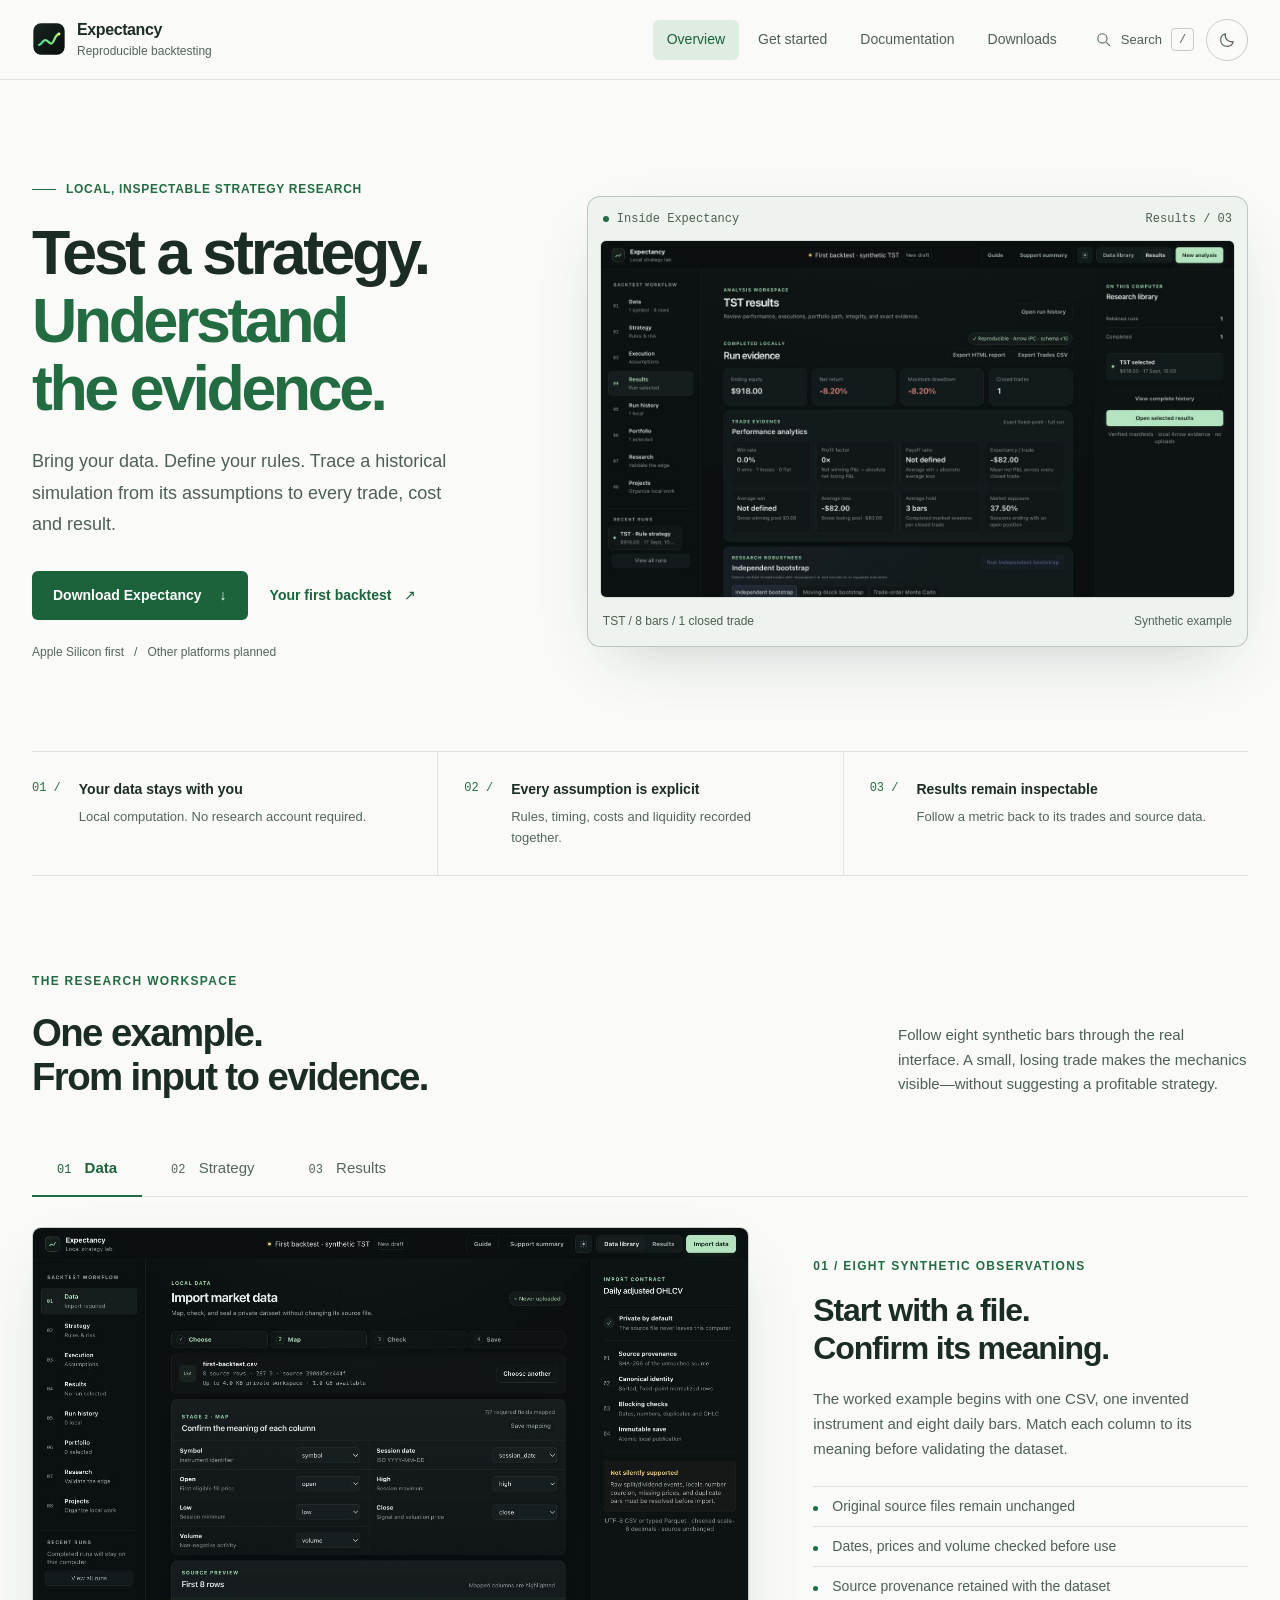
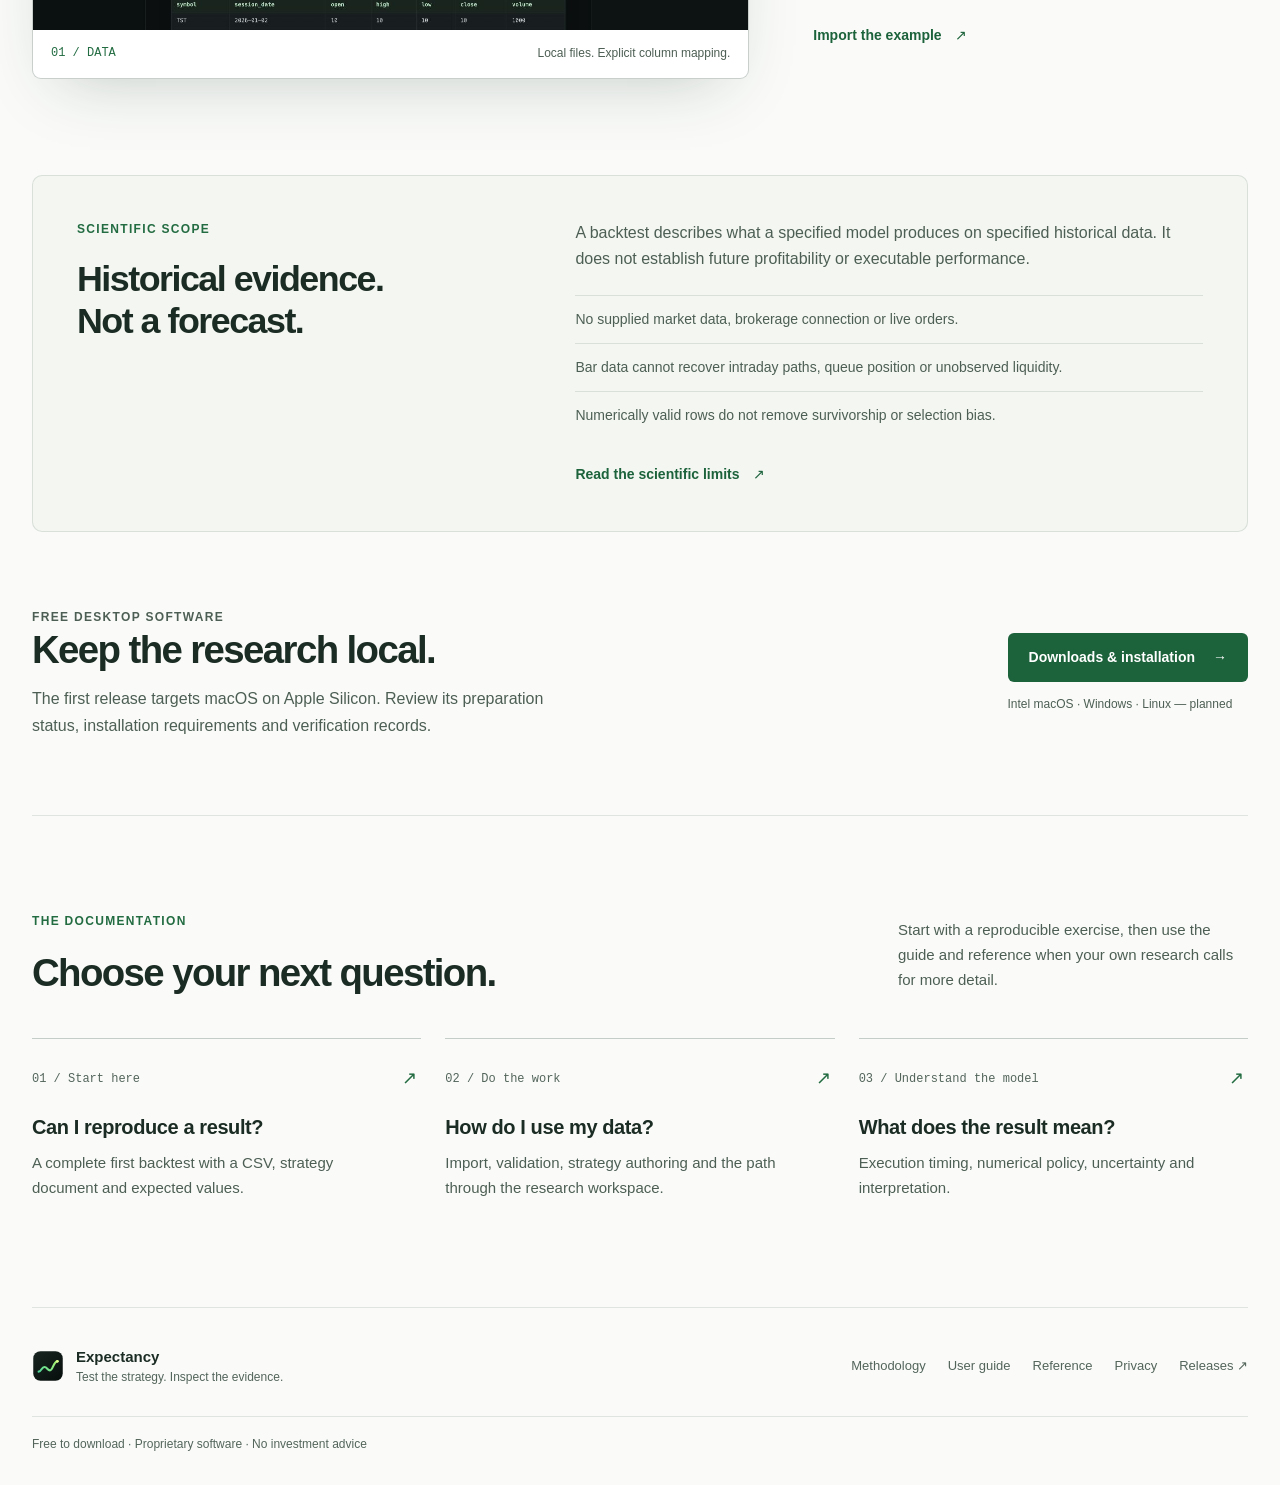
<file: docs/index.html>
<!doctype html>
<html lang="en" data-theme="dark">
  <head>
    <meta charset="utf-8">
    <meta name="viewport" content="width=device-width, initial-scale=1">
    <meta name="color-scheme" content="dark light">
    <meta name="theme-color" content="#101715">
    <meta name="referrer" content="no-referrer">
    <meta http-equiv="Content-Security-Policy" content="default-src 'self'; img-src 'self'; style-src 'self'; script-src 'self' https://static.cloudflareinsights.com/beacon.min.js; connect-src https://cloudflareinsights.com; object-src 'none'; base-uri 'none'; form-action 'none'">
    <title>Expectancy — A workspace for reproducible backtesting</title>
    <meta name="description" content="Free desktop software for trading-strategy research. Bring your own data, define a strategy, and inspect the evidence. Computation stays on your computer.">
    <meta property="og:title" content="Expectancy — Reproducible backtesting">
    <meta property="og:description" content="Free desktop software for reproducible backtesting with inspectable evidence.">
    <meta property="og:type" content="website">
    <meta property="og:url" content="https://prasoon-anand.github.io/expectancy/">
    <meta property="og:image" content="https://prasoon-anand.github.io/expectancy/assets/og.jpg">
    <meta name="twitter:card" content="summary_large_image">
    <meta name="twitter:title" content="Expectancy — Reproducible backtesting">
    <meta name="twitter:description" content="Free desktop software for reproducible backtesting with inspectable evidence.">
    <meta name="twitter:image" content="https://prasoon-anand.github.io/expectancy/assets/og.jpg">
    <link rel="icon" href="assets/logo.svg" type="image/svg+xml">
    <script src="theme.js?v=20260917"></script>
    <link rel="stylesheet" href="styles.css?v=20260917">
  </head>
  <body class="home">
    <a class="skip-link" href="#content">Skip to content</a>
    <header class="site-header">
      <a class="brand" href="index.html" aria-label="Expectancy home"><img src="assets/logo.svg" alt="" width="34" height="34"><span><strong>Expectancy</strong><small>Reproducible backtesting</small></span></a>
      <nav class="primary-nav" aria-label="Primary navigation"><a aria-current="page" href="index.html">Overview</a><a href="start.html">Get started</a><a href="guide.html">Documentation</a><a href="downloads.html">Downloads</a></nav><div class="header-tools"><a class="search-link" href="search.html" aria-label="Search documentation"><svg viewBox="0 0 24 24" aria-hidden="true"><circle cx="10.5" cy="10.5" r="6.5"/><path d="m16 16 5 5"/></svg><span>Search</span><kbd>/</kbd></a>
      <button class="theme-toggle" type="button" aria-label="Use light theme" aria-pressed="false"><svg viewBox="0 0 24 24" aria-hidden="true"><path d="M12 3v2m0 14v2M3 12h2m14 0h2M5.64 5.64l1.42 1.42m9.88 9.88 1.42 1.42m0-12.72-1.42 1.42M7.06 16.94l-1.42 1.42"/><circle cx="12" cy="12" r="4"/></svg></button></div>
    </header>
    <main id="content">
      <section class="hero section-grid" aria-labelledby="hero-title">
        <div class="hero-copy">
          <p class="eyebrow"><span class="eyebrow-line" aria-hidden="true"></span> Local, inspectable strategy research</p>
          <h1 id="hero-title">Test a strategy.<br><span>Understand<br class="desktop-break"> the evidence.</span></h1>
          <p class="lede">Bring your data. Define your rules. Trace a historical simulation from its assumptions to every trade, cost and result.</p>
          <div class="hero-actions"><a class="button primary" href="#download">Download Expectancy <span aria-hidden="true">↓</span></a><a class="text-link" href="start.html">Your first backtest <span aria-hidden="true">↗</span></a></div>
          <p class="hero-platforms">Apple Silicon first <span aria-hidden="true">/</span> Other platforms planned</p>
        </div>
        <figure class="hero-workspace">
          <div class="figure-topline"><span><i class="state implemented" aria-hidden="true"></i> Inside Expectancy</span><span>Results / 03</span></div>
          <a class="screenshot-link" href="assets/example-results.png" target="_blank" rel="noopener" data-lightbox aria-label="Enlarge the backtest results screenshot"><img src="assets/example-results.png" alt="Synthetic TST result showing ending equity of 918, a net return of minus 8.20 percent, and one closed trade." width="1422" height="800" fetchpriority="high"><span class="zoom-hint" aria-hidden="true">↗ Expand</span></a>
          <figcaption><span>TST / 8 bars / 1 closed trade</span><span class="sample-label">Synthetic example</span></figcaption>
        </figure>
      </section>
      <section class="evidence-strip" aria-label="Product principles">
        <div><span class="strip-number" aria-hidden="true">01 /</span><div><strong>Your data stays with you</strong><span>Local computation. No research account required.</span></div></div>
        <div><span class="strip-number" aria-hidden="true">02 /</span><div><strong>Every assumption is explicit</strong><span>Rules, timing, costs and liquidity recorded together.</span></div></div>
        <div><span class="strip-number" aria-hidden="true">03 /</span><div><strong>Results remain inspectable</strong><span>Follow a metric back to its trades and source data.</span></div></div>
      </section>
      <section id="workspace" class="workspace-section section-grid" aria-labelledby="workspace-title">
        <div class="section-intro"><div><p class="eyebrow">The research workspace</p><h2 id="workspace-title">One example.<br>From input to evidence.</h2></div><p>Follow eight synthetic bars through the real interface. A small, losing trade makes the mechanics visible—without suggesting a profitable strategy.</p></div>
        <div class="workspace-tabs" role="tablist" aria-label="Explore the workspace" hidden>
          <button type="button" role="tab" id="tab-data" aria-controls="panel-data" aria-selected="true" tabindex="0"><span>01</span> Data</button>
          <button type="button" role="tab" id="tab-strategy" aria-controls="panel-strategy" aria-selected="false" tabindex="-1"><span>02</span> Strategy</button>
          <button type="button" role="tab" id="tab-results" aria-controls="panel-results" aria-selected="false" tabindex="-1"><span>03</span> Results</button>
        </div>
        <div class="workspace-panel product-figure" id="panel-data" role="tabpanel" aria-labelledby="tab-data" tabindex="0">
          <figure class="screen-frame"><a class="screenshot-link" href="assets/example-import.png" data-lightbox target="_blank" rel="noopener" aria-label="Enlarge the data import screenshot"><img src="assets/example-import.png" alt="Synthetic TST CSV with seven mapped columns and a source preview." width="1422" height="800" loading="lazy"><span class="zoom-hint" aria-hidden="true">↗ Expand</span></a><figcaption><span>01 / DATA</span><span>Local files. Explicit column mapping.</span></figcaption></figure>
          <div class="workspace-copy"><p class="eyebrow">01 / Eight synthetic observations</p><h3>Start with a file.<br>Confirm its meaning.</h3><p>The worked example begins with one CSV, one invented instrument and eight daily bars. Match each column to its meaning before validating the dataset.</p><ul class="figure-points"><li>Original source files remain unchanged</li><li>Dates, prices and volume checked before use</li><li>Source provenance retained with the dataset</li></ul><a class="text-link" href="start.html#import">Import the example <span aria-hidden="true">↗</span></a></div>
        </div>
        <div class="workspace-panel product-figure" id="panel-strategy" role="tabpanel" aria-labelledby="tab-strategy" tabindex="0">
          <figure class="screen-frame"><a class="screenshot-link" href="assets/example-strategy.png" data-lightbox target="_blank" rel="noopener" aria-label="Enlarge the strategy editor screenshot"><img src="assets/example-strategy.png" alt="Visual strategy editor for the synthetic TST 2/3-period moving-average crossover." width="1422" height="800" loading="lazy"><span class="zoom-hint" aria-hidden="true">↗ Expand</span></a><figcaption><span>02 / STRATEGY</span><span>SMA(2) / SMA(3) · long-only</span></figcaption></figure>
          <div class="workspace-copy"><p class="eyebrow">02 / A two-rule specification</p><h3>Write the rule.<br>Separate the execution.</h3><p>Enter when the 2-period simple moving average crosses above the 3-period average. Exit on the reverse crossing. Decisions use completed closes; orders fill at the next imported open.</p><ul class="figure-points"><li>Visual rules or a typed strategy document</li><li>Fixed quantity of 10 for this example</li><li>Commission and slippage stated before the run</li></ul><a class="text-link" href="start.html#rules">Set up the two rules <span aria-hidden="true">↗</span></a></div>
        </div>
        <div class="workspace-panel product-figure" id="panel-results" role="tabpanel" aria-labelledby="tab-results" tabindex="0">
          <figure class="screen-frame"><a class="screenshot-link" href="assets/example-results.png" data-lightbox target="_blank" rel="noopener" aria-label="Enlarge the results workspace screenshot"><img src="assets/example-results.png" alt="Synthetic backtest results showing equity, drawdown, exposure and attribution." width="1422" height="800" loading="lazy"><span class="zoom-hint" aria-hidden="true">↗ Expand</span></a><figcaption><span>03 / RESULTS</span><span>Verified example · −8.20% net return.</span></figcaption></figure>
          <div class="workspace-copy"><p class="eyebrow">03 / A result to reconcile</p><h3>Explain the loss.<br>Account for every unit.</h3><p>Buy 10 units at 13; sell at 5. Two fees of 1 turn a gross loss of 80 into a net loss of 82. Ending equity is 918 from starting cash of 1,000.</p><ul class="figure-points"><li>Single-symbol and backtest results</li><li>Orders, fills, cash and ledger evidence</li><li>Verified comparisons between saved runs</li></ul><a class="text-link" href="start.html#inspect">Reconcile the result <span aria-hidden="true">↗</span></a></div>
        </div>
      </section>
      <section class="limitations section-grid" aria-labelledby="limitations-title"><div><p class="eyebrow">Scientific scope</p><h2 id="limitations-title">Historical evidence.<br>Not a forecast.</h2></div><div><p>A backtest describes what a specified model produces on specified historical data. It does not establish future profitability or executable performance.</p><ul class="limit-list"><li>No supplied market data, brokerage connection or live orders.</li><li>Bar data cannot recover intraday paths, queue position or unobserved liquidity.</li><li>Numerically valid rows do not remove survivorship or selection bias.</li></ul><a class="text-link" href="reference.html#limits">Read the scientific limits <span aria-hidden="true">↗</span></a></div></section>
      <section id="download" class="download-band section-grid"><div><p class="eyebrow">Free desktop software</p><h2>Keep the research local.</h2><p>The first release targets macOS on Apple Silicon. Review its preparation status, installation requirements and verification records.</p></div><div><a class="button primary" href="downloads.html">Downloads &amp; installation <span aria-hidden="true">→</span></a><p>Intel macOS · Windows · Linux — planned</p></div></section>
      <section class="resource-index section-grid" aria-labelledby="resources-title"><div class="section-intro"><div><p class="eyebrow">The documentation</p><h2 id="resources-title">Choose your next question.</h2></div><p>Start with a reproducible exercise, then use the guide and reference when your own research calls for more detail.</p></div><div class="resource-grid"><a href="start.html"><span>01 / Start here</span><h3>Can I reproduce a result?</h3><p>A complete first backtest with a CSV, strategy document and expected values.</p><b aria-hidden="true">↗</b></a><a href="guide.html"><span>02 / Do the work</span><h3>How do I use my data?</h3><p>Import, validation, strategy authoring and the path through the research workspace.</p><b aria-hidden="true">↗</b></a><a href="methodology.html"><span>03 / Understand the model</span><h3>What does the result mean?</h3><p>Execution timing, numerical policy, uncertainty and interpretation.</p><b aria-hidden="true">↗</b></a></div></section>
    </main>
    <footer class="site-footer"><div class="footer-brand"><img src="assets/logo.svg" alt="" width="32" height="32"><p><strong>Expectancy</strong><span>Test the strategy. Inspect the evidence.</span></p></div><div class="footer-links"><a href="methodology.html">Methodology</a><a href="guide.html">User guide</a><a href="reference.html">Reference</a><a href="reference.html#privacy">Privacy</a><a href="https://github.com/prasoon-anand/expectancy/releases">Releases ↗</a></div><p class="legal">Free to download · Proprietary software · No investment advice</p></footer>
    <script src="analytics.js?v=20260904"></script>
    <script src="script.js?v=20260917"></script>
  </body>
</html>
</file>
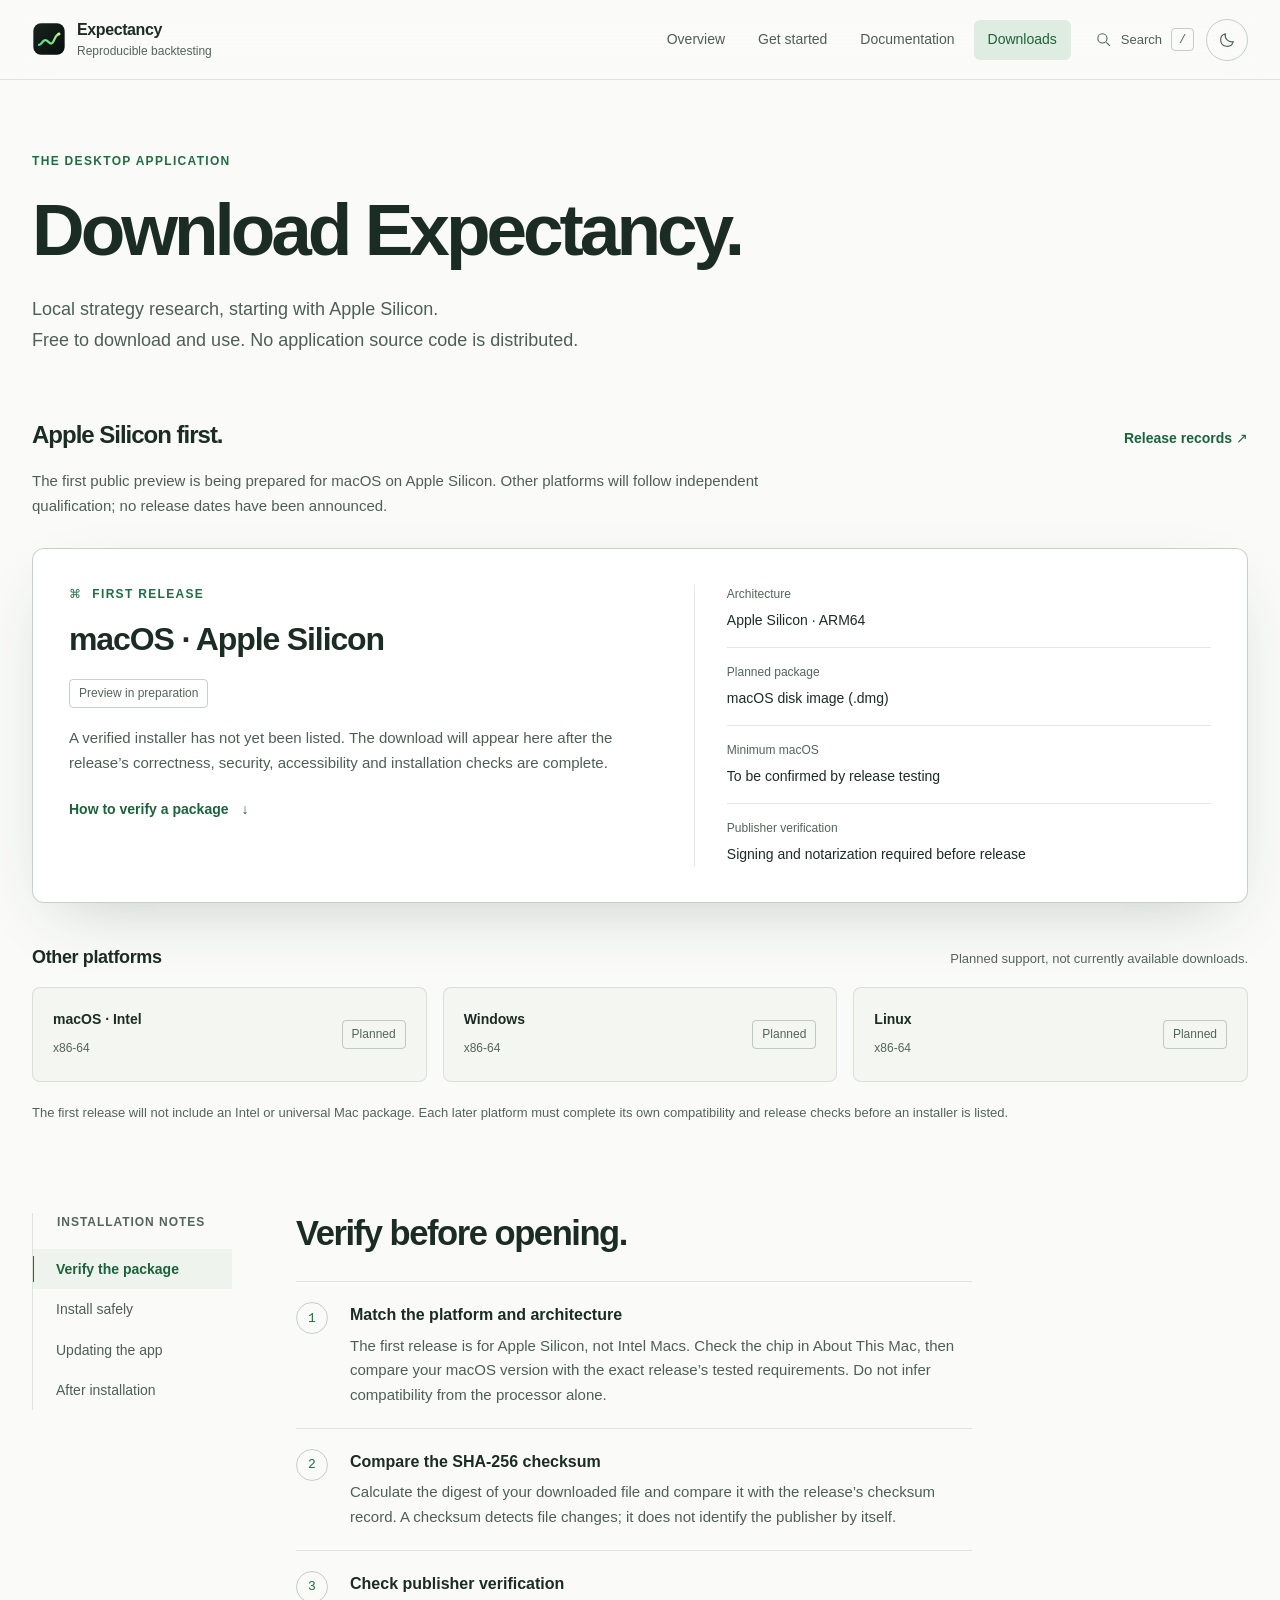
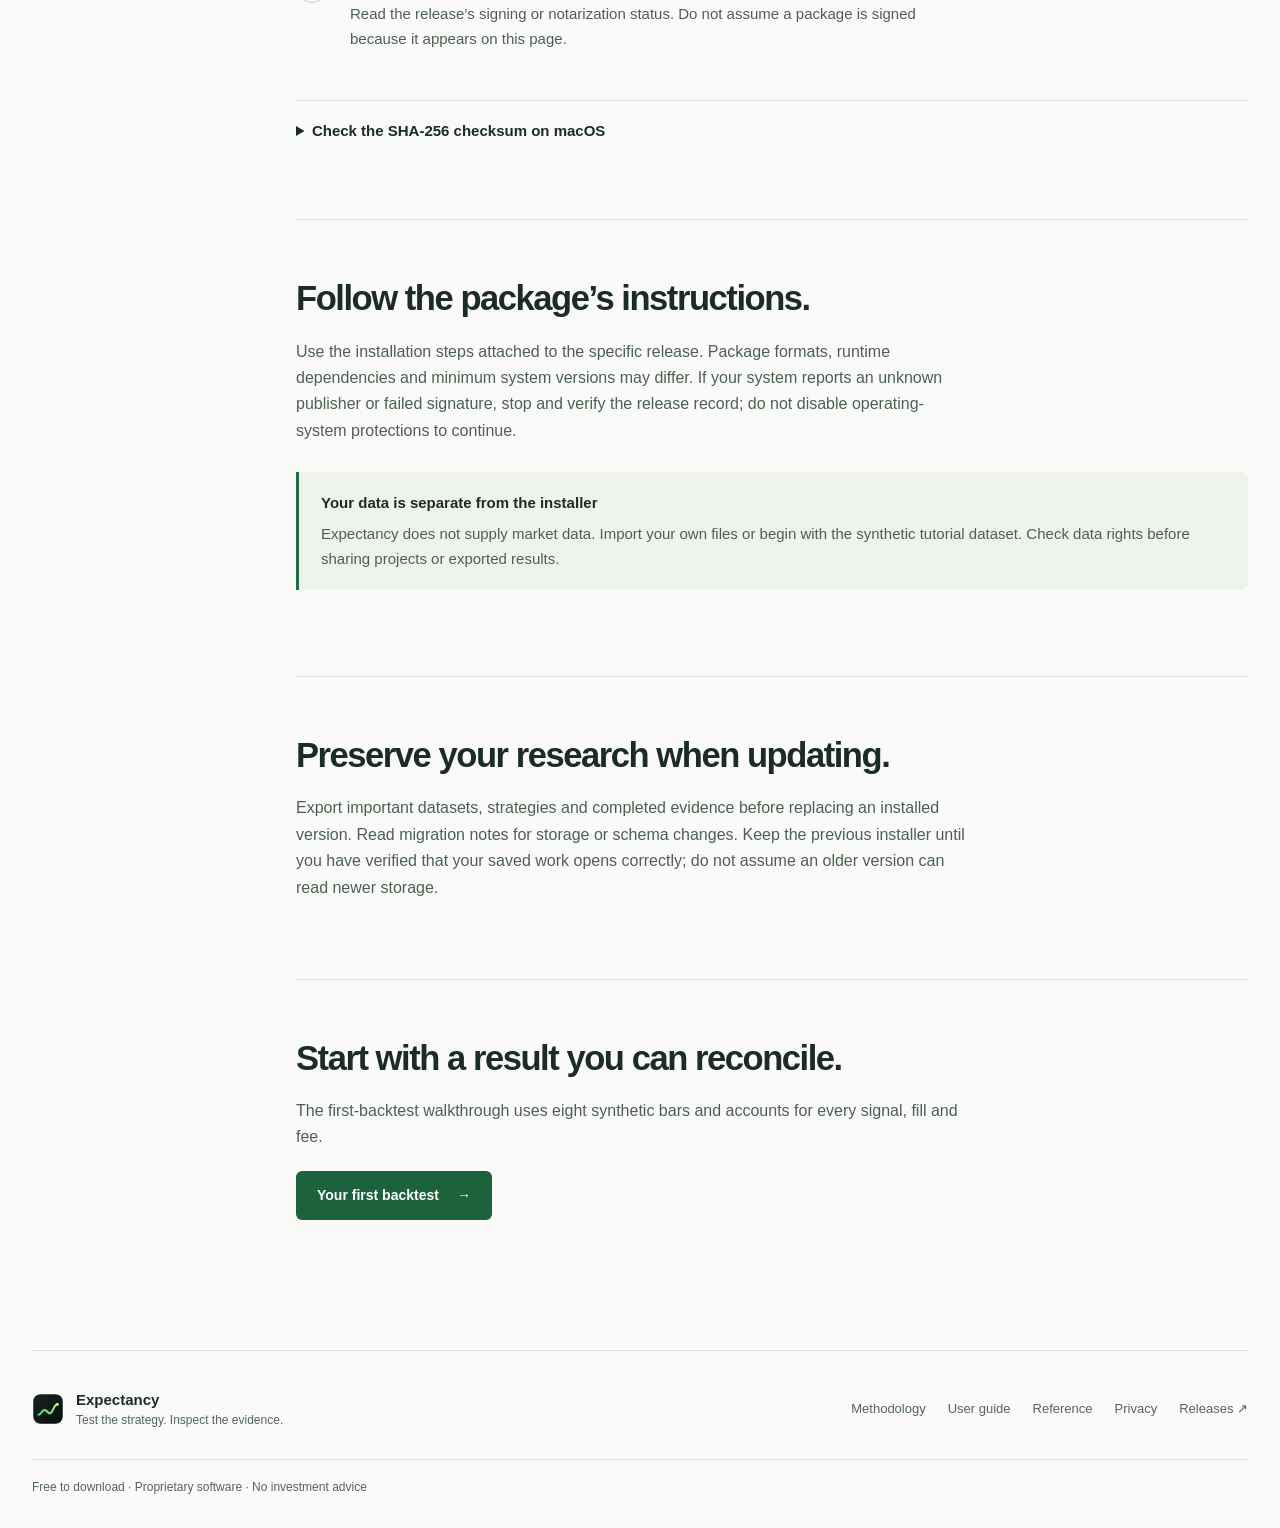
<file: docs/downloads.html>
<!doctype html>
<html lang="en" data-theme="dark">
  <head>
    <meta charset="utf-8">
    <meta name="viewport" content="width=device-width, initial-scale=1">
    <meta name="color-scheme" content="dark light">
    <meta name="theme-color" content="#101715">
    <meta name="referrer" content="no-referrer">
    <meta http-equiv="Content-Security-Policy" content="default-src 'self'; img-src 'self'; style-src 'self'; script-src 'self' https://static.cloudflareinsights.com/beacon.min.js; connect-src https://cloudflareinsights.com; object-src 'none'; base-uri 'none'; form-action 'none'">
    <title>Downloads — Expectancy</title>
    <meta name="description" content="Expectancy for Apple Silicon macOS: first-release preparation, installer verification, and planned platforms.">
    <meta property="og:title" content="Downloads — Expectancy">
    <meta property="og:description" content="Expectancy for Apple Silicon macOS: first-release preparation, installer verification, and planned platforms.">
    <meta property="og:type" content="website">
    <meta property="og:url" content="https://prasoon-anand.github.io/expectancy/downloads.html">
    <meta property="og:image" content="https://prasoon-anand.github.io/expectancy/assets/og.jpg">
    <meta name="twitter:card" content="summary_large_image">
    <meta name="twitter:title" content="Downloads — Expectancy">
    <meta name="twitter:description" content="Expectancy for Apple Silicon macOS: first-release preparation, installer verification, and planned platforms.">
    <meta name="twitter:image" content="https://prasoon-anand.github.io/expectancy/assets/og.jpg">
    <link rel="icon" href="assets/logo.svg" type="image/svg+xml">
    <script src="theme.js?v=20260917"></script>
    <link rel="stylesheet" href="styles.css?v=20260917">
  </head>
  <body>
<a class="skip-link" href="#content">Skip to content</a>
    <header class="site-header">
      <a class="brand" href="index.html" aria-label="Expectancy home"><img src="assets/logo.svg" alt="" width="34" height="34"><span><strong>Expectancy</strong><small>Reproducible backtesting</small></span></a>
      <nav class="primary-nav" aria-label="Primary navigation"><a href="index.html">Overview</a><a href="start.html">Get started</a><a href="guide.html">Documentation</a><a aria-current="page" href="downloads.html">Downloads</a></nav><div class="header-tools"><a class="search-link" href="search.html" aria-label="Search documentation"><svg viewBox="0 0 24 24" aria-hidden="true"><circle cx="10.5" cy="10.5" r="6.5"/><path d="m16 16 5 5"/></svg><span>Search</span><kbd>/</kbd></a>
      <button class="theme-toggle" type="button" aria-label="Use light theme" aria-pressed="false"><svg viewBox="0 0 24 24" aria-hidden="true"><path d="M12 3v2m0 14v2M3 12h2m14 0h2M5.64 5.64l1.42 1.42m9.88 9.88 1.42 1.42m0-12.72-1.42 1.42M7.06 16.94l-1.42 1.42"/><circle cx="12" cy="12" r="4"/></svg></button></div>
    </header>

<main id="content" class="document-shell">
<header class="document-hero"><p class="eyebrow">The desktop application</p><h1>Download Expectancy.</h1><p class="lede">Local strategy research, starting with Apple Silicon.<br>Free to download and use. No application source code is distributed.</p></header>
<section id="release" class="release-section" aria-labelledby="packages">
<div class="release-heading"><h2 id="packages">Apple Silicon first.</h2><a class="text-link" href="https://github.com/prasoon-anand/expectancy/releases">Release records ↗</a></div>
<p class="release-note">The first public preview is being prepared for macOS on Apple Silicon. Other platforms will follow independent qualification; no release dates have been announced.</p>
<article class="first-release-card" id="macos">
<div class="first-release-copy"><p class="eyebrow"><span aria-hidden="true">⌘</span> First release</p><h3>macOS · Apple Silicon</h3><span class="availability release-preparing">Preview in preparation</span><p>A verified installer has not yet been listed. The download will appear here after the release’s correctness, security, accessibility and installation checks are complete.</p><a class="text-link" href="#verify">How to verify a package <span aria-hidden="true">↓</span></a></div>
<dl class="release-facts"><div><dt>Architecture</dt><dd>Apple Silicon · ARM64</dd></div><div><dt>Planned package</dt><dd>macOS disk image (.dmg)</dd></div><div><dt>Minimum macOS</dt><dd>To be confirmed by release testing</dd></div><div><dt>Publisher verification</dt><dd>Signing and notarization required before release</dd></div></dl>
</article>
<div class="planned-heading"><h3>Other platforms</h3><p>Planned support, not currently available downloads.</p></div>
<ul class="planned-platforms" aria-label="Planned platforms">
<li id="macos-intel"><div><strong>macOS · Intel</strong><span>x86-64</span></div><span class="availability">Planned</span></li>
<li id="windows"><div><strong>Windows</strong><span>x86-64</span></div><span class="availability">Planned</span></li>
<li id="linux"><div><strong>Linux</strong><span>x86-64</span></div><span class="availability">Planned</span></li>
</ul>
<p class="caption-note">The first release will not include an Intel or universal Mac package. Each later platform must complete its own compatibility and release checks before an installer is listed.</p>
</section>
<div class="document-layout"><aside class="toc" aria-label="On this page"><p>Installation notes</p><a href="#verify">Verify the package</a><a href="#install">Install safely</a><a href="#update">Updating the app</a><a href="#start">After installation</a></aside><article class="prose">
<section id="verify"><h2>Verify before opening.</h2><ol class="instruction-list"><li><span>1</span><div><strong>Match the platform and architecture</strong><p>The first release is for Apple Silicon, not Intel Macs. Check the chip in About This Mac, then compare your macOS version with the exact release’s tested requirements. Do not infer compatibility from the processor alone.</p></div></li><li><span>2</span><div><strong>Compare the SHA-256 checksum</strong><p>Calculate the digest of your downloaded file and compare it with the release’s checksum record. A checksum detects file changes; it does not identify the publisher by itself.</p></div></li><li><span>3</span><div><strong>Check publisher verification</strong><p>Read the release’s signing or notarization status. Do not assume a package is signed because it appears on this page.</p></div></li></ol><details><summary>Check the SHA-256 checksum on macOS</summary><p>In Terminal, replace the quoted filename with the exact path to your downloaded disk image. Compare the output with the checksum in that release’s record.</p><pre><code>shasum -a 256 "Expectancy.dmg"</code></pre><p>This checks the file’s digest, not its signing identity or notarization status.</p></details></section>
<section id="install"><h2>Follow the package’s instructions.</h2><p>Use the installation steps attached to the specific release. Package formats, runtime dependencies and minimum system versions may differ. If your system reports an unknown publisher or failed signature, stop and verify the release record; do not disable operating-system protections to continue.</p><div class="callout"><strong>Your data is separate from the installer</strong><p>Expectancy does not supply market data. Import your own files or begin with the synthetic tutorial dataset. Check data rights before sharing projects or exported results.</p></div></section>
<section id="update"><h2>Preserve your research when updating.</h2><p>Export important datasets, strategies and completed evidence before replacing an installed version. Read migration notes for storage or schema changes. Keep the previous installer until you have verified that your saved work opens correctly; do not assume an older version can read newer storage.</p></section>
<section id="start"><h2>Start with a result you can reconcile.</h2><p>The first-backtest walkthrough uses eight synthetic bars and accounts for every signal, fill and fee.</p><a class="button primary" href="start.html">Your first backtest <span aria-hidden="true">→</span></a></section>
</article></div></main>
    <footer class="site-footer"><div class="footer-brand"><img src="assets/logo.svg" alt="" width="32" height="32"><p><strong>Expectancy</strong><span>Test the strategy. Inspect the evidence.</span></p></div><div class="footer-links"><a href="methodology.html">Methodology</a><a href="guide.html">User guide</a><a href="reference.html">Reference</a><a href="reference.html#privacy">Privacy</a><a href="https://github.com/prasoon-anand/expectancy/releases">Releases ↗</a></div><p class="legal">Free to download · Proprietary software · No investment advice</p></footer>
<script src="analytics.js?v=20260904"></script><script src="script.js?v=20260917"></script>
</body></html>
</file>
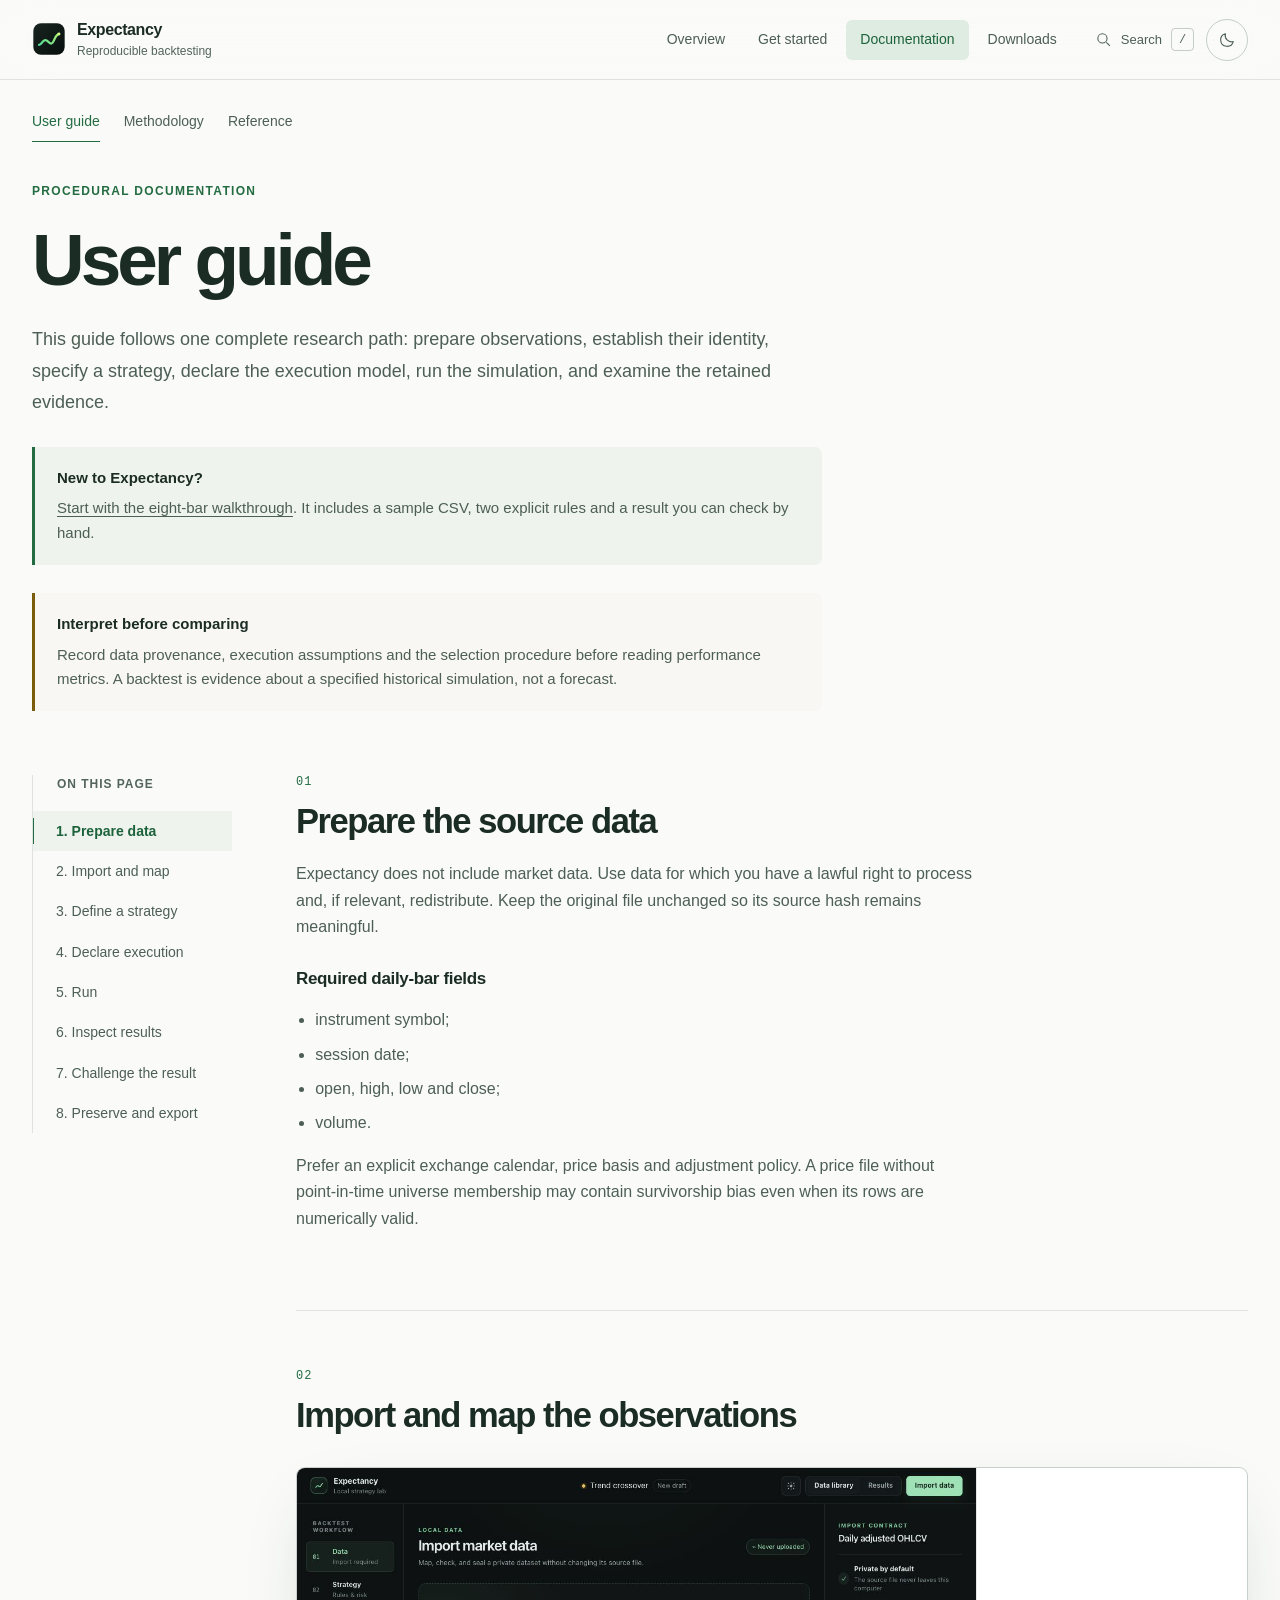
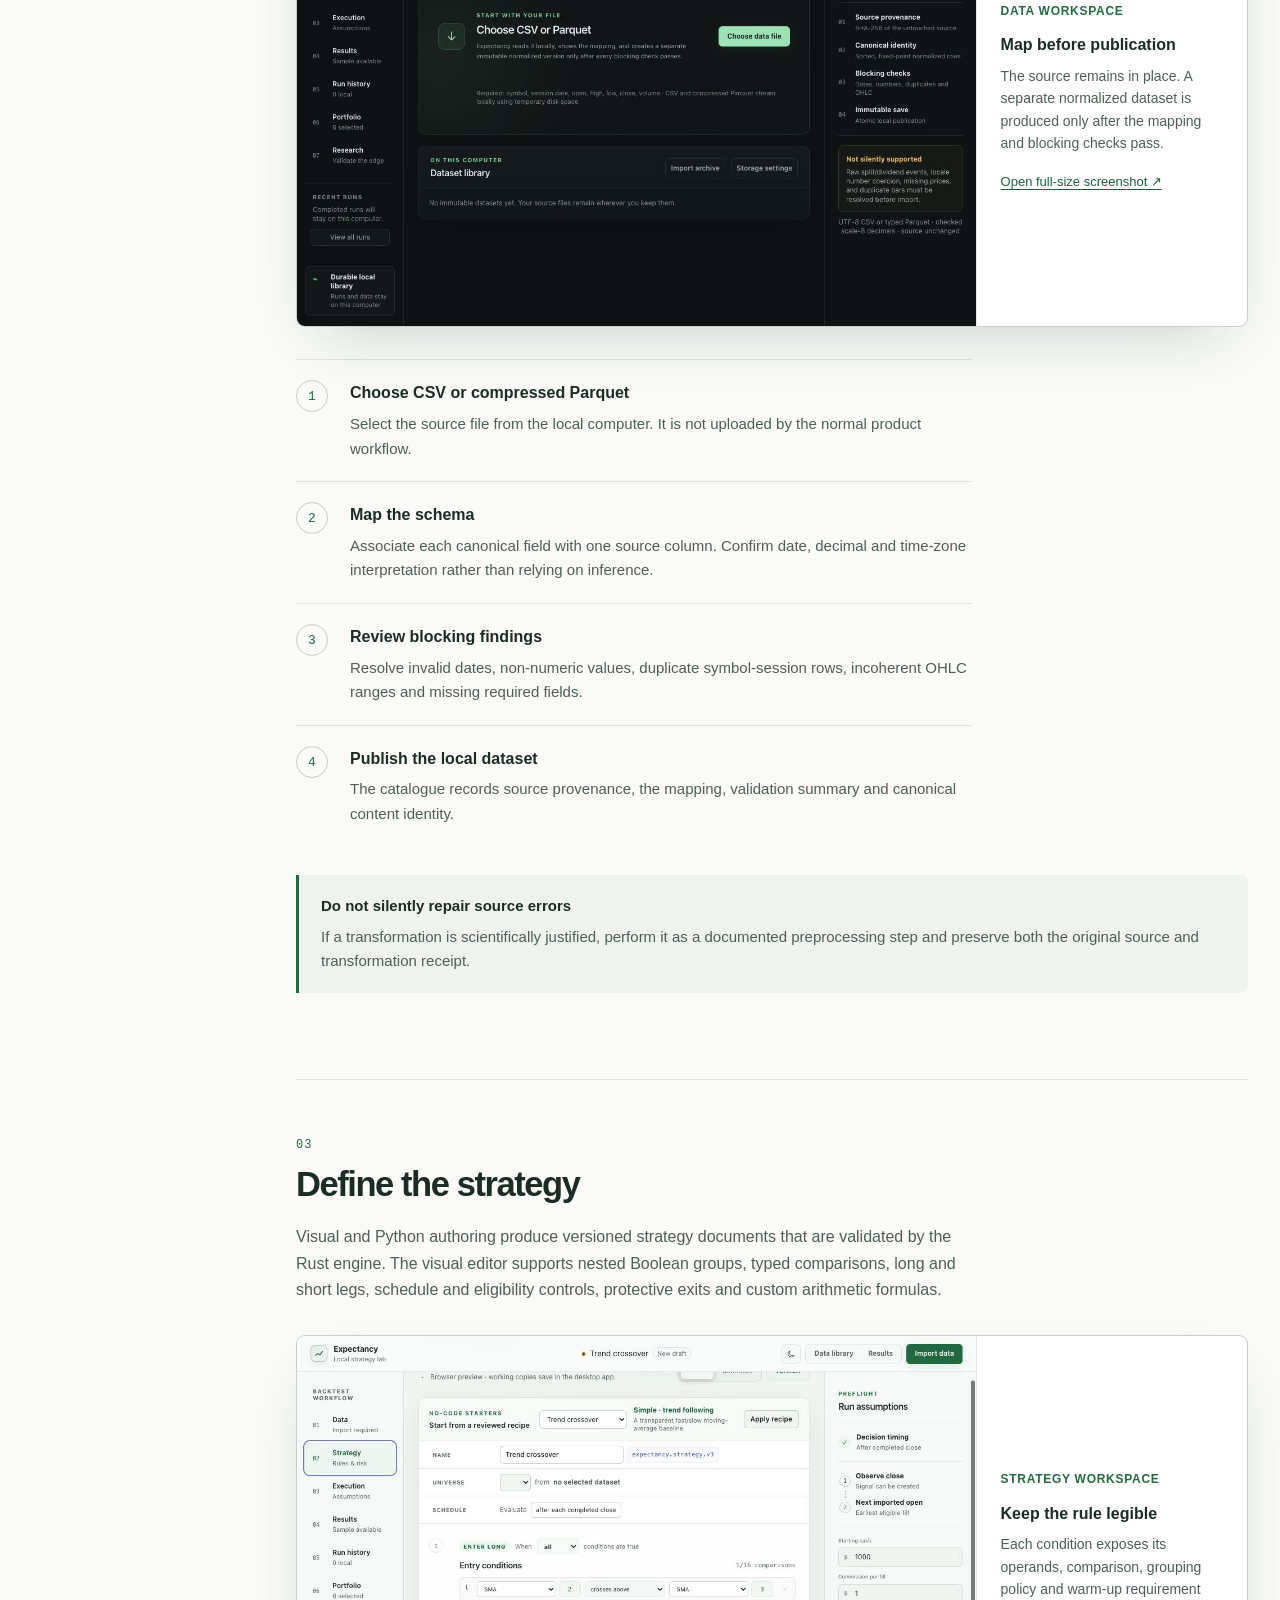
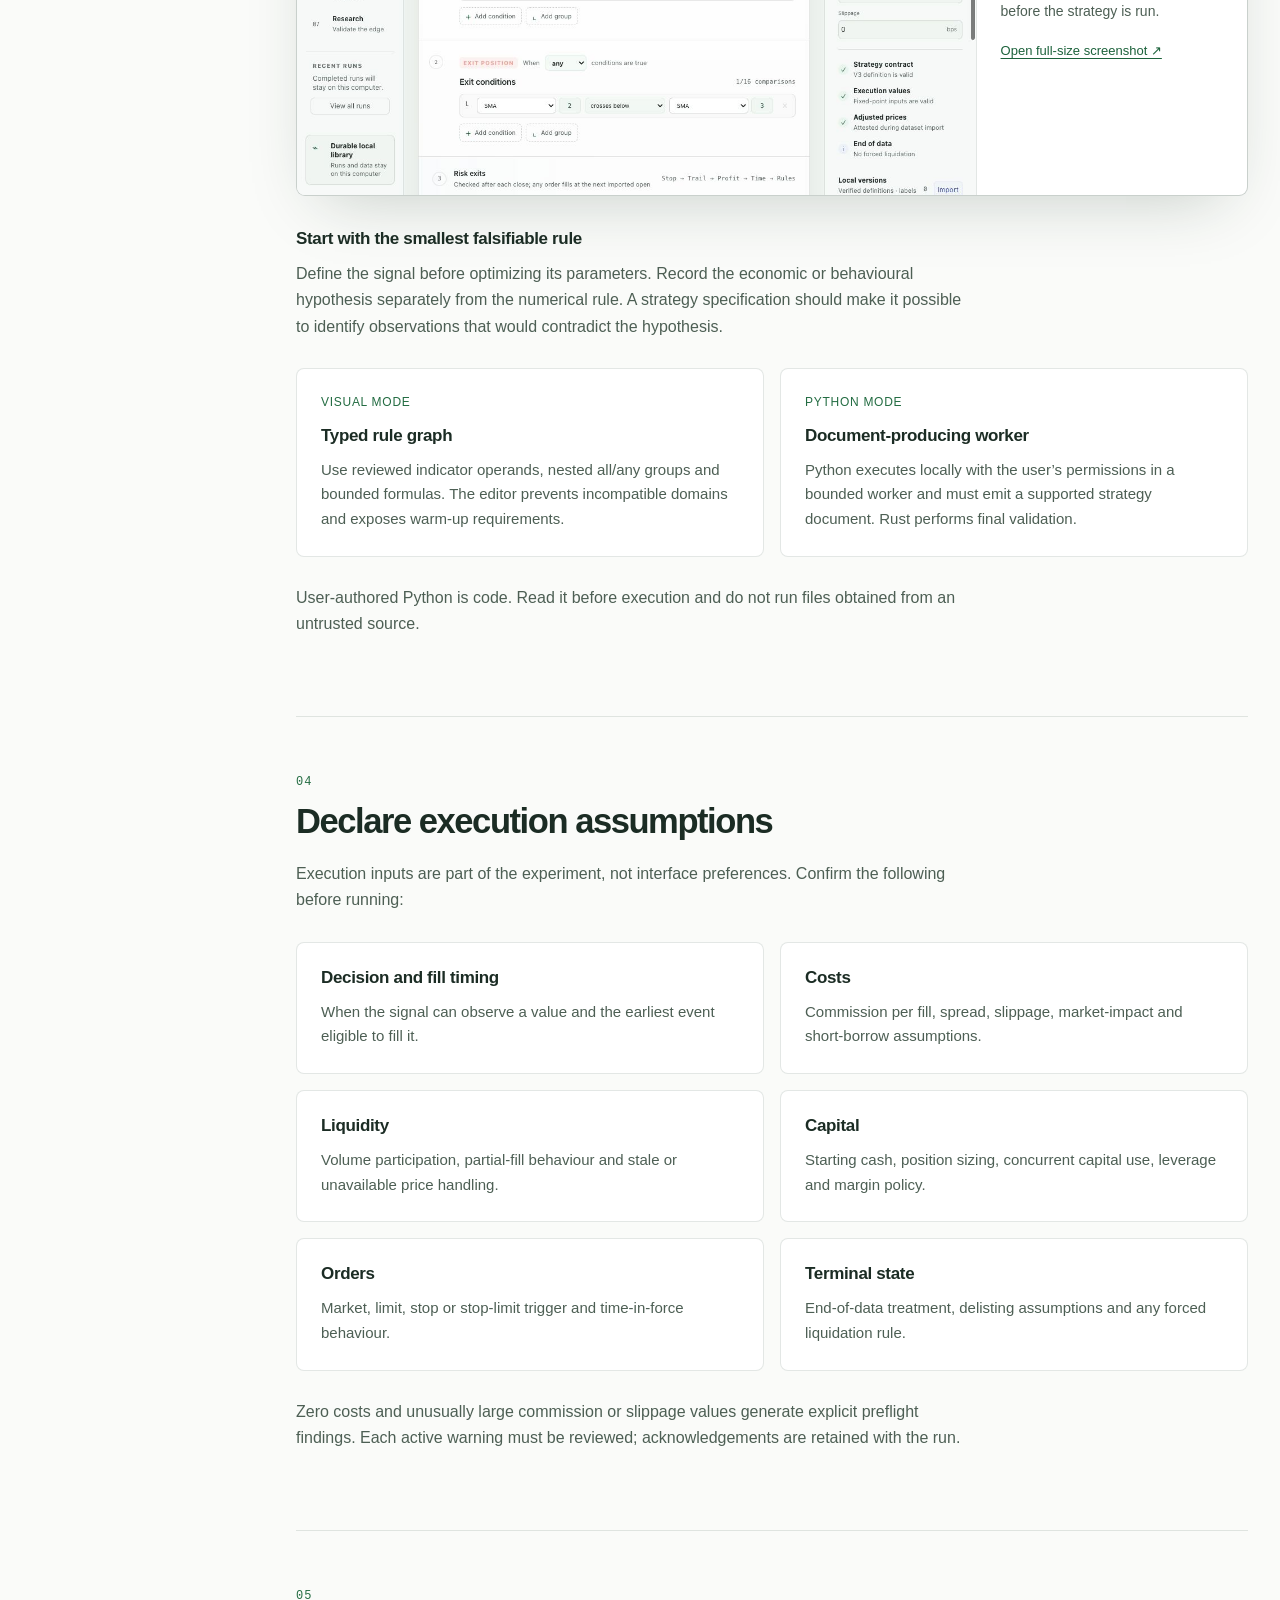
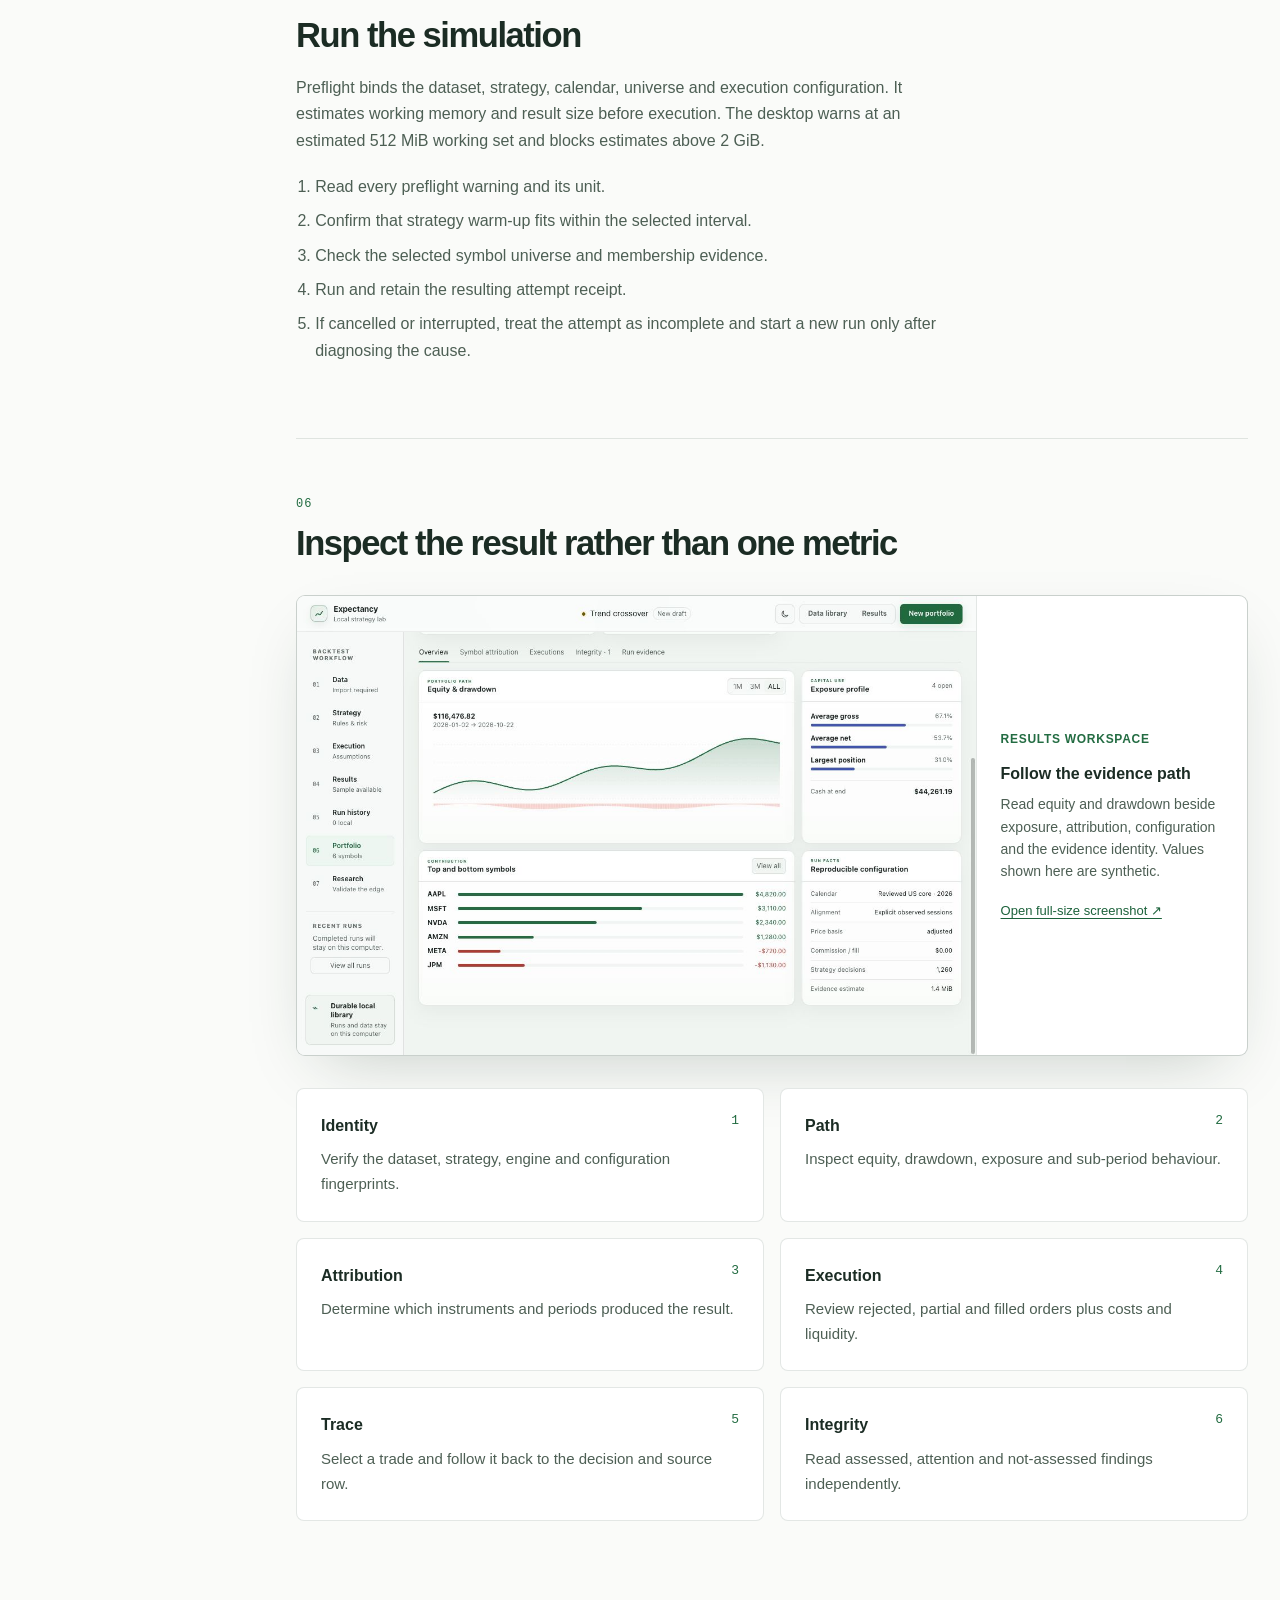
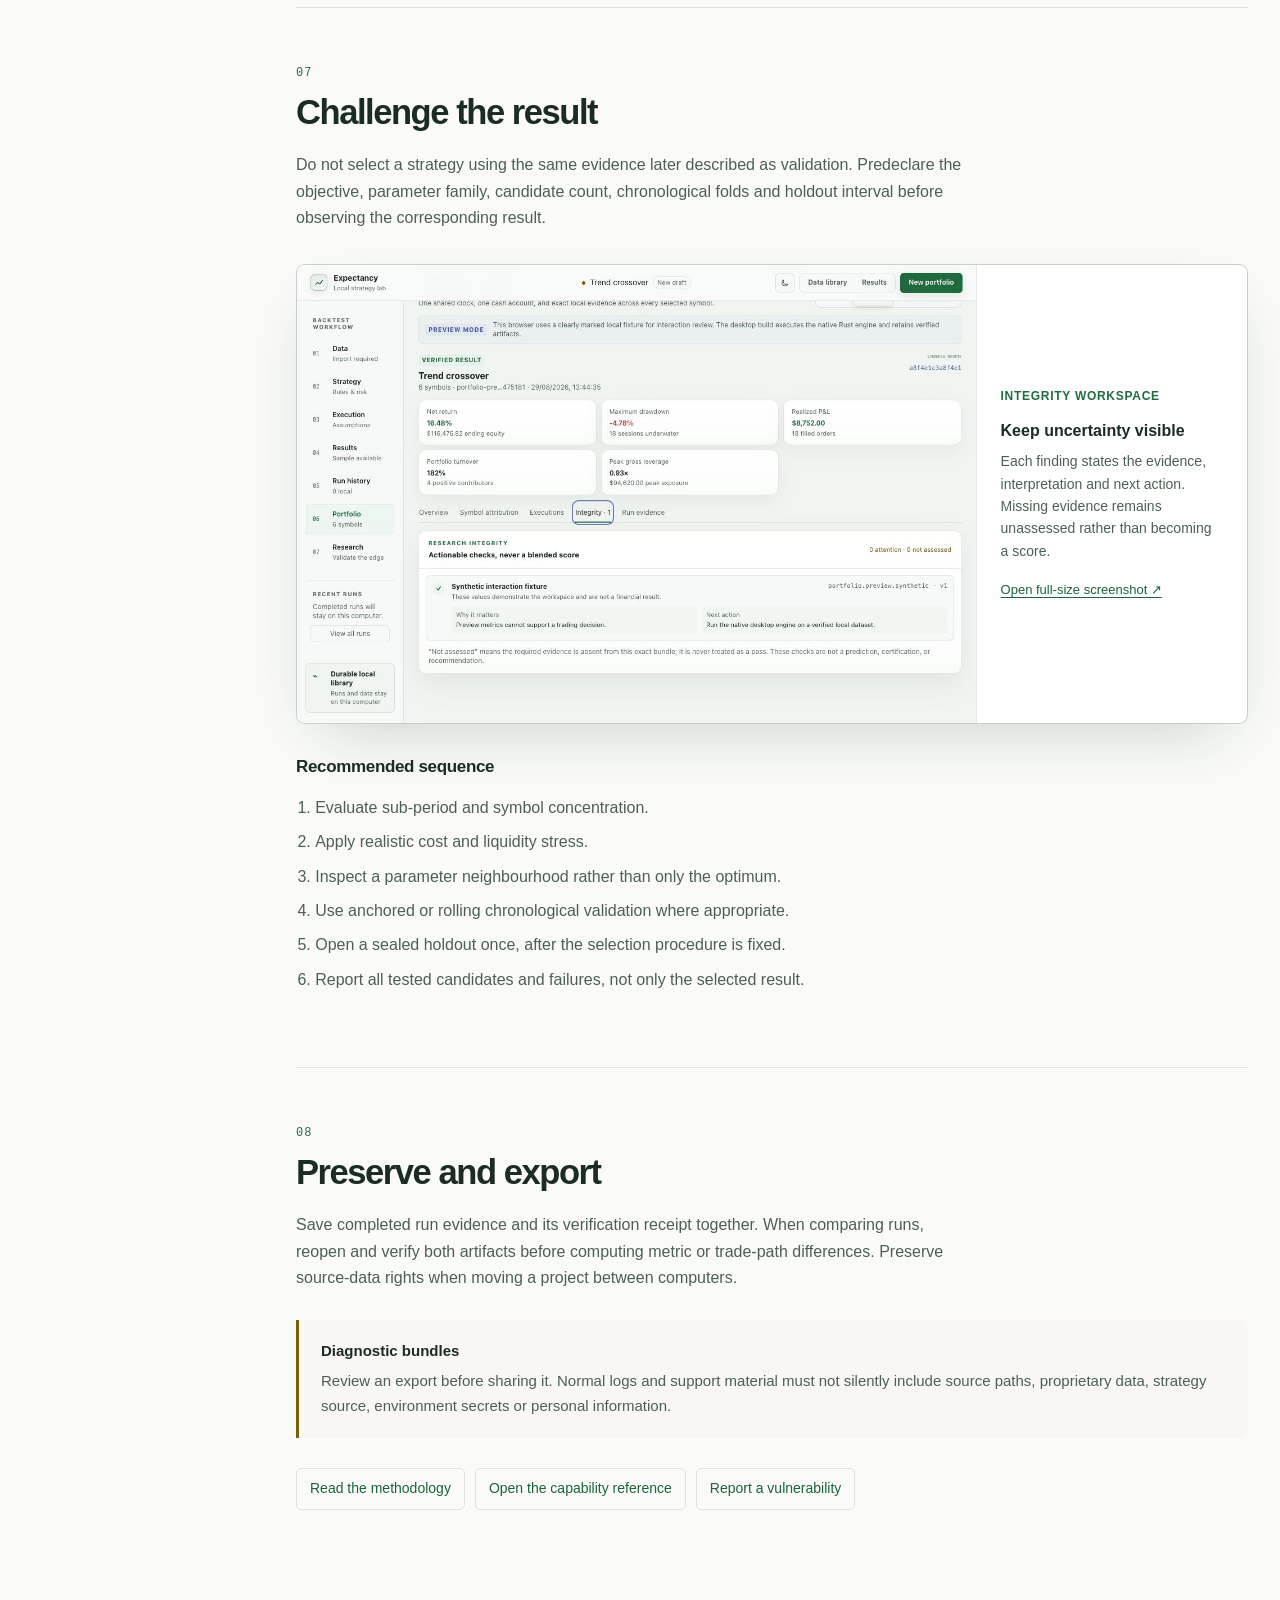
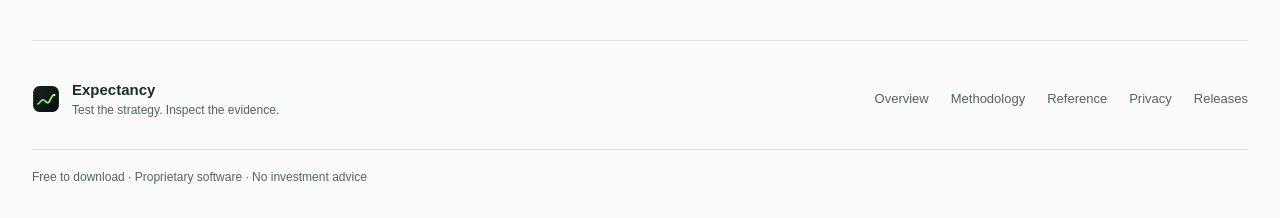
<file: docs/guide.html>
<!doctype html>
<html lang="en" data-theme="dark">
  <head>
    <meta charset="utf-8">
    <meta name="viewport" content="width=device-width, initial-scale=1">
    <meta name="color-scheme" content="dark light">
    <meta name="theme-color" content="#0a0f10">
    <meta name="referrer" content="no-referrer">
    <meta http-equiv="Content-Security-Policy" content="default-src 'self'; img-src 'self'; style-src 'self'; script-src 'self' https://static.cloudflareinsights.com/beacon.min.js; connect-src https://cloudflareinsights.com; object-src 'none'; base-uri 'none'; form-action 'none'">
    <title>User guide — Expectancy</title>
    <meta name="description" content="A procedural guide to importing data, defining strategies, running simulations and inspecting evidence in Expectancy.">
    <meta property="og:title" content="Expectancy user guide"><meta property="og:description" content="A procedural guide from source data to inspectable result evidence."><meta property="og:type" content="article"><meta property="og:url" content="https://prasoon-anand.github.io/expectancy/guide.html"><meta property="og:image" content="https://prasoon-anand.github.io/expectancy/assets/og.jpg"><meta name="twitter:card" content="summary_large_image">
    <script src="theme.js?v=20260917"></script>
    <link rel="icon" href="assets/logo.svg" type="image/svg+xml"><link rel="stylesheet" href="styles.css?v=20260917">
  </head>
  <body>
    <a class="skip-link" href="#content">Skip to content</a>
    <header class="site-header"><a class="brand" href="index.html" aria-label="Expectancy home"><img src="assets/logo.svg" alt="" width="34" height="34"><span><strong>Expectancy</strong><small>Reproducible backtesting</small></span></a><nav class="primary-nav" aria-label="Primary navigation"><a href="index.html">Overview</a><a href="start.html">Get started</a><a aria-current="page" href="guide.html">Documentation</a><a href="downloads.html">Downloads</a></nav><div class="header-tools"><a class="search-link" href="search.html" aria-label="Search documentation"><svg viewBox="0 0 24 24" aria-hidden="true"><circle cx="10.5" cy="10.5" r="6.5"/><path d="m16 16 5 5"/></svg><span>Search</span><kbd>/</kbd></a><button class="theme-toggle" type="button" aria-label="Use light theme" aria-pressed="false"><svg viewBox="0 0 24 24" aria-hidden="true"><path d="M12 3v2m0 14v2M3 12h2m14 0h2M5.64 5.64l1.42 1.42m9.88 9.88 1.42 1.42m0-12.72-1.42 1.42M7.06 16.94l-1.42 1.42"/><circle cx="12" cy="12" r="4"/></svg></button></div></header>

    <main id="content" class="document-shell">
      <nav class="document-nav" aria-label="Documentation"><a aria-current="page" href="guide.html">User guide</a><a href="methodology.html">Methodology</a><a href="reference.html">Reference</a></nav><header class="document-hero"><p class="eyebrow">Procedural documentation</p><h1>User guide</h1><p class="lede">This guide follows one complete research path: prepare observations, establish their identity, specify a strategy, declare the execution model, run the simulation, and examine the retained evidence.</p><div class="callout"><strong>New to Expectancy?</strong><p><a href="start.html">Start with the eight-bar walkthrough</a>. It includes a sample CSV, two explicit rules and a result you can check by hand.</p></div><div class="callout caution"><strong>Interpret before comparing</strong><p>Record data provenance, execution assumptions and the selection procedure before reading performance metrics. A backtest is evidence about a specified historical simulation, not a forecast.</p></div></header>

      <div class="document-layout">
        <aside class="toc" aria-label="On this page"><p>On this page</p><a href="#prepare">1. Prepare data</a><a href="#import">2. Import and map</a><a href="#strategy">3. Define a strategy</a><a href="#execution">4. Declare execution</a><a href="#run">5. Run</a><a href="#results">6. Inspect results</a><a href="#research">7. Challenge the result</a><a href="#export">8. Preserve and export</a></aside>
        <article class="prose guide-prose">
          <section id="prepare"><p class="section-number">01</p><h2>Prepare the source data</h2><p>Expectancy does not include market data. Use data for which you have a lawful right to process and, if relevant, redistribute. Keep the original file unchanged so its source hash remains meaningful.</p><h3>Required daily-bar fields</h3><ul><li>instrument symbol;</li><li>session date;</li><li>open, high, low and close;</li><li>volume.</li></ul><p>Prefer an explicit exchange calendar, price basis and adjustment policy. A price file without point-in-time universe membership may contain survivorship bias even when its rows are numerically valid.</p></section>

          <section id="import"><p class="section-number">02</p><h2>Import and map the observations</h2><figure class="inline-figure"><img src="assets/data-import.jpg" alt="The local data-import page with file selection and the stated import contract." width="1208" height="816"><figcaption><span class="figure-kicker">Data workspace</span><strong>Map before publication</strong><p>The source remains in place. A separate normalized dataset is produced only after the mapping and blocking checks pass.</p><a href="assets/data-import.jpg" target="_blank" rel="noopener">Open full-size screenshot ↗</a></figcaption></figure><ol class="instruction-list"><li><span>1</span><div><strong>Choose CSV or compressed Parquet</strong><p>Select the source file from the local computer. It is not uploaded by the normal product workflow.</p></div></li><li><span>2</span><div><strong>Map the schema</strong><p>Associate each canonical field with one source column. Confirm date, decimal and time-zone interpretation rather than relying on inference.</p></div></li><li><span>3</span><div><strong>Review blocking findings</strong><p>Resolve invalid dates, non-numeric values, duplicate symbol-session rows, incoherent OHLC ranges and missing required fields.</p></div></li><li><span>4</span><div><strong>Publish the local dataset</strong><p>The catalogue records source provenance, the mapping, validation summary and canonical content identity.</p></div></li></ol><div class="callout"><strong>Do not silently repair source errors</strong><p>If a transformation is scientifically justified, perform it as a documented preprocessing step and preserve both the original source and transformation receipt.</p></div></section>

          <section id="strategy"><p class="section-number">03</p><h2>Define the strategy</h2><p>Visual and Python authoring produce versioned strategy documents that are validated by the Rust engine. The visual editor supports nested Boolean groups, typed comparisons, long and short legs, schedule and eligibility controls, protective exits and custom arithmetic formulas.</p><figure class="inline-figure"><img src="assets/strategy-model.jpg" alt="The no-code strategy editor showing nested entry and exit conditions alongside preflight assumptions." width="1208" height="816"><figcaption><span class="figure-kicker">Strategy workspace</span><strong>Keep the rule legible</strong><p>Each condition exposes its operands, comparison, grouping policy and warm-up requirement before the strategy is run.</p><a href="assets/strategy-model.jpg" target="_blank" rel="noopener">Open full-size screenshot ↗</a></figcaption></figure><h3>Start with the smallest falsifiable rule</h3><p>Define the signal before optimizing its parameters. Record the economic or behavioural hypothesis separately from the numerical rule. A strategy specification should make it possible to identify observations that would contradict the hypothesis.</p><div class="compare-panel"><article><span>Visual mode</span><h3>Typed rule graph</h3><p>Use reviewed indicator operands, nested all/any groups and bounded formulas. The editor prevents incompatible domains and exposes warm-up requirements.</p></article><article><span>Python mode</span><h3>Document-producing worker</h3><p>Python executes locally with the user’s permissions in a bounded worker and must emit a supported strategy document. Rust performs final validation.</p></article></div><p>User-authored Python is code. Read it before execution and do not run files obtained from an untrusted source.</p></section>

          <section id="execution"><p class="section-number">04</p><h2>Declare execution assumptions</h2><p>Execution inputs are part of the experiment, not interface preferences. Confirm the following before running:</p><div class="check-grid"><article><h3>Decision and fill timing</h3><p>When the signal can observe a value and the earliest event eligible to fill it.</p></article><article><h3>Costs</h3><p>Commission per fill, spread, slippage, market-impact and short-borrow assumptions.</p></article><article><h3>Liquidity</h3><p>Volume participation, partial-fill behaviour and stale or unavailable price handling.</p></article><article><h3>Capital</h3><p>Starting cash, position sizing, concurrent capital use, leverage and margin policy.</p></article><article><h3>Orders</h3><p>Market, limit, stop or stop-limit trigger and time-in-force behaviour.</p></article><article><h3>Terminal state</h3><p>End-of-data treatment, delisting assumptions and any forced liquidation rule.</p></article></div><p>Zero costs and unusually large commission or slippage values generate explicit preflight findings. Each active warning must be reviewed; acknowledgements are retained with the run.</p></section>

          <section id="run"><p class="section-number">05</p><h2>Run the simulation</h2><p>Preflight binds the dataset, strategy, calendar, universe and execution configuration. It estimates working memory and result size before execution. The desktop warns at an estimated 512 MiB working set and blocks estimates above 2 GiB.</p><ol><li>Read every preflight warning and its unit.</li><li>Confirm that strategy warm-up fits within the selected interval.</li><li>Check the selected symbol universe and membership evidence.</li><li>Run and retain the resulting attempt receipt.</li><li>If cancelled or interrupted, treat the attempt as incomplete and start a new run only after diagnosing the cause.</li></ol></section>

          <section id="results"><p class="section-number">06</p><h2>Inspect the result rather than one metric</h2><figure class="inline-figure"><img src="assets/portfolio-results.jpg" alt="Portfolio results overview with equity and drawdown, exposure, symbol contribution and reproducible configuration." width="1208" height="816"><figcaption><span class="figure-kicker">Results workspace</span><strong>Follow the evidence path</strong><p>Read equity and drawdown beside exposure, attribution, configuration and the evidence identity. Values shown here are synthetic.</p><a href="assets/portfolio-results.jpg" target="_blank" rel="noopener">Open full-size screenshot ↗</a></figcaption></figure><div class="result-sequence"><div><span>1</span><strong>Identity</strong><p>Verify the dataset, strategy, engine and configuration fingerprints.</p></div><div><span>2</span><strong>Path</strong><p>Inspect equity, drawdown, exposure and sub-period behaviour.</p></div><div><span>3</span><strong>Attribution</strong><p>Determine which instruments and periods produced the result.</p></div><div><span>4</span><strong>Execution</strong><p>Review rejected, partial and filled orders plus costs and liquidity.</p></div><div><span>5</span><strong>Trace</strong><p>Select a trade and follow it back to the decision and source row.</p></div><div><span>6</span><strong>Integrity</strong><p>Read assessed, attention and not-assessed findings independently.</p></div></div></section>

          <section id="research"><p class="section-number">07</p><h2>Challenge the result</h2><p>Do not select a strategy using the same evidence later described as validation. Predeclare the objective, parameter family, candidate count, chronological folds and holdout interval before observing the corresponding result.</p><figure class="inline-figure"><img src="assets/integrity.jpg" alt="Integrity workspace showing a result identity and an explicit research-integrity finding." width="1208" height="816"><figcaption><span class="figure-kicker">Integrity workspace</span><strong>Keep uncertainty visible</strong><p>Each finding states the evidence, interpretation and next action. Missing evidence remains unassessed rather than becoming a score.</p><a href="assets/integrity.jpg" target="_blank" rel="noopener">Open full-size screenshot ↗</a></figcaption></figure><h3>Recommended sequence</h3><ol><li>Evaluate sub-period and symbol concentration.</li><li>Apply realistic cost and liquidity stress.</li><li>Inspect a parameter neighbourhood rather than only the optimum.</li><li>Use anchored or rolling chronological validation where appropriate.</li><li>Open a sealed holdout once, after the selection procedure is fixed.</li><li>Report all tested candidates and failures, not only the selected result.</li></ol></section>

          <section id="export"><p class="section-number">08</p><h2>Preserve and export</h2><p>Save completed run evidence and its verification receipt together. When comparing runs, reopen and verify both artifacts before computing metric or trade-path differences. Preserve source-data rights when moving a project between computers.</p><div class="callout caution"><strong>Diagnostic bundles</strong><p>Review an export before sharing it. Normal logs and support material must not silently include source paths, proprietary data, strategy source, environment secrets or personal information.</p></div><div class="source-links"><a href="methodology.html">Read the methodology</a><a href="reference.html">Open the capability reference</a><a href="https://github.com/prasoon-anand/expectancy/security/advisories/new">Report a vulnerability</a></div></section>
        </article>
      </div>
    </main>
    <footer class="site-footer"><div class="footer-brand"><img src="assets/logo.svg" alt="" width="28" height="28"><p><strong>Expectancy</strong><span>Test the strategy. Inspect the evidence.</span></p></div><div class="footer-links"><a href="index.html">Overview</a><a href="methodology.html">Methodology</a><a href="reference.html">Reference</a><a href="reference.html#privacy">Privacy</a><a href="https://github.com/prasoon-anand/expectancy/releases">Releases</a></div><p class="legal">Free to download · Proprietary software · No investment advice</p></footer>
    <script src="analytics.js?v=20260904"></script>
    <script src="script.js?v=20260917"></script>
  </body>
</html>
</file>
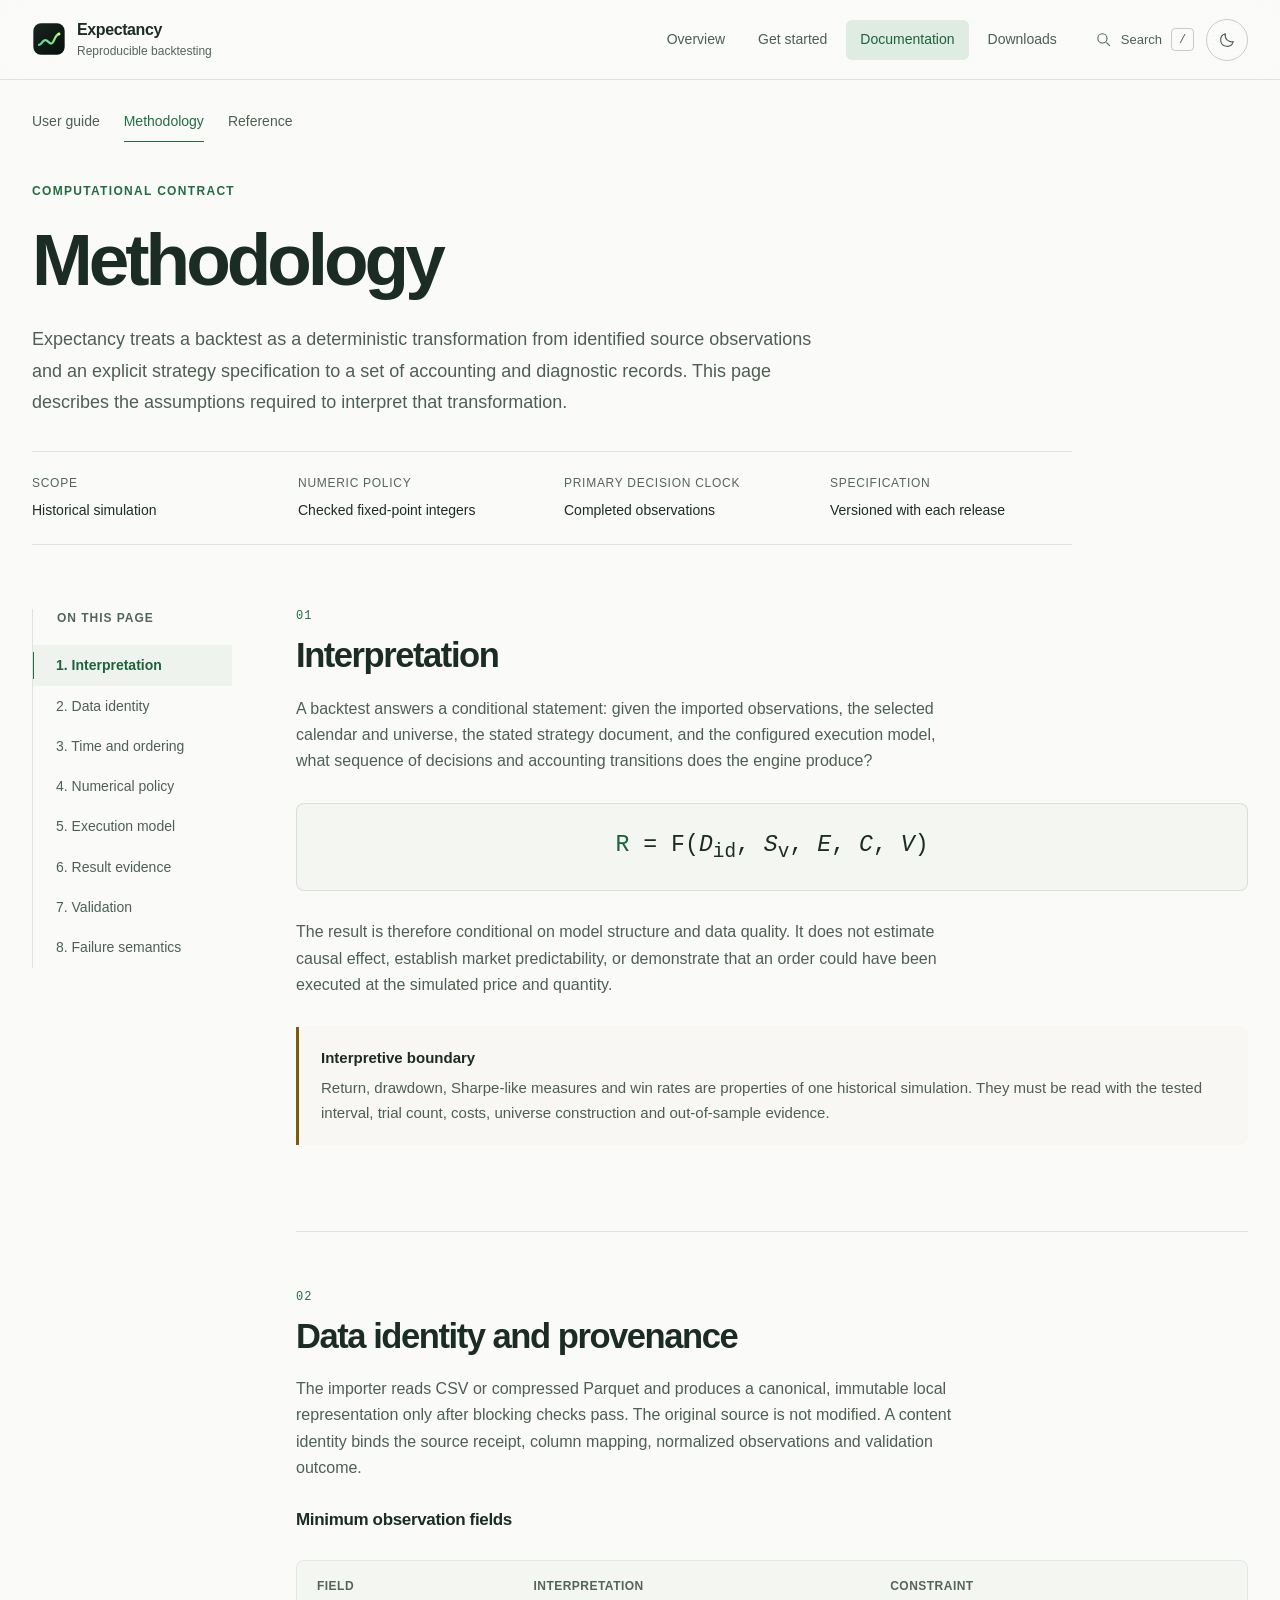
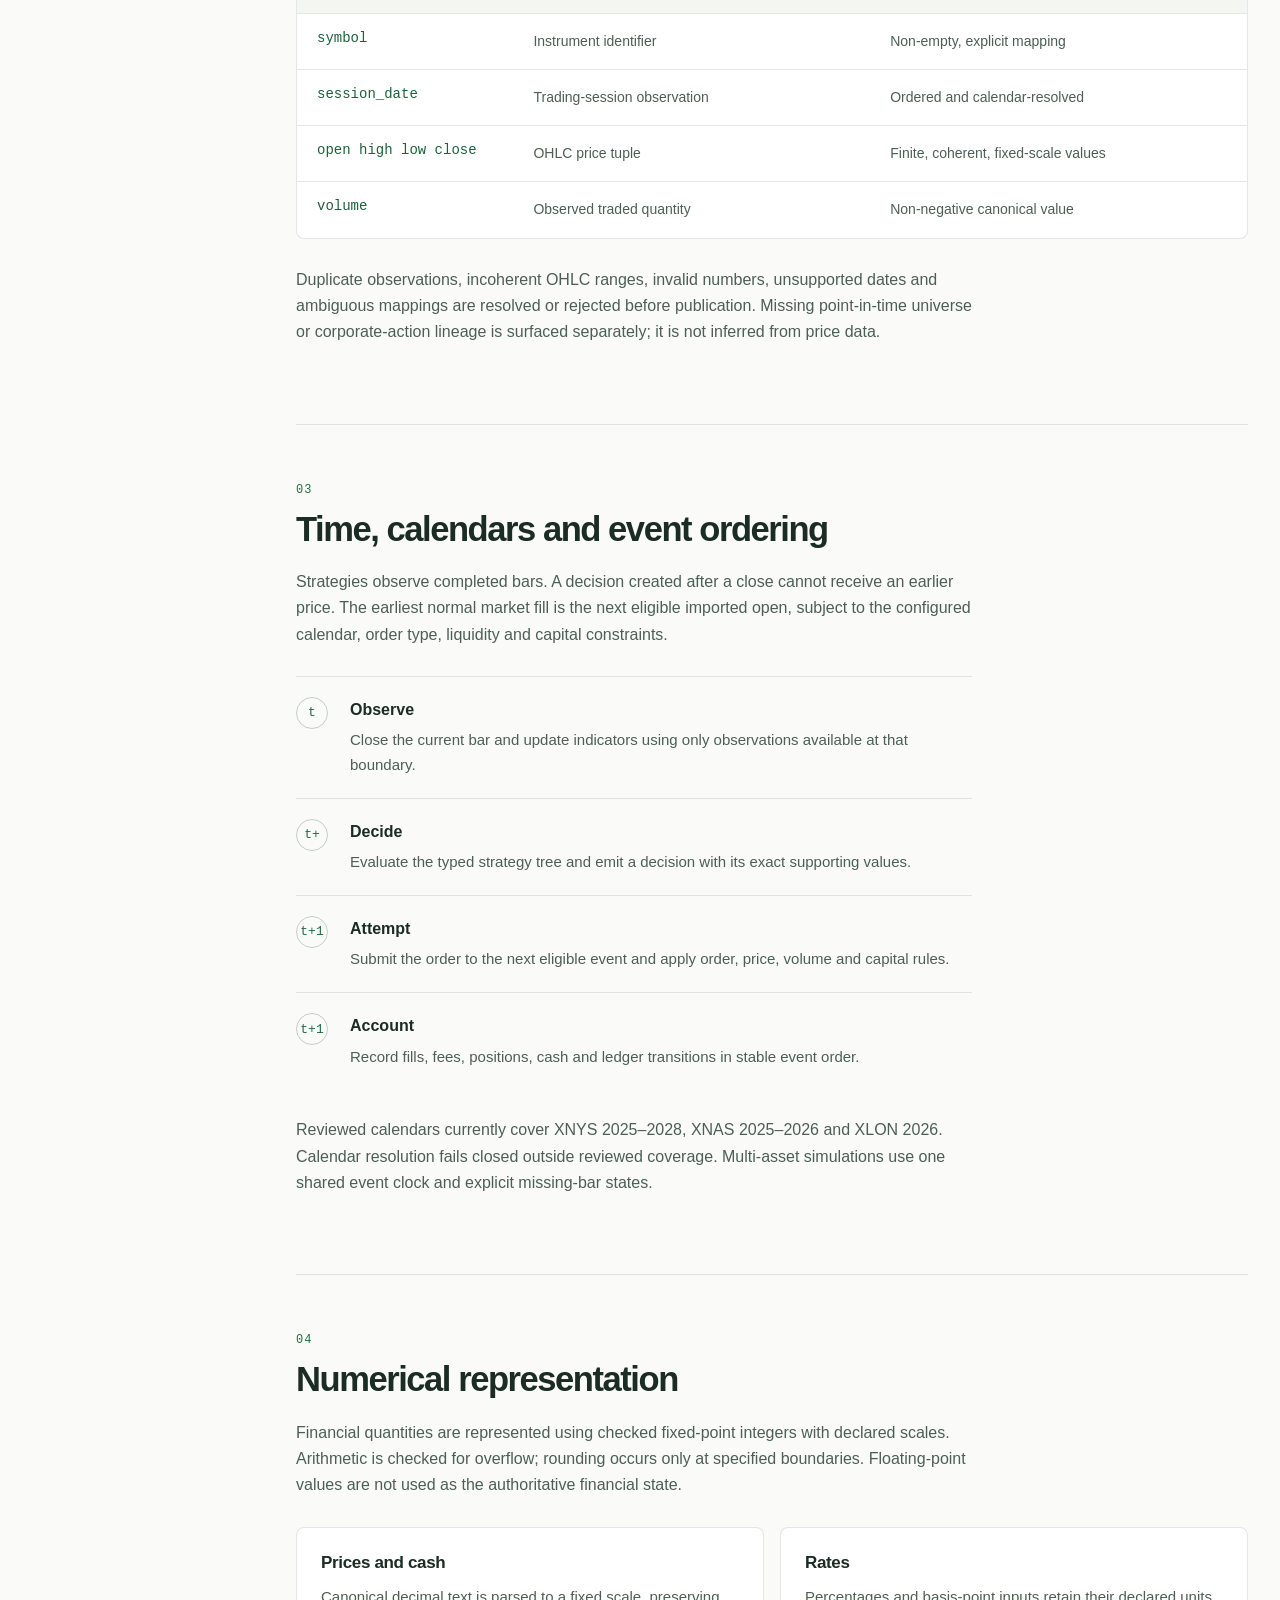
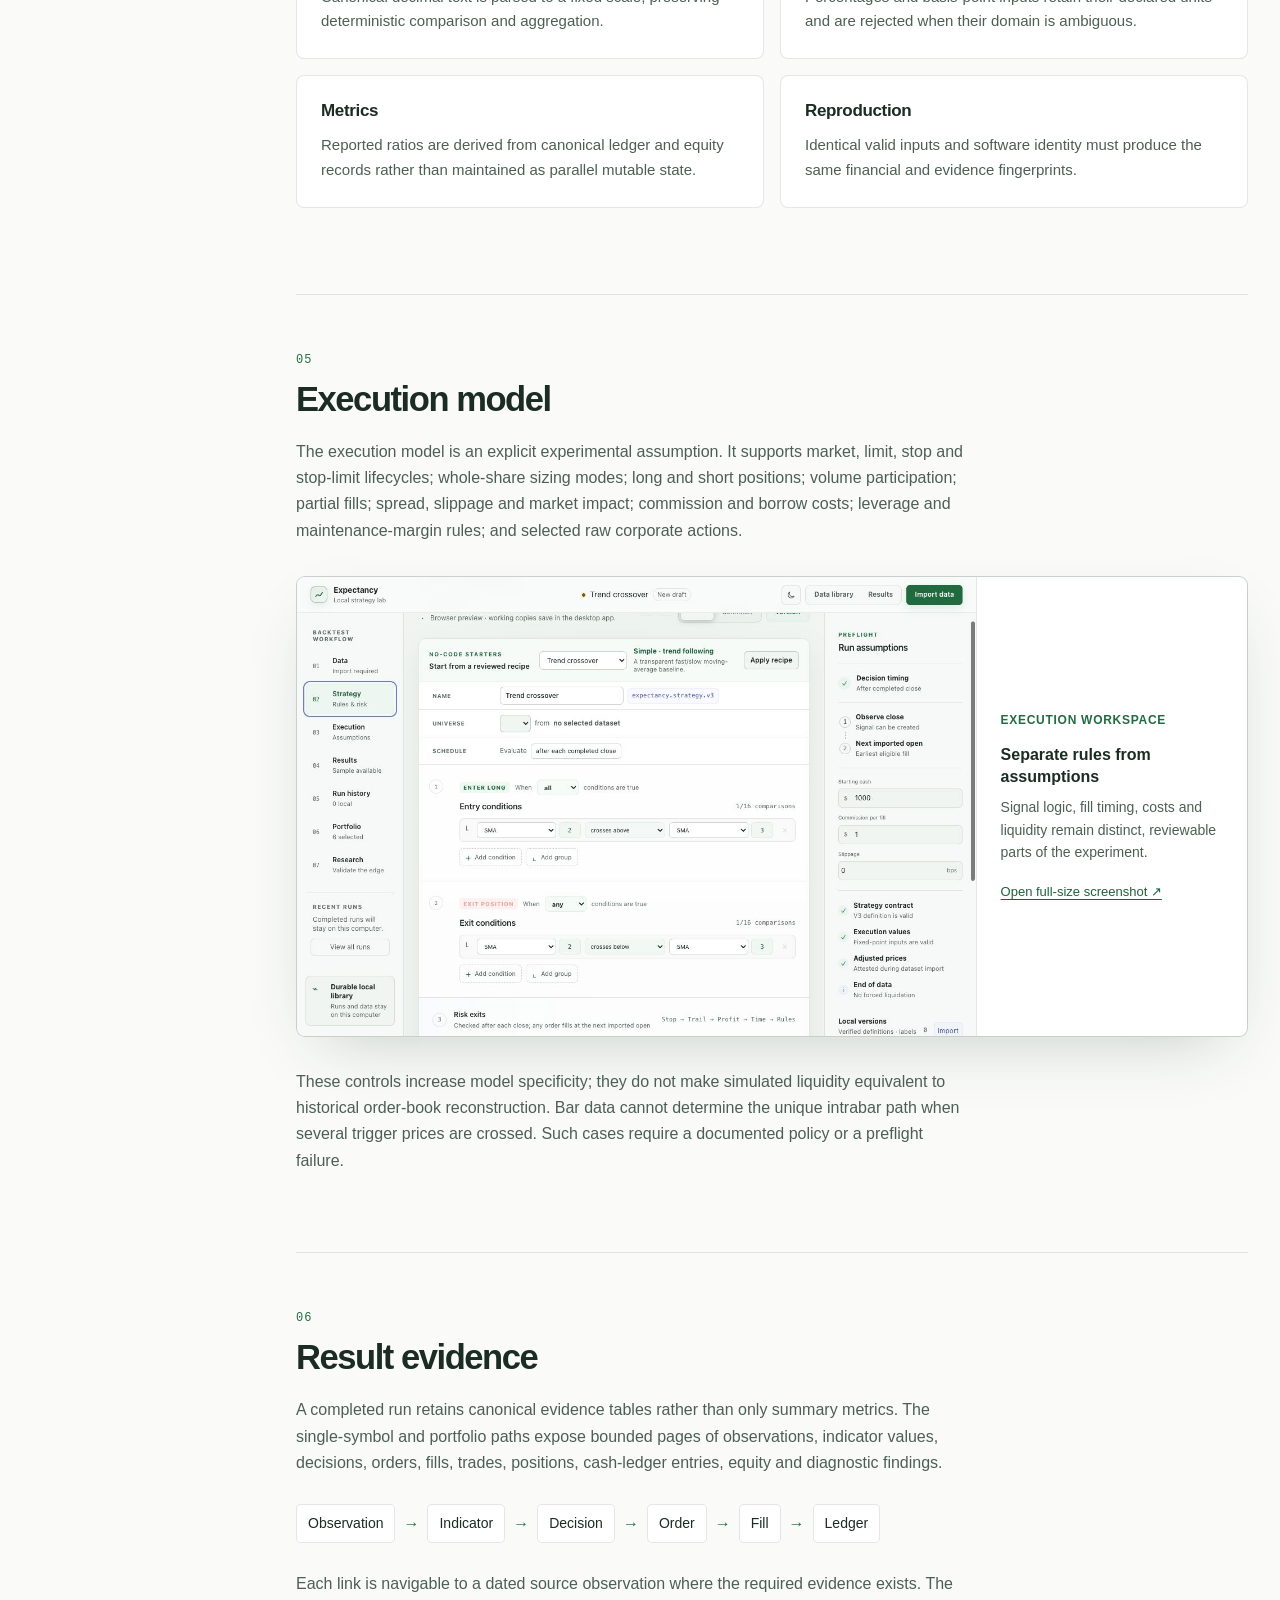
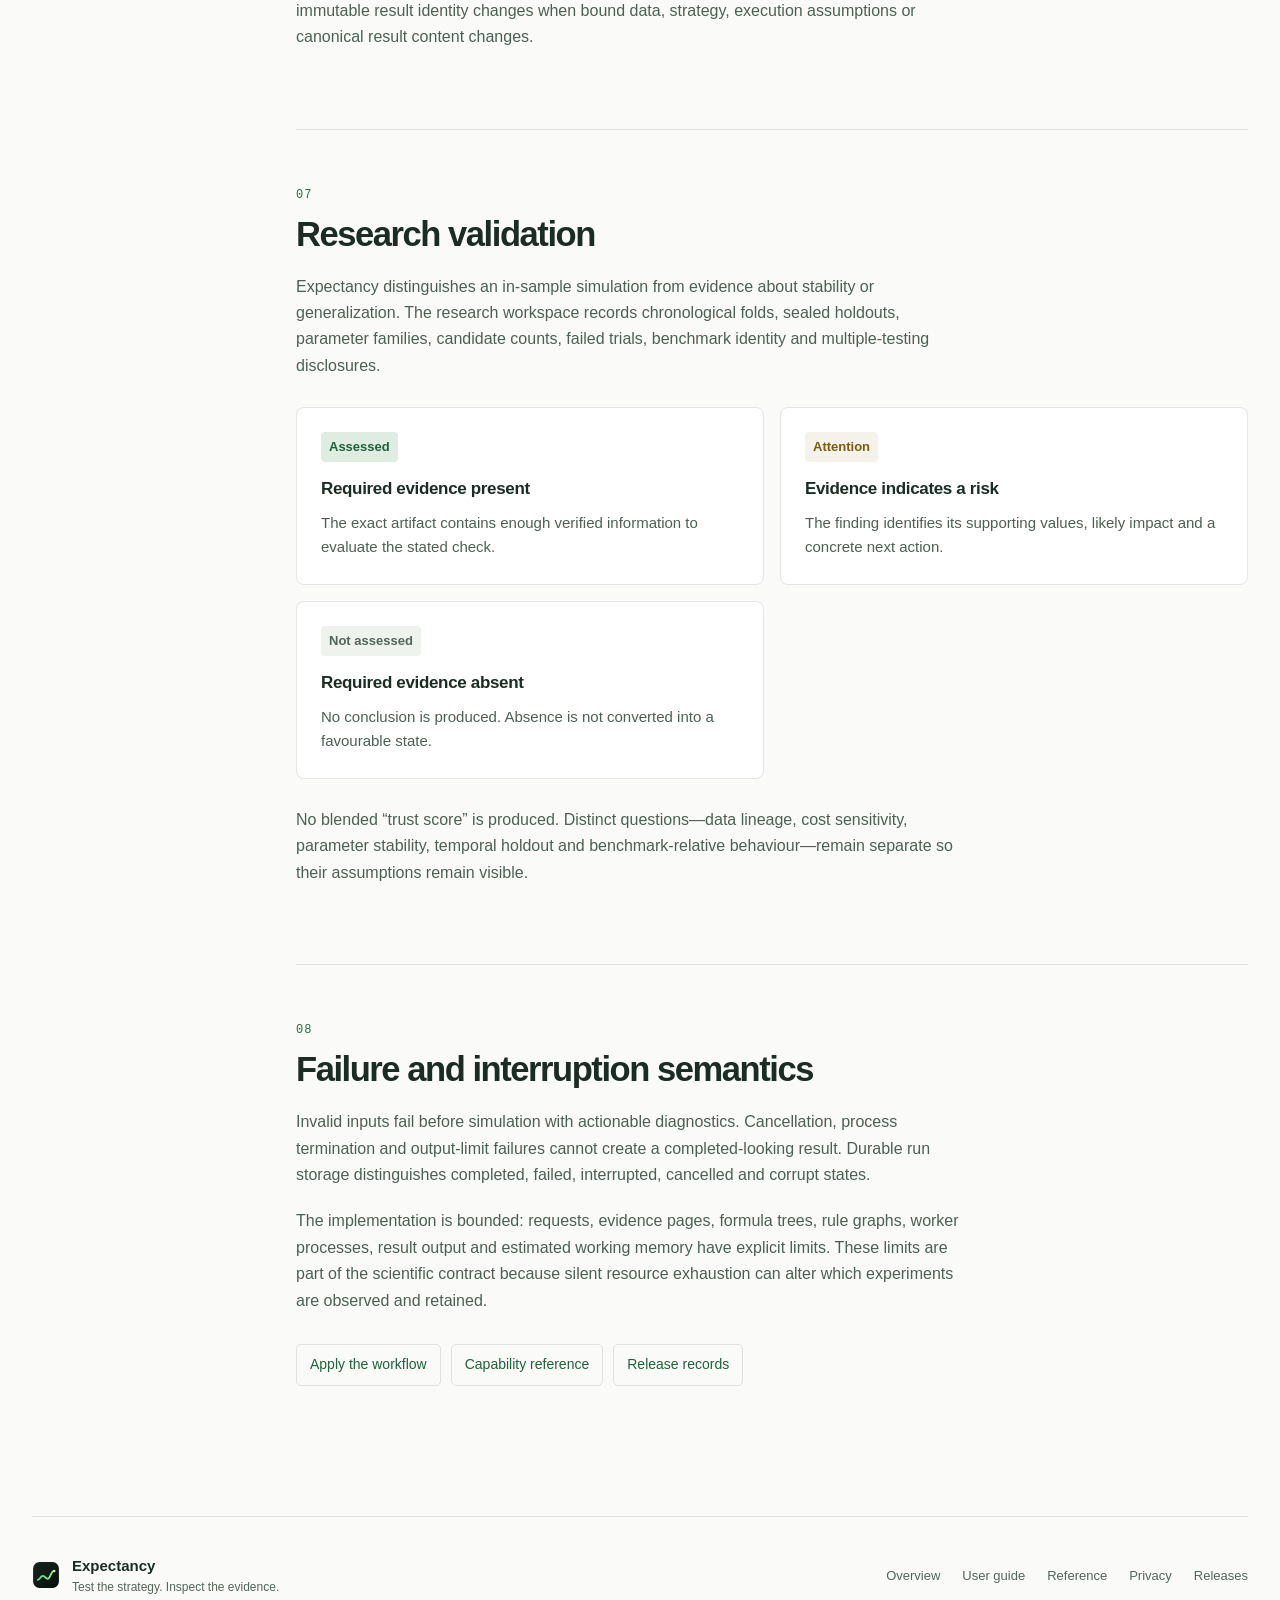
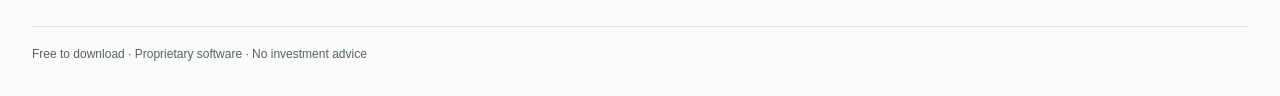
<file: docs/methodology.html>
<!doctype html>
<html lang="en" data-theme="dark">
  <head>
    <meta charset="utf-8">
    <meta name="viewport" content="width=device-width, initial-scale=1">
    <meta name="color-scheme" content="dark light">
    <meta name="theme-color" content="#0a0f10">
    <meta name="referrer" content="no-referrer">
    <meta http-equiv="Content-Security-Policy" content="default-src 'self'; img-src 'self'; style-src 'self'; script-src 'self' https://static.cloudflareinsights.com/beacon.min.js; connect-src https://cloudflareinsights.com; object-src 'none'; base-uri 'none'; form-action 'none'">
    <title>Methodology — Expectancy</title>
    <meta name="description" content="The computational and interpretive methodology used by the Expectancy backtesting environment.">
    <meta property="og:title" content="Expectancy methodology">
    <meta property="og:description" content="The computational contract for data, simulation, evidence and interpretation.">
    <meta property="og:type" content="article">
    <meta property="og:url" content="https://prasoon-anand.github.io/expectancy/methodology.html">
    <meta property="og:image" content="https://prasoon-anand.github.io/expectancy/assets/og.jpg">
    <meta name="twitter:card" content="summary_large_image">
    <link rel="icon" href="assets/logo.svg" type="image/svg+xml">
    <script src="theme.js?v=20260917"></script>
    <link rel="stylesheet" href="styles.css?v=20260917">
  </head>
  <body>
    <a class="skip-link" href="#content">Skip to content</a>
    <header class="site-header">
      <a class="brand" href="index.html" aria-label="Expectancy home"><img src="assets/logo.svg" alt="" width="34" height="34"><span><strong>Expectancy</strong><small>Reproducible backtesting</small></span></a>
      <nav class="primary-nav" aria-label="Primary navigation"><a href="index.html">Overview</a><a href="start.html">Get started</a><a aria-current="page" href="guide.html">Documentation</a><a href="downloads.html">Downloads</a></nav><div class="header-tools"><a class="search-link" href="search.html" aria-label="Search documentation"><svg viewBox="0 0 24 24" aria-hidden="true"><circle cx="10.5" cy="10.5" r="6.5"/><path d="m16 16 5 5"/></svg><span>Search</span><kbd>/</kbd></a>
      <button class="theme-toggle" type="button" aria-label="Use light theme" aria-pressed="false"><svg viewBox="0 0 24 24" aria-hidden="true"><path d="M12 3v2m0 14v2M3 12h2m14 0h2M5.64 5.64l1.42 1.42m9.88 9.88 1.42 1.42m0-12.72-1.42 1.42M7.06 16.94l-1.42 1.42"/><circle cx="12" cy="12" r="4"/></svg></button></div>
    </header>

    <main id="content" class="document-shell">
      <nav class="document-nav" aria-label="Documentation"><a href="guide.html">User guide</a><a aria-current="page" href="methodology.html">Methodology</a><a href="reference.html">Reference</a></nav><header class="document-hero">
        <p class="eyebrow">Computational contract</p>
        <h1>Methodology</h1>
        <p class="lede">Expectancy treats a backtest as a deterministic transformation from identified source observations and an explicit strategy specification to a set of accounting and diagnostic records. This page describes the assumptions required to interpret that transformation.</p>
        <dl class="document-meta"><div><dt>Scope</dt><dd>Historical simulation</dd></div><div><dt>Numeric policy</dt><dd>Checked fixed-point integers</dd></div><div><dt>Primary decision clock</dt><dd>Completed observations</dd></div><div><dt>Specification</dt><dd>Versioned with each release</dd></div></dl>
      </header>

      <div class="document-layout">
        <aside class="toc" aria-label="On this page"><p>On this page</p><a href="#interpretation">1. Interpretation</a><a href="#data">2. Data identity</a><a href="#time">3. Time and ordering</a><a href="#numeric">4. Numerical policy</a><a href="#execution">5. Execution model</a><a href="#evidence">6. Result evidence</a><a href="#validation">7. Validation</a><a href="#failure">8. Failure semantics</a></aside>
        <article class="prose">
          <section id="interpretation">
            <p class="section-number">01</p><h2>Interpretation</h2>
            <p>A backtest answers a conditional statement: given the imported observations, the selected calendar and universe, the stated strategy document, and the configured execution model, what sequence of decisions and accounting transitions does the engine produce?</p>
            <div class="equation" role="img" aria-label="Result equals the simulation function applied to identified data, strategy, execution assumptions and software version"><span>R</span> = F(<i>D</i><sub>id</sub>, <i>S</i><sub>v</sub>, <i>E</i>, <i>C</i>, <i>V</i>)</div>
            <p>The result is therefore conditional on model structure and data quality. It does not estimate causal effect, establish market predictability, or demonstrate that an order could have been executed at the simulated price and quantity.</p>
            <div class="callout caution"><strong>Interpretive boundary</strong><p>Return, drawdown, Sharpe-like measures and win rates are properties of one historical simulation. They must be read with the tested interval, trial count, costs, universe construction and out-of-sample evidence.</p></div>
          </section>

          <section id="data">
            <p class="section-number">02</p><h2>Data identity and provenance</h2>
            <p>The importer reads CSV or compressed Parquet and produces a canonical, immutable local representation only after blocking checks pass. The original source is not modified. A content identity binds the source receipt, column mapping, normalized observations and validation outcome.</p>
            <h3>Minimum observation fields</h3>
            <div class="definition-table" role="table" aria-label="Canonical observation fields">
              <div role="row"><b role="columnheader">Field</b><b role="columnheader">Interpretation</b><b role="columnheader">Constraint</b></div>
              <div role="row"><code role="cell">symbol</code><span role="cell">Instrument identifier</span><span role="cell">Non-empty, explicit mapping</span></div>
              <div role="row"><code role="cell">session_date</code><span role="cell">Trading-session observation</span><span role="cell">Ordered and calendar-resolved</span></div>
              <div role="row"><code role="cell">open high low close</code><span role="cell">OHLC price tuple</span><span role="cell">Finite, coherent, fixed-scale values</span></div>
              <div role="row"><code role="cell">volume</code><span role="cell">Observed traded quantity</span><span role="cell">Non-negative canonical value</span></div>
            </div>
            <p>Duplicate observations, incoherent OHLC ranges, invalid numbers, unsupported dates and ambiguous mappings are resolved or rejected before publication. Missing point-in-time universe or corporate-action lineage is surfaced separately; it is not inferred from price data.</p>
          </section>

          <section id="time">
            <p class="section-number">03</p><h2>Time, calendars and event ordering</h2>
            <p>Strategies observe completed bars. A decision created after a close cannot receive an earlier price. The earliest normal market fill is the next eligible imported open, subject to the configured calendar, order type, liquidity and capital constraints.</p>
            <ol class="method-sequence">
              <li><span>t</span><div><strong>Observe</strong><p>Close the current bar and update indicators using only observations available at that boundary.</p></div></li>
              <li><span>t+</span><div><strong>Decide</strong><p>Evaluate the typed strategy tree and emit a decision with its exact supporting values.</p></div></li>
              <li><span>t+1</span><div><strong>Attempt</strong><p>Submit the order to the next eligible event and apply order, price, volume and capital rules.</p></div></li>
              <li><span>t+1</span><div><strong>Account</strong><p>Record fills, fees, positions, cash and ledger transitions in stable event order.</p></div></li>
            </ol>
            <p>Reviewed calendars currently cover XNYS 2025–2028, XNAS 2025–2026 and XLON 2026. Calendar resolution fails closed outside reviewed coverage. Multi-asset simulations use one shared event clock and explicit missing-bar states.</p>
          </section>

          <section id="numeric">
            <p class="section-number">04</p><h2>Numerical representation</h2>
            <p>Financial quantities are represented using checked fixed-point integers with declared scales. Arithmetic is checked for overflow; rounding occurs only at specified boundaries. Floating-point values are not used as the authoritative financial state.</p>
            <div class="method-grid">
              <article><h3>Prices and cash</h3><p>Canonical decimal text is parsed to a fixed scale, preserving deterministic comparison and aggregation.</p></article>
              <article><h3>Rates</h3><p>Percentages and basis-point inputs retain their declared units and are rejected when their domain is ambiguous.</p></article>
              <article><h3>Metrics</h3><p>Reported ratios are derived from canonical ledger and equity records rather than maintained as parallel mutable state.</p></article>
              <article><h3>Reproduction</h3><p>Identical valid inputs and software identity must produce the same financial and evidence fingerprints.</p></article>
            </div>
          </section>

          <section id="execution">
            <p class="section-number">05</p><h2>Execution model</h2>
            <p>The execution model is an explicit experimental assumption. It supports market, limit, stop and stop-limit lifecycles; whole-share sizing modes; long and short positions; volume participation; partial fills; spread, slippage and market impact; commission and borrow costs; leverage and maintenance-margin rules; and selected raw corporate actions.</p>
            <figure class="inline-figure"><img src="assets/strategy-model.jpg" alt="Strategy editor with separate entry, exit and execution-assumption controls." width="1208" height="816"><figcaption><span class="figure-kicker">Execution workspace</span><strong>Separate rules from assumptions</strong><p>Signal logic, fill timing, costs and liquidity remain distinct, reviewable parts of the experiment.</p><a href="assets/strategy-model.jpg" target="_blank" rel="noopener">Open full-size screenshot ↗</a></figcaption></figure>
            <p>These controls increase model specificity; they do not make simulated liquidity equivalent to historical order-book reconstruction. Bar data cannot determine the unique intrabar path when several trigger prices are crossed. Such cases require a documented policy or a preflight failure.</p>
          </section>

          <section id="evidence">
            <p class="section-number">06</p><h2>Result evidence</h2>
            <p>A completed run retains canonical evidence tables rather than only summary metrics. The single-symbol and portfolio paths expose bounded pages of observations, indicator values, decisions, orders, fills, trades, positions, cash-ledger entries, equity and diagnostic findings.</p>
            <div class="evidence-map">
              <span>Observation</span><b>→</b><span>Indicator</span><b>→</b><span>Decision</span><b>→</b><span>Order</span><b>→</b><span>Fill</span><b>→</b><span>Ledger</span>
            </div>
            <p>Each link is navigable to a dated source observation where the required evidence exists. The immutable result identity changes when bound data, strategy, execution assumptions or canonical result content changes.</p>
          </section>

          <section id="validation">
            <p class="section-number">07</p><h2>Research validation</h2>
            <p>Expectancy distinguishes an in-sample simulation from evidence about stability or generalization. The research workspace records chronological folds, sealed holdouts, parameter families, candidate counts, failed trials, benchmark identity and multiple-testing disclosures.</p>
            <div class="assessment-grid">
              <article><span class="assessment assessed">Assessed</span><h3>Required evidence present</h3><p>The exact artifact contains enough verified information to evaluate the stated check.</p></article>
              <article><span class="assessment attention">Attention</span><h3>Evidence indicates a risk</h3><p>The finding identifies its supporting values, likely impact and a concrete next action.</p></article>
              <article><span class="assessment unassessed">Not assessed</span><h3>Required evidence absent</h3><p>No conclusion is produced. Absence is not converted into a favourable state.</p></article>
            </div>
            <p>No blended “trust score” is produced. Distinct questions—data lineage, cost sensitivity, parameter stability, temporal holdout and benchmark-relative behaviour—remain separate so their assumptions remain visible.</p>
          </section>

          <section id="failure">
            <p class="section-number">08</p><h2>Failure and interruption semantics</h2>
            <p>Invalid inputs fail before simulation with actionable diagnostics. Cancellation, process termination and output-limit failures cannot create a completed-looking result. Durable run storage distinguishes completed, failed, interrupted, cancelled and corrupt states.</p>
            <p>The implementation is bounded: requests, evidence pages, formula trees, rule graphs, worker processes, result output and estimated working memory have explicit limits. These limits are part of the scientific contract because silent resource exhaustion can alter which experiments are observed and retained.</p>
            <div class="source-links"><a href="guide.html">Apply the workflow</a><a href="reference.html">Capability reference</a><a href="https://github.com/prasoon-anand/expectancy/releases">Release records</a></div>
          </section>
        </article>
      </div>
    </main>

    <footer class="site-footer"><div class="footer-brand"><img src="assets/logo.svg" alt="" width="28" height="28"><p><strong>Expectancy</strong><span>Test the strategy. Inspect the evidence.</span></p></div><div class="footer-links"><a href="index.html">Overview</a><a href="guide.html">User guide</a><a href="reference.html">Reference</a><a href="reference.html#privacy">Privacy</a><a href="https://github.com/prasoon-anand/expectancy/releases">Releases</a></div><p class="legal">Free to download · Proprietary software · No investment advice</p></footer>
    <script src="analytics.js?v=20260904"></script>
    <script src="script.js?v=20260917"></script>
  </body>
</html>
</file>
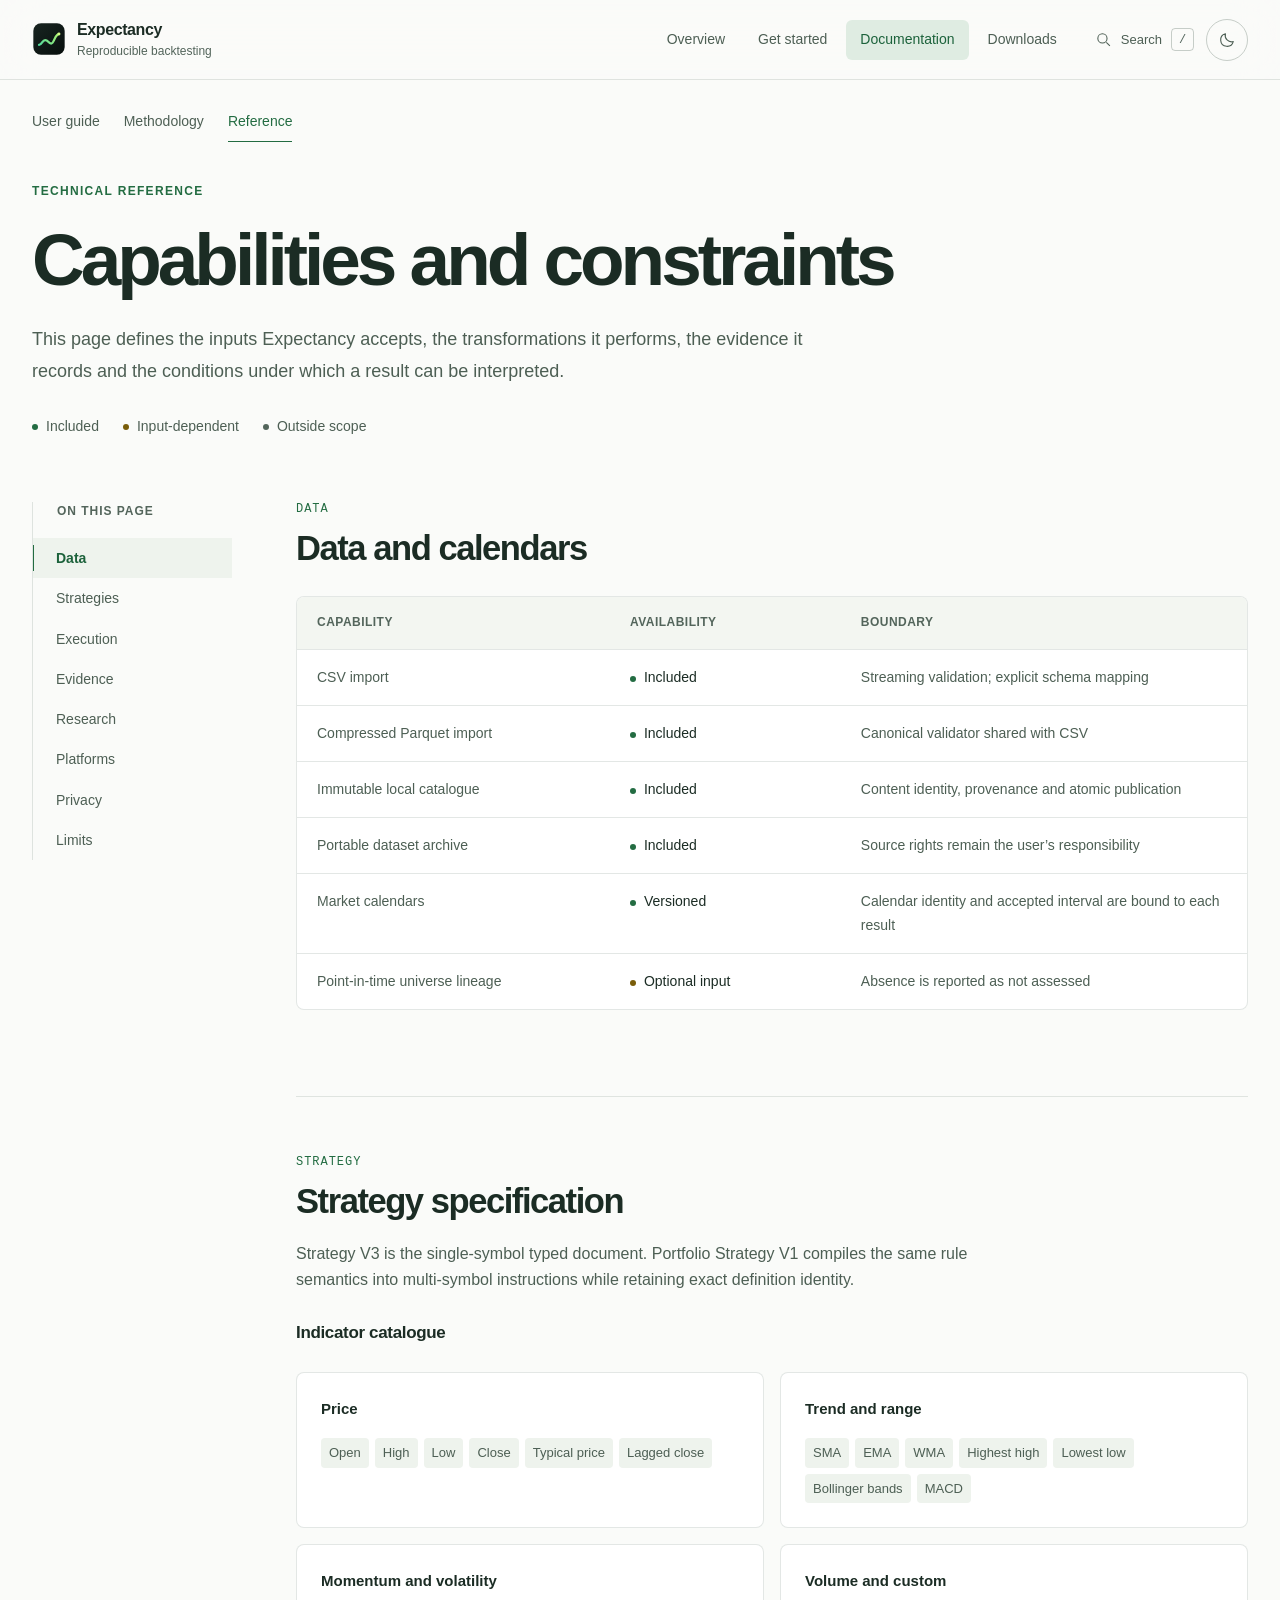
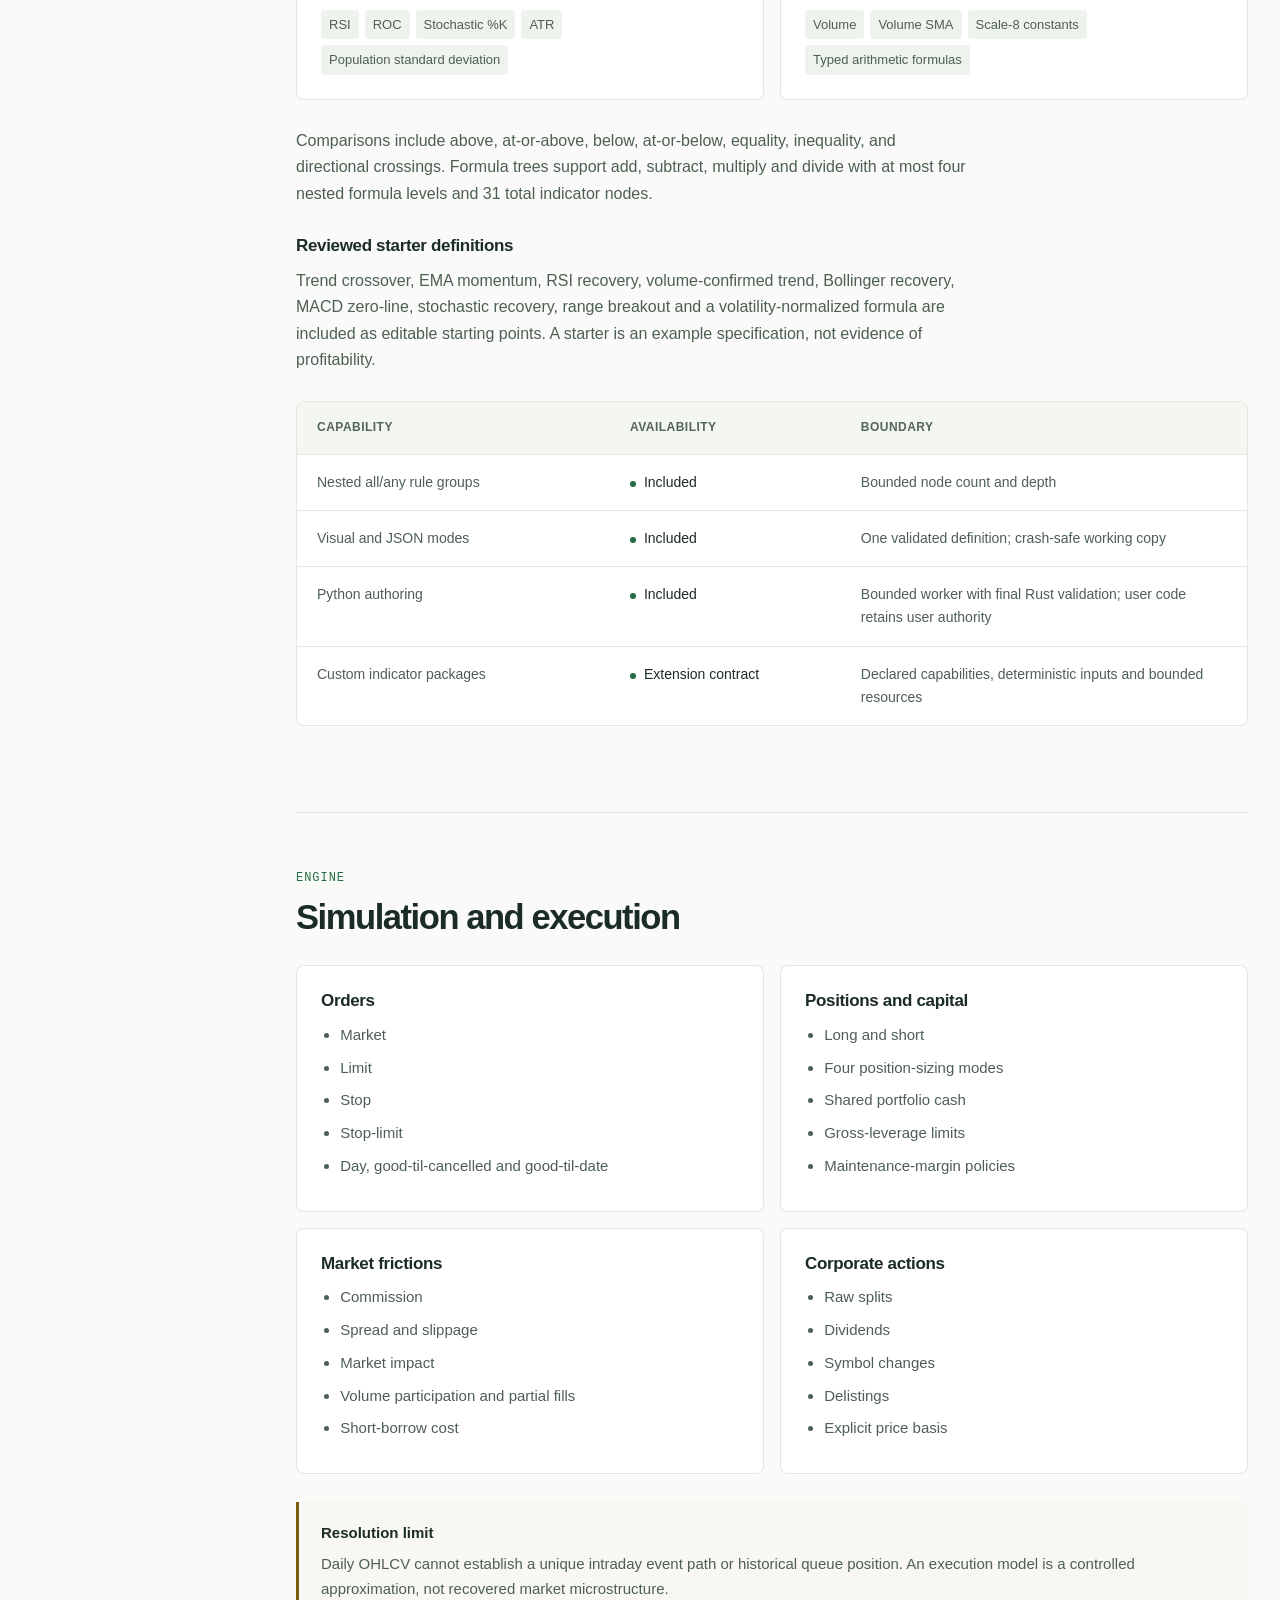
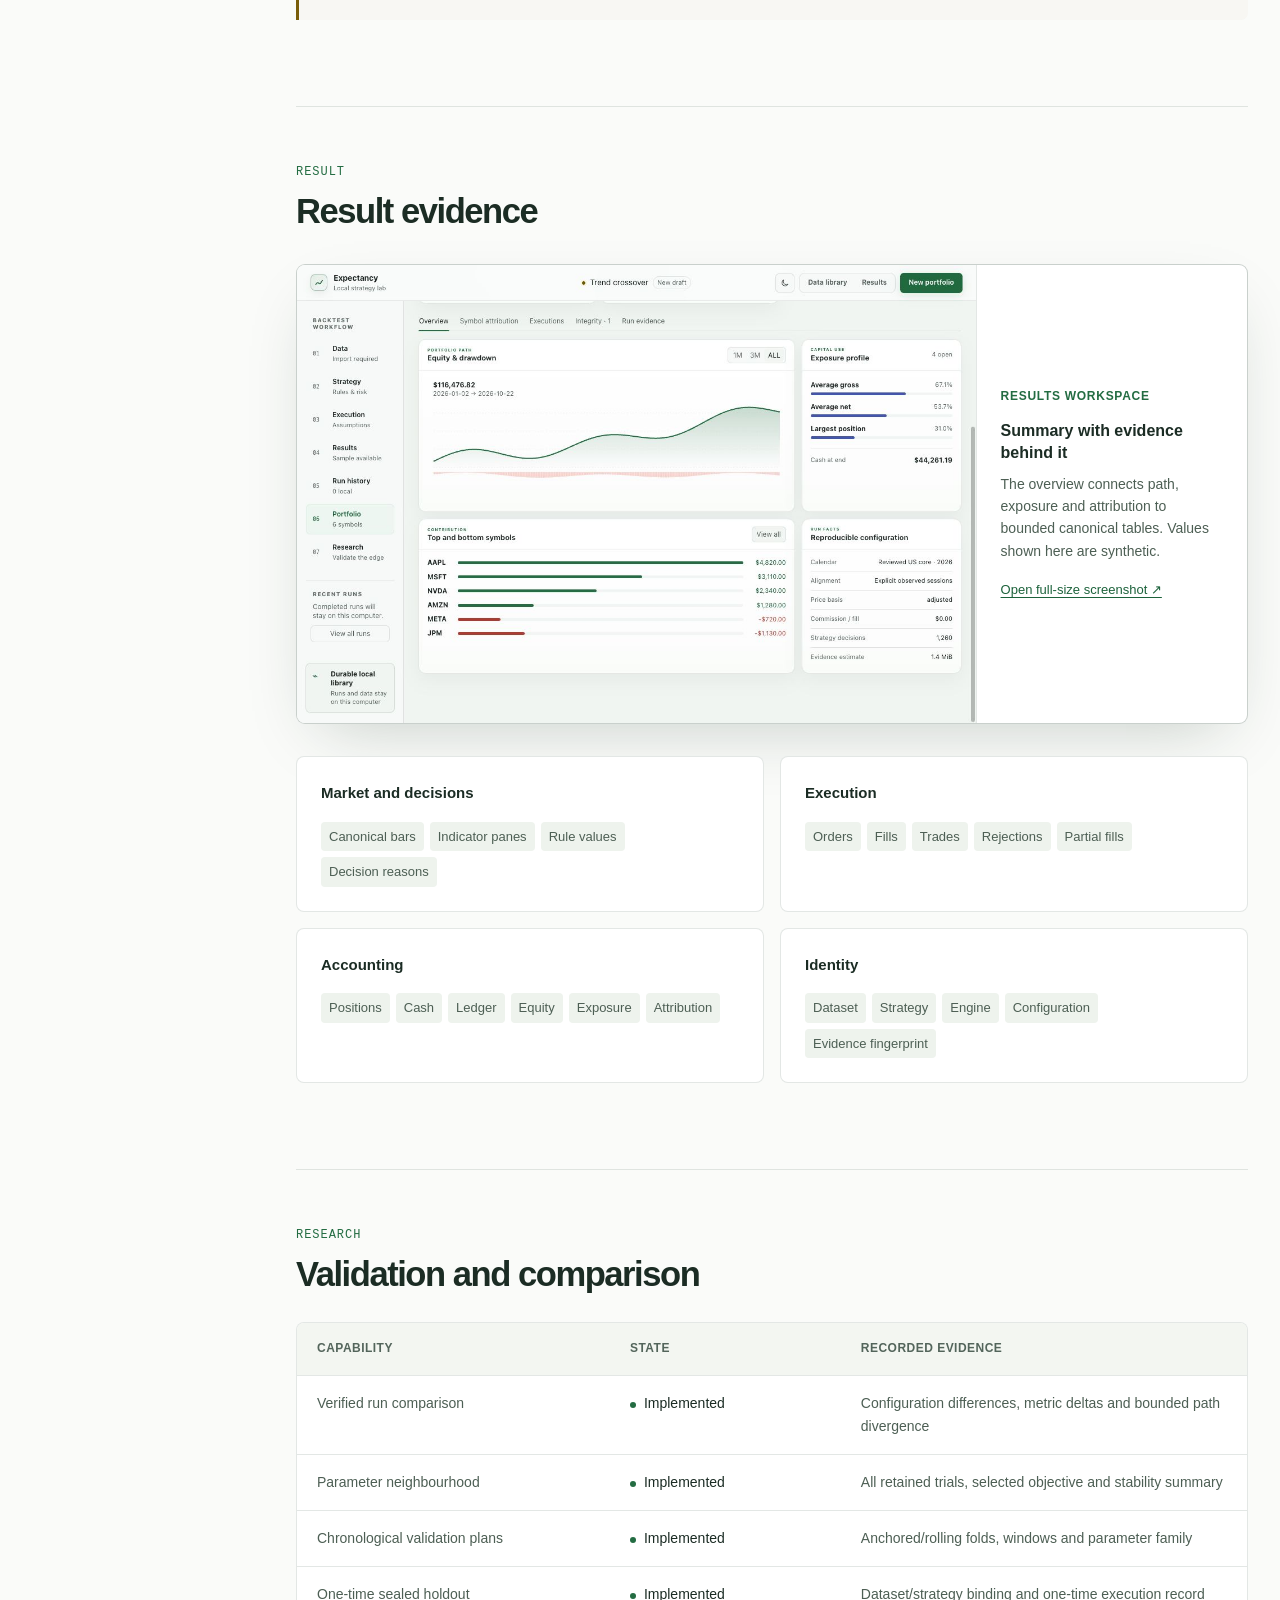
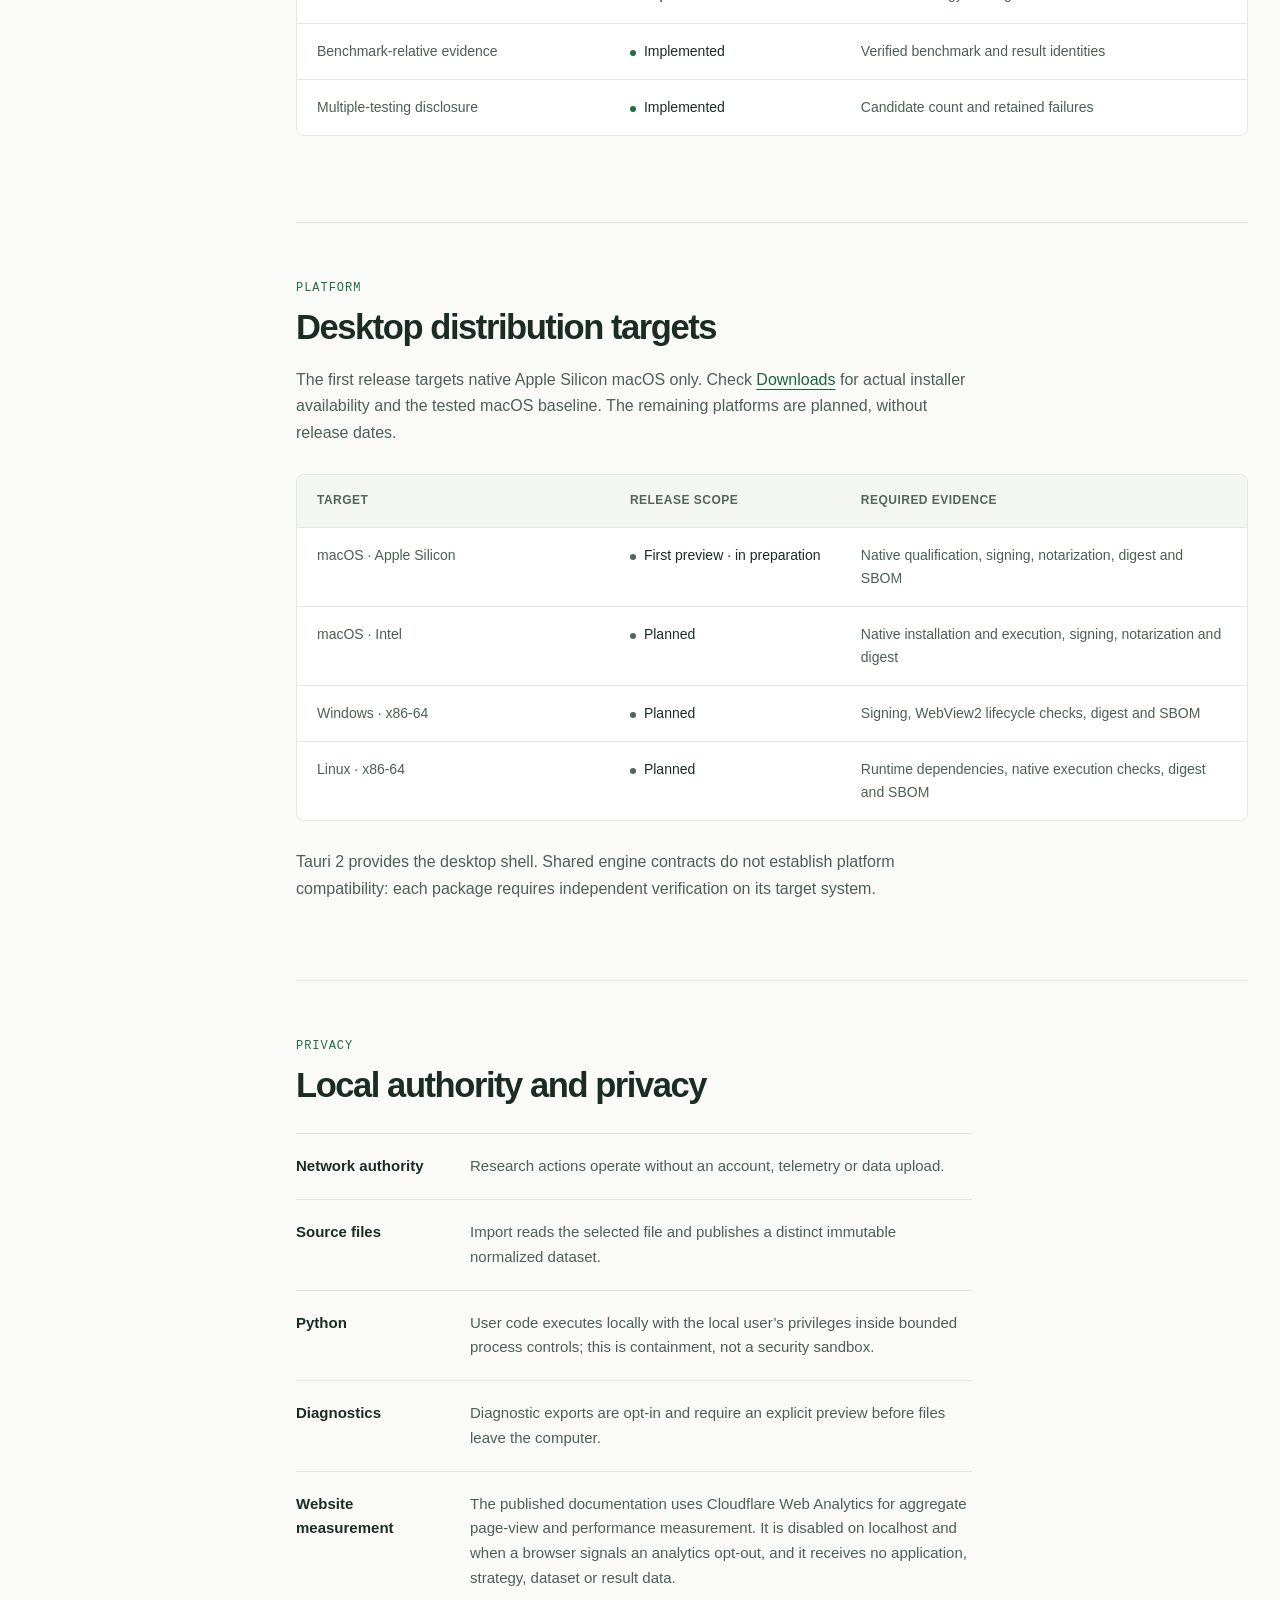
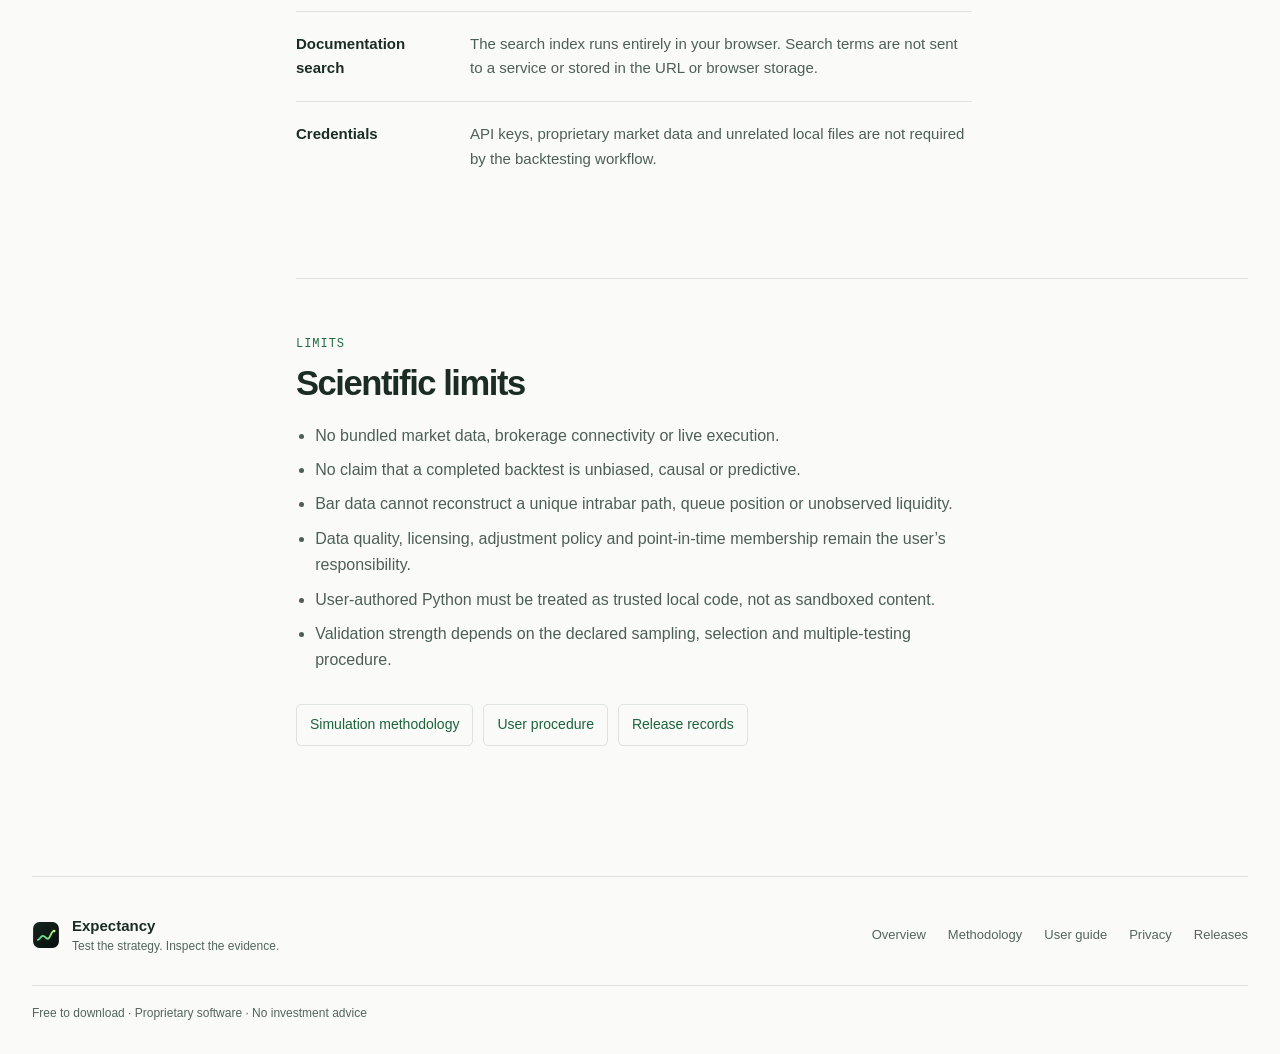
<file: docs/reference.html>
<!doctype html>
<html lang="en" data-theme="dark">
  <head>
    <meta charset="utf-8"><meta name="viewport" content="width=device-width, initial-scale=1"><meta name="color-scheme" content="dark light"><meta name="theme-color" content="#0a0f10"><meta name="referrer" content="no-referrer"><meta http-equiv="Content-Security-Policy" content="default-src 'self'; img-src 'self'; style-src 'self'; script-src 'self' https://static.cloudflareinsights.com/beacon.min.js; connect-src https://cloudflareinsights.com; object-src 'none'; base-uri 'none'; form-action 'none'">
    <title>Capability reference — Expectancy</title><meta name="description" content="A technical reference for the data, strategy, simulation and evidence capabilities in Expectancy.">
    <meta property="og:title" content="Expectancy capability reference"><meta property="og:description" content="Supported functions, input requirements and scientific constraints."><meta property="og:type" content="article"><meta property="og:url" content="https://prasoon-anand.github.io/expectancy/reference.html"><meta property="og:image" content="https://prasoon-anand.github.io/expectancy/assets/og.jpg"><meta name="twitter:card" content="summary_large_image">
    <script src="theme.js?v=20260917"></script>
    <link rel="icon" href="assets/logo.svg" type="image/svg+xml"><link rel="stylesheet" href="styles.css?v=20260917">
  </head>
  <body>
    <a class="skip-link" href="#content">Skip to content</a>
    <header class="site-header"><a class="brand" href="index.html" aria-label="Expectancy home"><img src="assets/logo.svg" alt="" width="34" height="34"><span><strong>Expectancy</strong><small>Reproducible backtesting</small></span></a><nav class="primary-nav" aria-label="Primary navigation"><a href="index.html">Overview</a><a href="start.html">Get started</a><a aria-current="page" href="guide.html">Documentation</a><a href="downloads.html">Downloads</a></nav><div class="header-tools"><a class="search-link" href="search.html" aria-label="Search documentation"><svg viewBox="0 0 24 24" aria-hidden="true"><circle cx="10.5" cy="10.5" r="6.5"/><path d="m16 16 5 5"/></svg><span>Search</span><kbd>/</kbd></a><button class="theme-toggle" type="button" aria-label="Use light theme" aria-pressed="false"><svg viewBox="0 0 24 24" aria-hidden="true"><path d="M12 3v2m0 14v2M3 12h2m14 0h2M5.64 5.64l1.42 1.42m9.88 9.88 1.42 1.42m0-12.72-1.42 1.42M7.06 16.94l-1.42 1.42"/><circle cx="12" cy="12" r="4"/></svg></button></div></header>
    <main id="content" class="document-shell">
      <nav class="document-nav" aria-label="Documentation"><a href="guide.html">User guide</a><a href="methodology.html">Methodology</a><a aria-current="page" href="reference.html">Reference</a></nav><header class="document-hero"><p class="eyebrow">Technical reference</p><h1>Capabilities and constraints</h1><p class="lede">This page defines the inputs Expectancy accepts, the transformations it performs, the evidence it records and the conditions under which a result can be interpreted.</p><div class="legend-panel" aria-label="Capability legend"><span><i class="state implemented"></i>Included</span><span><i class="state partial"></i>Input-dependent</span><span><i class="state pending"></i>Outside scope</span></div></header>
      <div class="document-layout">
        <aside class="toc" aria-label="On this page"><p>On this page</p><a href="#data">Data</a><a href="#strategies">Strategies</a><a href="#execution">Execution</a><a href="#evidence">Evidence</a><a href="#research">Research</a><a href="#platforms">Platforms</a><a href="#privacy">Privacy</a><a href="#limits">Limits</a></aside>
        <article class="prose reference-prose">
          <section id="data"><p class="section-number">DATA</p><h2>Data and calendars</h2><div class="status-table" role="table" aria-label="Data capabilities"><div role="row"><b role="columnheader">Capability</b><b role="columnheader">Availability</b><b role="columnheader">Boundary</b></div><div role="row"><span role="cell">CSV import</span><em role="cell"><i class="state implemented"></i>Included</em><span role="cell">Streaming validation; explicit schema mapping</span></div><div role="row"><span role="cell">Compressed Parquet import</span><em role="cell"><i class="state implemented"></i>Included</em><span role="cell">Canonical validator shared with CSV</span></div><div role="row"><span role="cell">Immutable local catalogue</span><em role="cell"><i class="state implemented"></i>Included</em><span role="cell">Content identity, provenance and atomic publication</span></div><div role="row"><span role="cell">Portable dataset archive</span><em role="cell"><i class="state implemented"></i>Included</em><span role="cell">Source rights remain the user’s responsibility</span></div><div role="row"><span role="cell">Market calendars</span><em role="cell"><i class="state implemented"></i>Versioned</em><span role="cell">Calendar identity and accepted interval are bound to each result</span></div><div role="row"><span role="cell">Point-in-time universe lineage</span><em role="cell"><i class="state partial"></i>Optional input</em><span role="cell">Absence is reported as not assessed</span></div></div></section>

          <section id="strategies"><p class="section-number">STRATEGY</p><h2>Strategy specification</h2><p>Strategy V3 is the single-symbol typed document. Portfolio Strategy V1 compiles the same rule semantics into multi-symbol instructions while retaining exact definition identity.</p><h3>Indicator catalogue</h3><div class="tag-groups"><div><strong>Price</strong><span>Open</span><span>High</span><span>Low</span><span>Close</span><span>Typical price</span><span>Lagged close</span></div><div><strong>Trend and range</strong><span>SMA</span><span>EMA</span><span>WMA</span><span>Highest high</span><span>Lowest low</span><span>Bollinger bands</span><span>MACD</span></div><div><strong>Momentum and volatility</strong><span>RSI</span><span>ROC</span><span>Stochastic %K</span><span>ATR</span><span>Population standard deviation</span></div><div><strong>Volume and custom</strong><span>Volume</span><span>Volume SMA</span><span>Scale-8 constants</span><span>Typed arithmetic formulas</span></div></div><p>Comparisons include above, at-or-above, below, at-or-below, equality, inequality, and directional crossings. Formula trees support add, subtract, multiply and divide with at most four nested formula levels and 31 total indicator nodes.</p><h3>Reviewed starter definitions</h3><p>Trend crossover, EMA momentum, RSI recovery, volume-confirmed trend, Bollinger recovery, MACD zero-line, stochastic recovery, range breakout and a volatility-normalized formula are included as editable starting points. A starter is an example specification, not evidence of profitability.</p><div class="status-table" role="table" aria-label="Strategy capabilities"><div role="row"><b role="columnheader">Capability</b><b role="columnheader">Availability</b><b role="columnheader">Boundary</b></div><div role="row"><span role="cell">Nested all/any rule groups</span><em role="cell"><i class="state implemented"></i>Included</em><span role="cell">Bounded node count and depth</span></div><div role="row"><span role="cell">Visual and JSON modes</span><em role="cell"><i class="state implemented"></i>Included</em><span role="cell">One validated definition; crash-safe working copy</span></div><div role="row"><span role="cell">Python authoring</span><em role="cell"><i class="state implemented"></i>Included</em><span role="cell">Bounded worker with final Rust validation; user code retains user authority</span></div><div role="row"><span role="cell">Custom indicator packages</span><em role="cell"><i class="state implemented"></i>Extension contract</em><span role="cell">Declared capabilities, deterministic inputs and bounded resources</span></div></div></section>

          <section id="execution"><p class="section-number">ENGINE</p><h2>Simulation and execution</h2><div class="capability-columns"><div><h3>Orders</h3><ul><li>Market</li><li>Limit</li><li>Stop</li><li>Stop-limit</li><li>Day, good-til-cancelled and good-til-date</li></ul></div><div><h3>Positions and capital</h3><ul><li>Long and short</li><li>Four position-sizing modes</li><li>Shared portfolio cash</li><li>Gross-leverage limits</li><li>Maintenance-margin policies</li></ul></div><div><h3>Market frictions</h3><ul><li>Commission</li><li>Spread and slippage</li><li>Market impact</li><li>Volume participation and partial fills</li><li>Short-borrow cost</li></ul></div><div><h3>Corporate actions</h3><ul><li>Raw splits</li><li>Dividends</li><li>Symbol changes</li><li>Delistings</li><li>Explicit price basis</li></ul></div></div><div class="callout caution"><strong>Resolution limit</strong><p>Daily OHLCV cannot establish a unique intraday event path or historical queue position. An execution model is a controlled approximation, not recovered market microstructure.</p></div></section>

          <section id="evidence"><p class="section-number">RESULT</p><h2>Result evidence</h2><figure class="inline-figure"><img src="assets/portfolio-results.jpg" alt="Portfolio result overview with equity path, drawdown, exposure, contribution and configuration facts." width="1208" height="816"><figcaption><span class="figure-kicker">Results workspace</span><strong>Summary with evidence behind it</strong><p>The overview connects path, exposure and attribution to bounded canonical tables. Values shown here are synthetic.</p><a href="assets/portfolio-results.jpg" target="_blank" rel="noopener">Open full-size screenshot ↗</a></figcaption></figure><div class="tag-groups compact"><div><strong>Market and decisions</strong><span>Canonical bars</span><span>Indicator panes</span><span>Rule values</span><span>Decision reasons</span></div><div><strong>Execution</strong><span>Orders</span><span>Fills</span><span>Trades</span><span>Rejections</span><span>Partial fills</span></div><div><strong>Accounting</strong><span>Positions</span><span>Cash</span><span>Ledger</span><span>Equity</span><span>Exposure</span><span>Attribution</span></div><div><strong>Identity</strong><span>Dataset</span><span>Strategy</span><span>Engine</span><span>Configuration</span><span>Evidence fingerprint</span></div></div></section>

          <section id="research"><p class="section-number">RESEARCH</p><h2>Validation and comparison</h2><div class="status-table" role="table" aria-label="Research capabilities"><div role="row"><b role="columnheader">Capability</b><b role="columnheader">State</b><b role="columnheader">Recorded evidence</b></div><div role="row"><span role="cell">Verified run comparison</span><em role="cell"><i class="state implemented"></i>Implemented</em><span role="cell">Configuration differences, metric deltas and bounded path divergence</span></div><div role="row"><span role="cell">Parameter neighbourhood</span><em role="cell"><i class="state implemented"></i>Implemented</em><span role="cell">All retained trials, selected objective and stability summary</span></div><div role="row"><span role="cell">Chronological validation plans</span><em role="cell"><i class="state implemented"></i>Implemented</em><span role="cell">Anchored/rolling folds, windows and parameter family</span></div><div role="row"><span role="cell">One-time sealed holdout</span><em role="cell"><i class="state implemented"></i>Implemented</em><span role="cell">Dataset/strategy binding and one-time execution record</span></div><div role="row"><span role="cell">Benchmark-relative evidence</span><em role="cell"><i class="state implemented"></i>Implemented</em><span role="cell">Verified benchmark and result identities</span></div><div role="row"><span role="cell">Multiple-testing disclosure</span><em role="cell"><i class="state implemented"></i>Implemented</em><span role="cell">Candidate count and retained failures</span></div></div></section>

          <section id="platforms"><p class="section-number">PLATFORM</p><h2>Desktop distribution targets</h2><p>The first release targets native Apple Silicon macOS only. Check <a href="downloads.html">Downloads</a> for actual installer availability and the tested macOS baseline. The remaining platforms are planned, without release dates.</p><div class="status-table platforms" role="table" aria-label="Desktop release scope"><div role="row"><b role="columnheader">Target</b><b role="columnheader">Release scope</b><b role="columnheader">Required evidence</b></div><div role="row"><span role="cell">macOS · Apple Silicon</span><em role="cell"><i class="state pending"></i>First preview · in preparation</em><span role="cell">Native qualification, signing, notarization, digest and SBOM</span></div><div role="row"><span role="cell">macOS · Intel</span><em role="cell"><i class="state pending"></i>Planned</em><span role="cell">Native installation and execution, signing, notarization and digest</span></div><div role="row"><span role="cell">Windows · x86-64</span><em role="cell"><i class="state pending"></i>Planned</em><span role="cell">Signing, WebView2 lifecycle checks, digest and SBOM</span></div><div role="row"><span role="cell">Linux · x86-64</span><em role="cell"><i class="state pending"></i>Planned</em><span role="cell">Runtime dependencies, native execution checks, digest and SBOM</span></div></div><p>Tauri 2 provides the desktop shell. Shared engine contracts do not establish platform compatibility: each package requires independent verification on its target system.</p></section>

          <section id="privacy"><p class="section-number">PRIVACY</p><h2>Local authority and privacy</h2><ul class="fact-list"><li><b>Network authority</b><span>Research actions operate without an account, telemetry or data upload.</span></li><li><b>Source files</b><span>Import reads the selected file and publishes a distinct immutable normalized dataset.</span></li><li><b>Python</b><span>User code executes locally with the local user’s privileges inside bounded process controls; this is containment, not a security sandbox.</span></li><li><b>Diagnostics</b><span>Diagnostic exports are opt-in and require an explicit preview before files leave the computer.</span></li><li><b>Website measurement</b><span>The published documentation uses Cloudflare Web Analytics for aggregate page-view and performance measurement. It is disabled on localhost and when a browser signals an analytics opt-out, and it receives no application, strategy, dataset or result data.</span></li><li><b>Documentation search</b><span>The search index runs entirely in your browser. Search terms are not sent to a service or stored in the URL or browser storage.</span></li><li><b>Credentials</b><span>API keys, proprietary market data and unrelated local files are not required by the backtesting workflow.</span></li></ul></section>

          <section id="limits"><p class="section-number">LIMITS</p><h2>Scientific limits</h2><ul><li>No bundled market data, brokerage connectivity or live execution.</li><li>No claim that a completed backtest is unbiased, causal or predictive.</li><li>Bar data cannot reconstruct a unique intrabar path, queue position or unobserved liquidity.</li><li>Data quality, licensing, adjustment policy and point-in-time membership remain the user’s responsibility.</li><li>User-authored Python must be treated as trusted local code, not as sandboxed content.</li><li>Validation strength depends on the declared sampling, selection and multiple-testing procedure.</li></ul><div class="source-links"><a href="methodology.html">Simulation methodology</a><a href="guide.html">User procedure</a><a href="https://github.com/prasoon-anand/expectancy/releases">Release records</a></div></section>
        </article>
      </div>
    </main>
    <footer class="site-footer"><div class="footer-brand"><img src="assets/logo.svg" alt="" width="28" height="28"><p><strong>Expectancy</strong><span>Test the strategy. Inspect the evidence.</span></p></div><div class="footer-links"><a href="index.html">Overview</a><a href="methodology.html">Methodology</a><a href="guide.html">User guide</a><a href="#privacy">Privacy</a><a href="https://github.com/prasoon-anand/expectancy/releases">Releases</a></div><p class="legal">Free to download · Proprietary software · No investment advice</p></footer>
    <script src="analytics.js?v=20260904"></script>
    <script src="script.js?v=20260917"></script>
  </body>
</html>
</file>
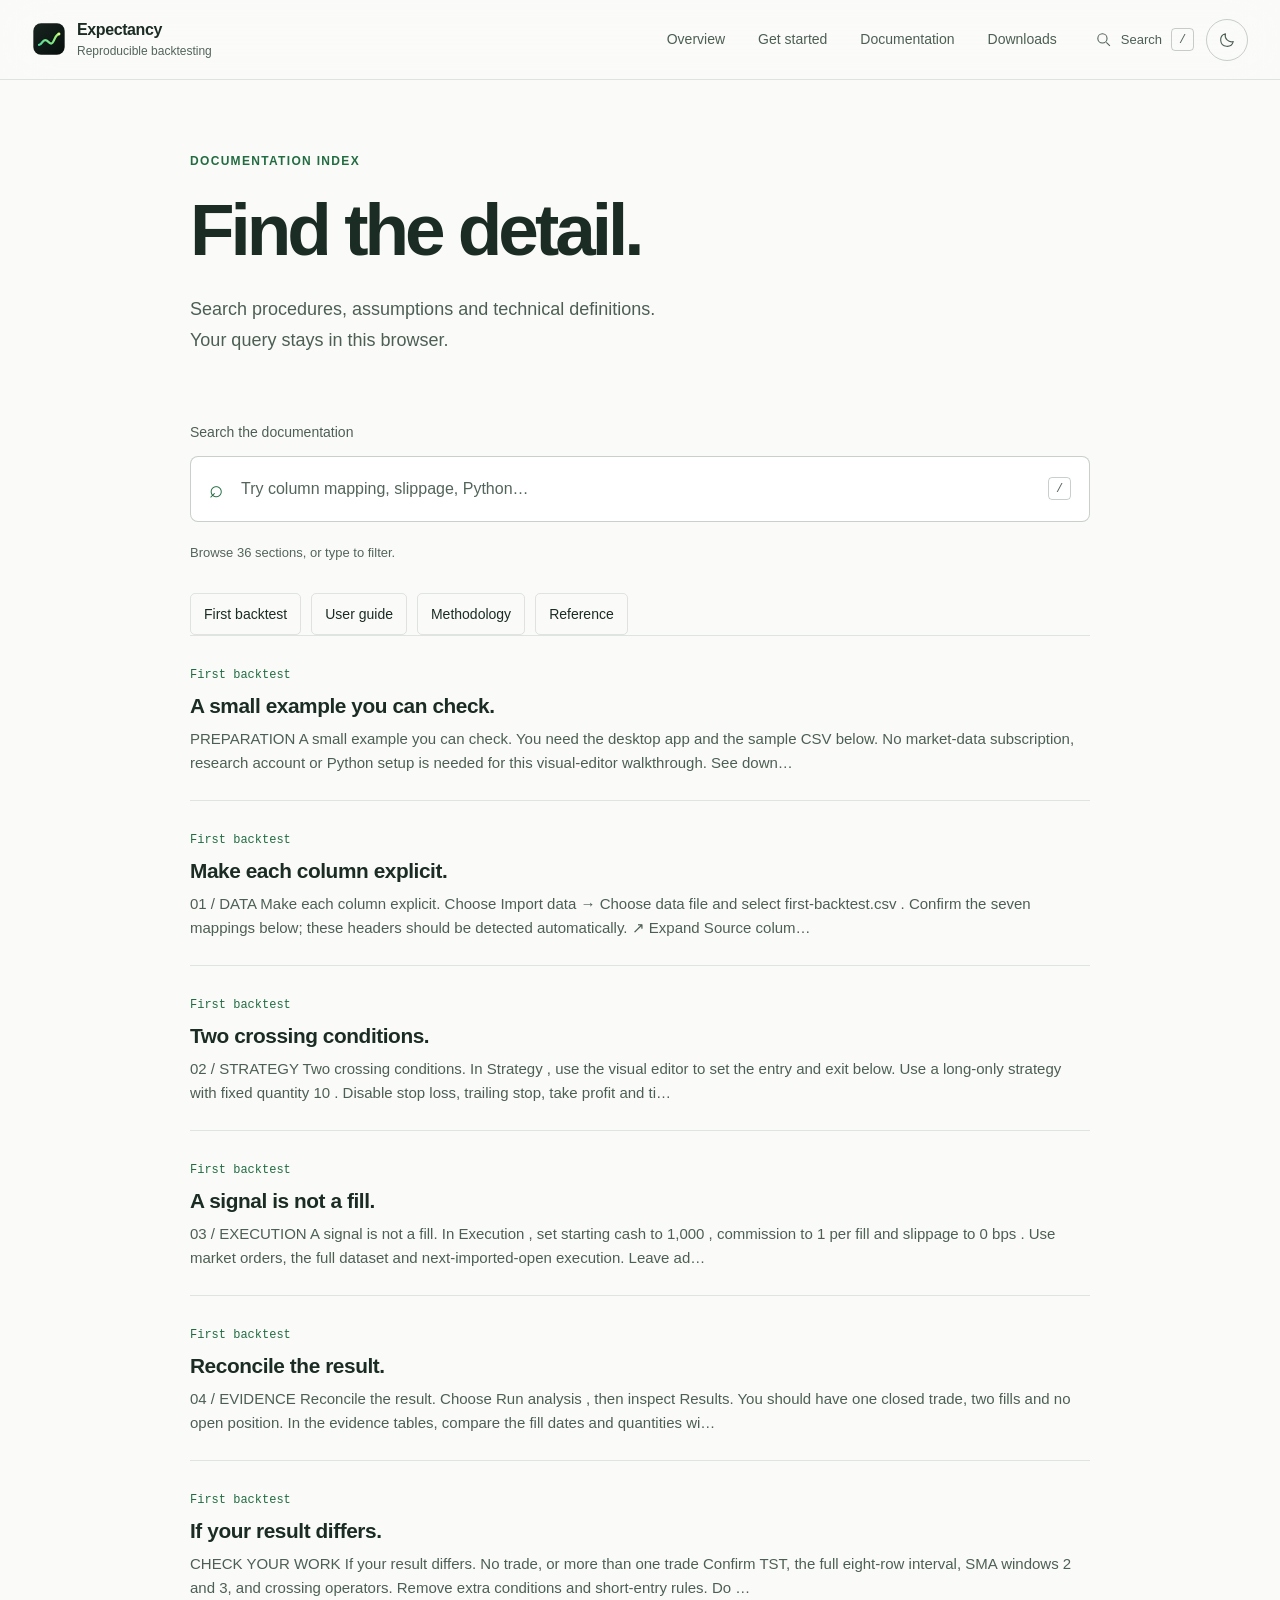
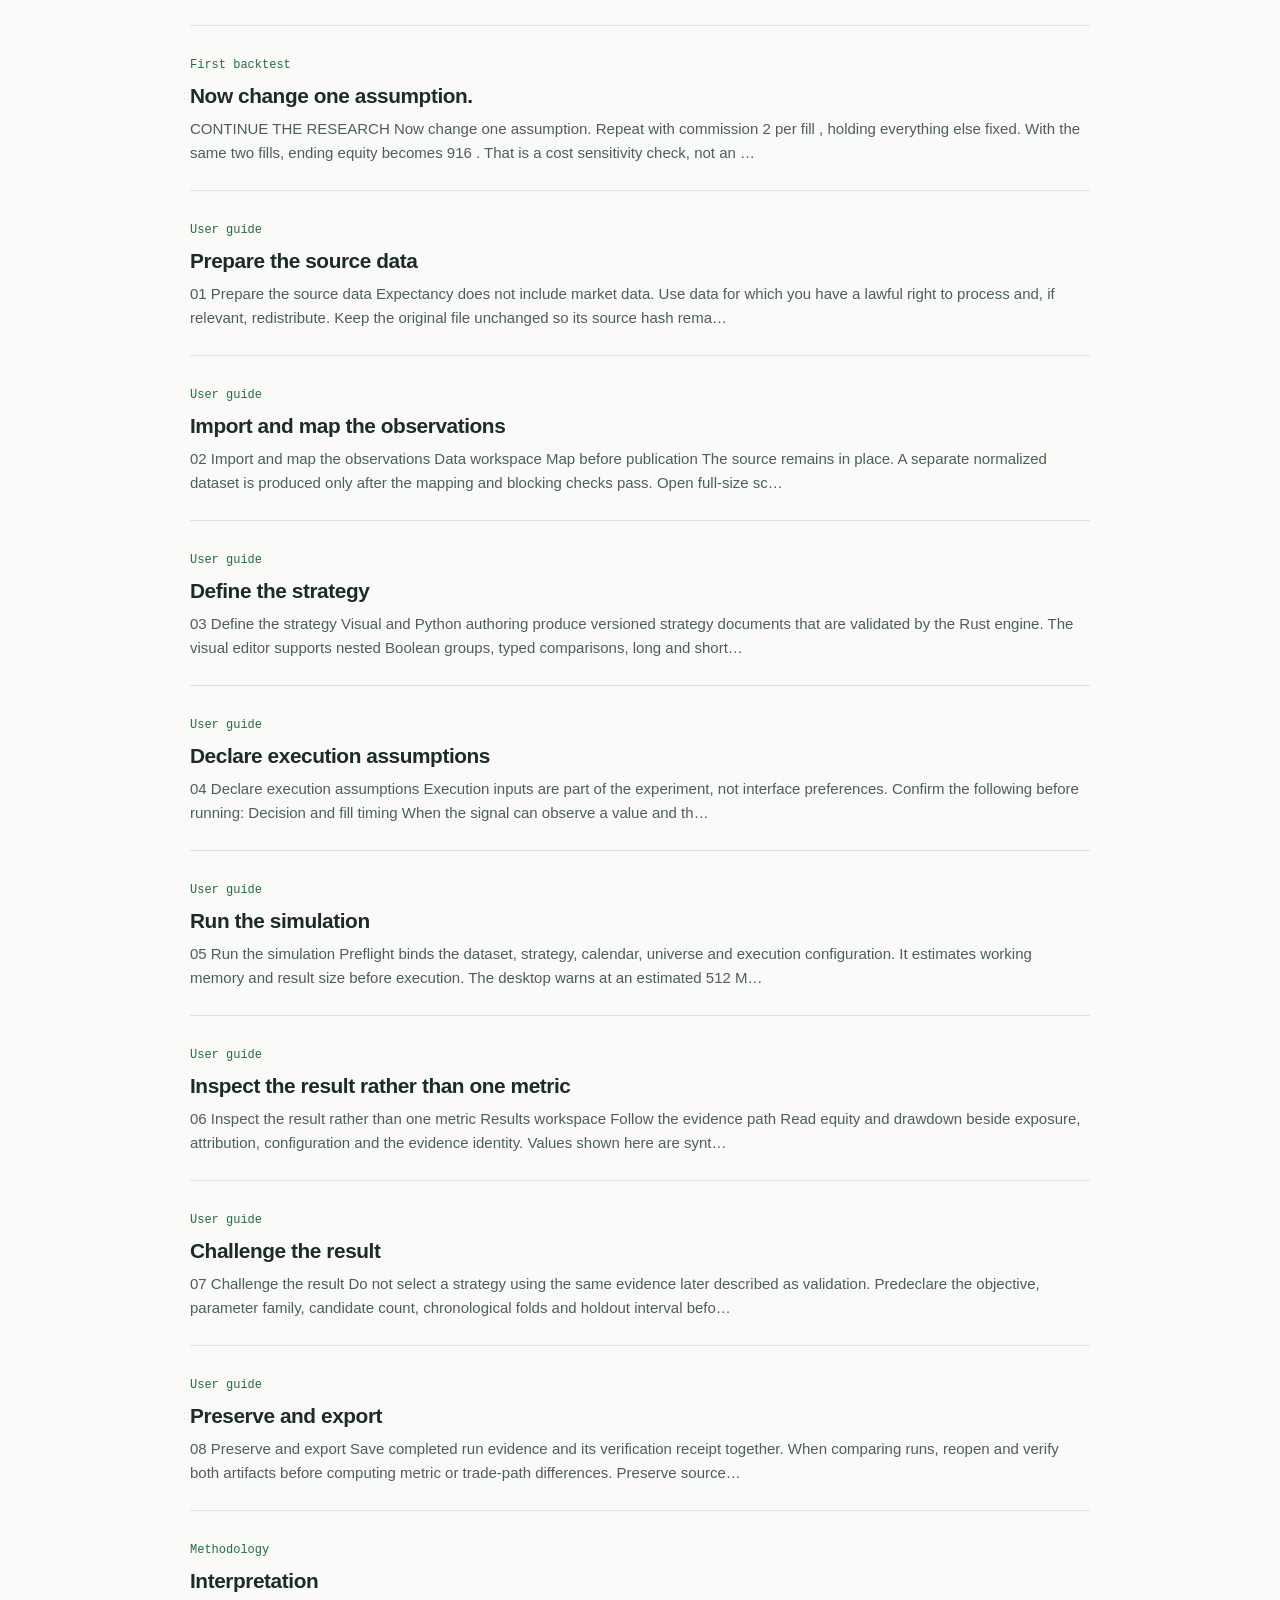
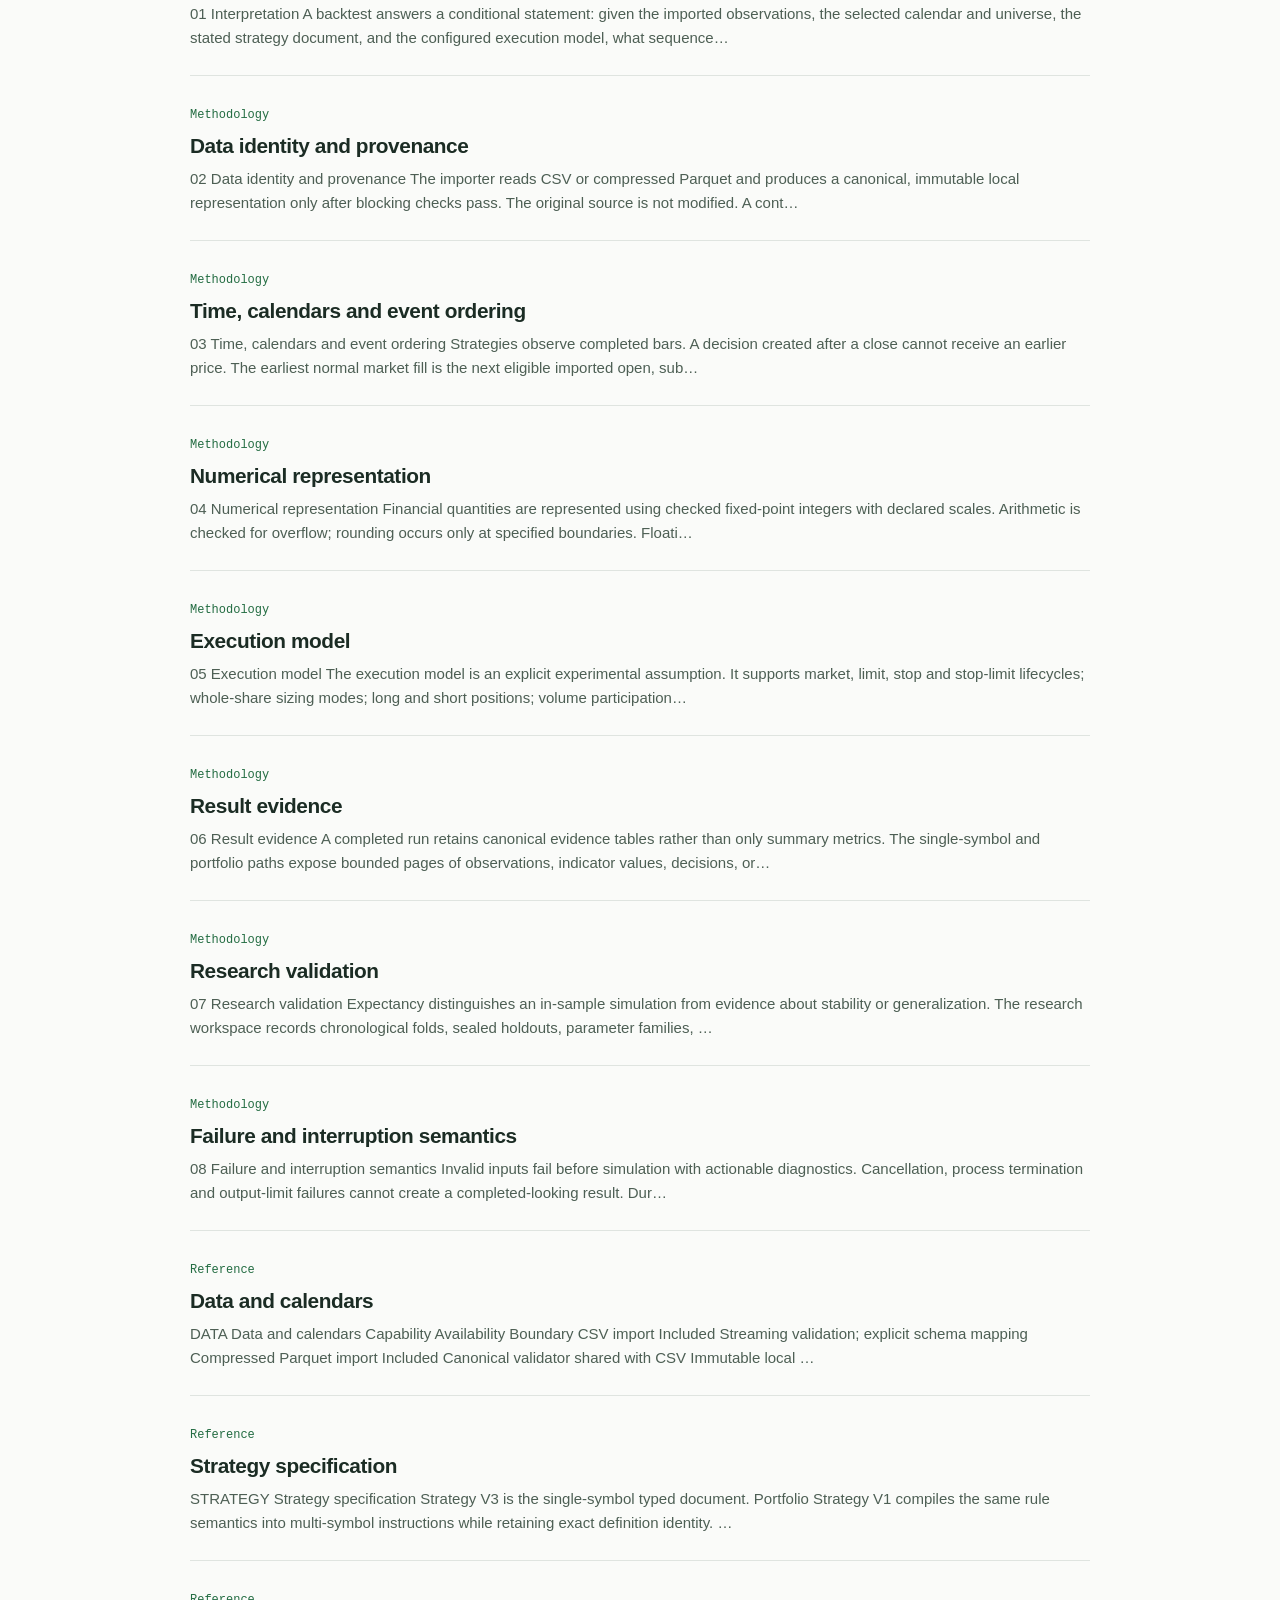
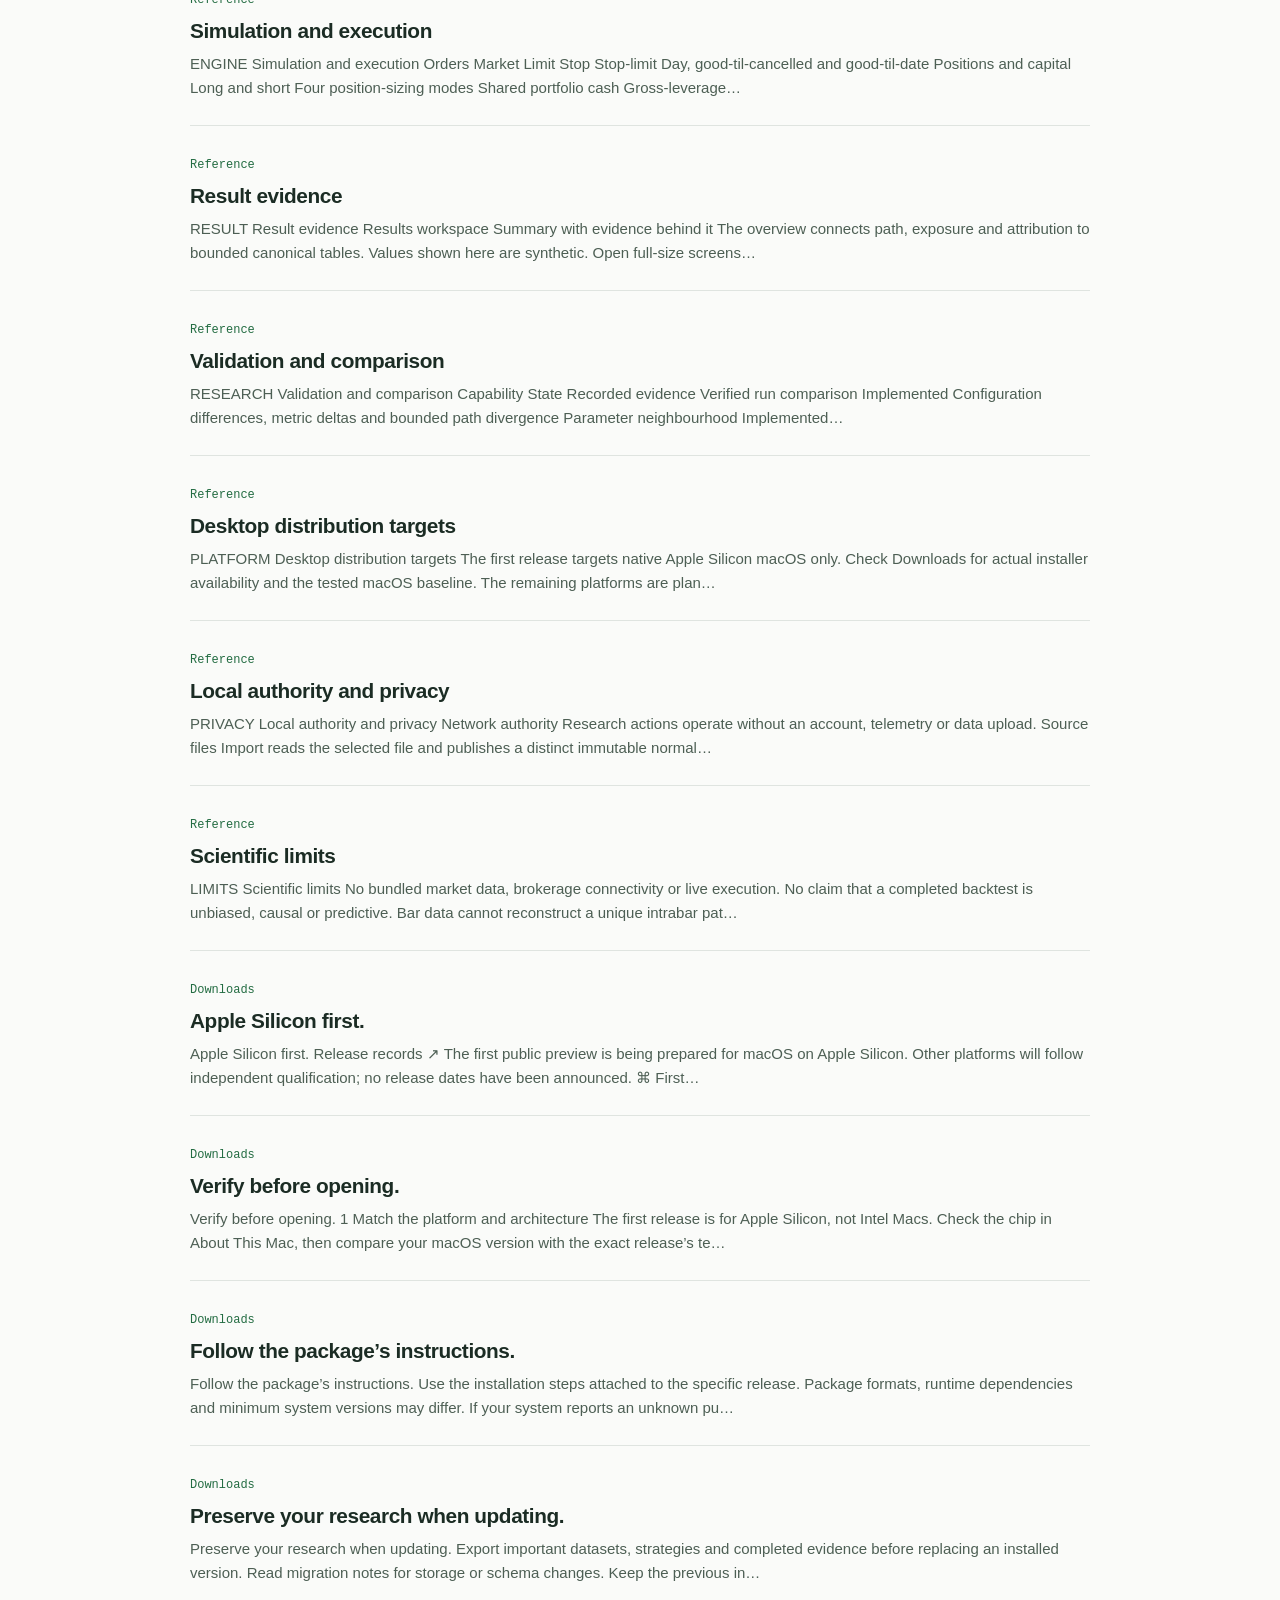
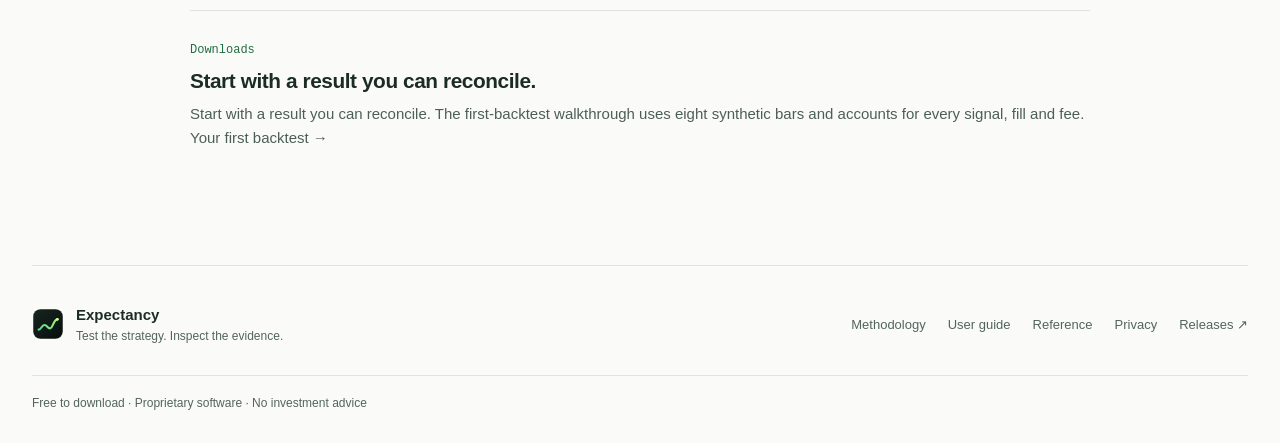
<file: docs/search.html>
<!doctype html>
<html lang="en" data-theme="dark">
  <head>
    <meta charset="utf-8">
    <meta name="viewport" content="width=device-width, initial-scale=1">
    <meta name="color-scheme" content="dark light">
    <meta name="theme-color" content="#101715">
    <meta name="referrer" content="no-referrer">
    <meta http-equiv="Content-Security-Policy" content="default-src 'self'; img-src 'self'; style-src 'self'; script-src 'self' https://static.cloudflareinsights.com/beacon.min.js; connect-src https://cloudflareinsights.com; object-src 'none'; base-uri 'none'; form-action 'none'">
    <title>Search the documentation — Expectancy</title>
    <meta name="description" content="Search Expectancy’s procedures, worked example, methodology and technical reference.">
    <meta property="og:title" content="Search the documentation — Expectancy">
    <meta property="og:description" content="Search Expectancy’s procedures, worked example, methodology and technical reference.">
    <meta property="og:type" content="website">
    <meta property="og:url" content="https://prasoon-anand.github.io/expectancy/search.html">
    <meta property="og:image" content="https://prasoon-anand.github.io/expectancy/assets/og.jpg">
    <meta name="twitter:card" content="summary_large_image">
    <meta name="twitter:title" content="Search the documentation — Expectancy">
    <meta name="twitter:description" content="Search Expectancy’s procedures, worked example, methodology and technical reference.">
    <meta name="twitter:image" content="https://prasoon-anand.github.io/expectancy/assets/og.jpg">
    <link rel="icon" href="assets/logo.svg" type="image/svg+xml">
    <script src="theme.js?v=20260917"></script>
    <link rel="stylesheet" href="styles.css?v=20260917">
  </head>
  <body>
<a class="skip-link" href="#content">Skip to content</a>
    <header class="site-header">
      <a class="brand" href="index.html" aria-label="Expectancy home"><img src="assets/logo.svg" alt="" width="34" height="34"><span><strong>Expectancy</strong><small>Reproducible backtesting</small></span></a>
      <nav class="primary-nav" aria-label="Primary navigation"><a href="index.html">Overview</a><a href="start.html">Get started</a><a href="guide.html">Documentation</a><a href="downloads.html">Downloads</a></nav><div class="header-tools"><a class="search-link" href="search.html" aria-label="Search documentation"><svg viewBox="0 0 24 24" aria-hidden="true"><circle cx="10.5" cy="10.5" r="6.5"/><path d="m16 16 5 5"/></svg><span>Search</span><kbd>/</kbd></a>
      <button class="theme-toggle" type="button" aria-label="Use light theme" aria-pressed="false"><svg viewBox="0 0 24 24" aria-hidden="true"><path d="M12 3v2m0 14v2M3 12h2m14 0h2M5.64 5.64l1.42 1.42m9.88 9.88 1.42 1.42m0-12.72-1.42 1.42M7.06 16.94l-1.42 1.42"/><circle cx="12" cy="12" r="4"/></svg></button></div>
    </header>

<main id="content" class="document-shell search-page"><header class="document-hero"><p class="eyebrow">Documentation index</p><h1>Find the detail.</h1><p class="lede">Search procedures, assumptions and technical definitions.<br>Your query stays in this browser.</p></header><section aria-labelledby="search-label" class="search-workspace"><label id="search-label" for="docs-query">Search the documentation</label><div class="search-input-wrap"><span aria-hidden="true">⌕</span><input id="docs-query" type="search" placeholder="Try column mapping, slippage, Python…" autocomplete="off" maxlength="120" aria-describedby="search-status"><kbd>/</kbd></div><p id="search-status" role="status" aria-live="polite">Loading the local index…</p><div class="source-links"><a href="start.html">First backtest</a><a href="guide.html">User guide</a><a href="methodology.html">Methodology</a><a href="reference.html">Reference</a></div><ul id="search-results" class="search-results"></ul><noscript><p>Search requires JavaScript. Browse the <a href="start.html">first-backtest walkthrough</a>, <a href="guide.html">user guide</a>, <a href="methodology.html">methodology</a> or <a href="reference.html">reference</a> instead.</p></noscript></section></main>
    <footer class="site-footer"><div class="footer-brand"><img src="assets/logo.svg" alt="" width="32" height="32"><p><strong>Expectancy</strong><span>Test the strategy. Inspect the evidence.</span></p></div><div class="footer-links"><a href="methodology.html">Methodology</a><a href="guide.html">User guide</a><a href="reference.html">Reference</a><a href="reference.html#privacy">Privacy</a><a href="https://github.com/prasoon-anand/expectancy/releases">Releases ↗</a></div><p class="legal">Free to download · Proprietary software · No investment advice</p></footer>
<script src="analytics.js?v=20260904"></script><script src="search-index.js?v=20260917"></script><script src="search.js?v=20260917"></script><script src="script.js?v=20260917"></script>
</body></html>
</file>
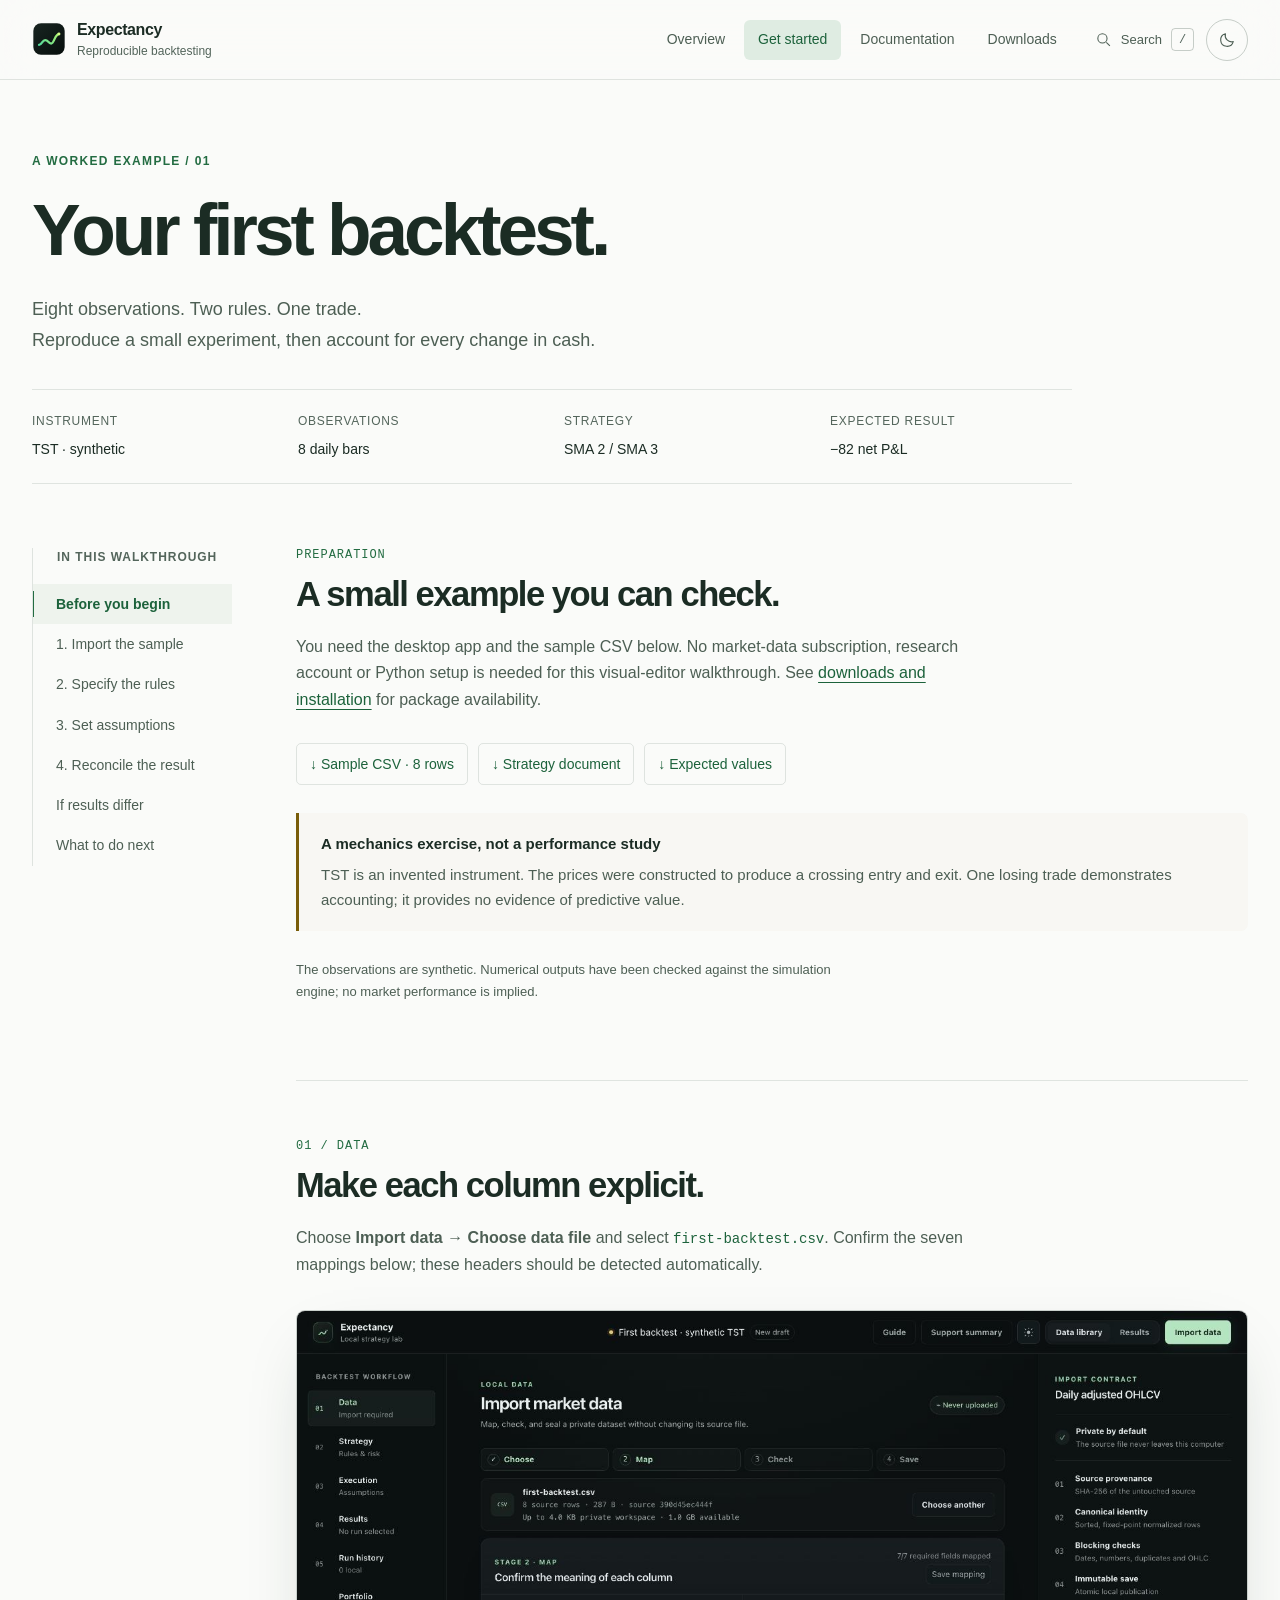
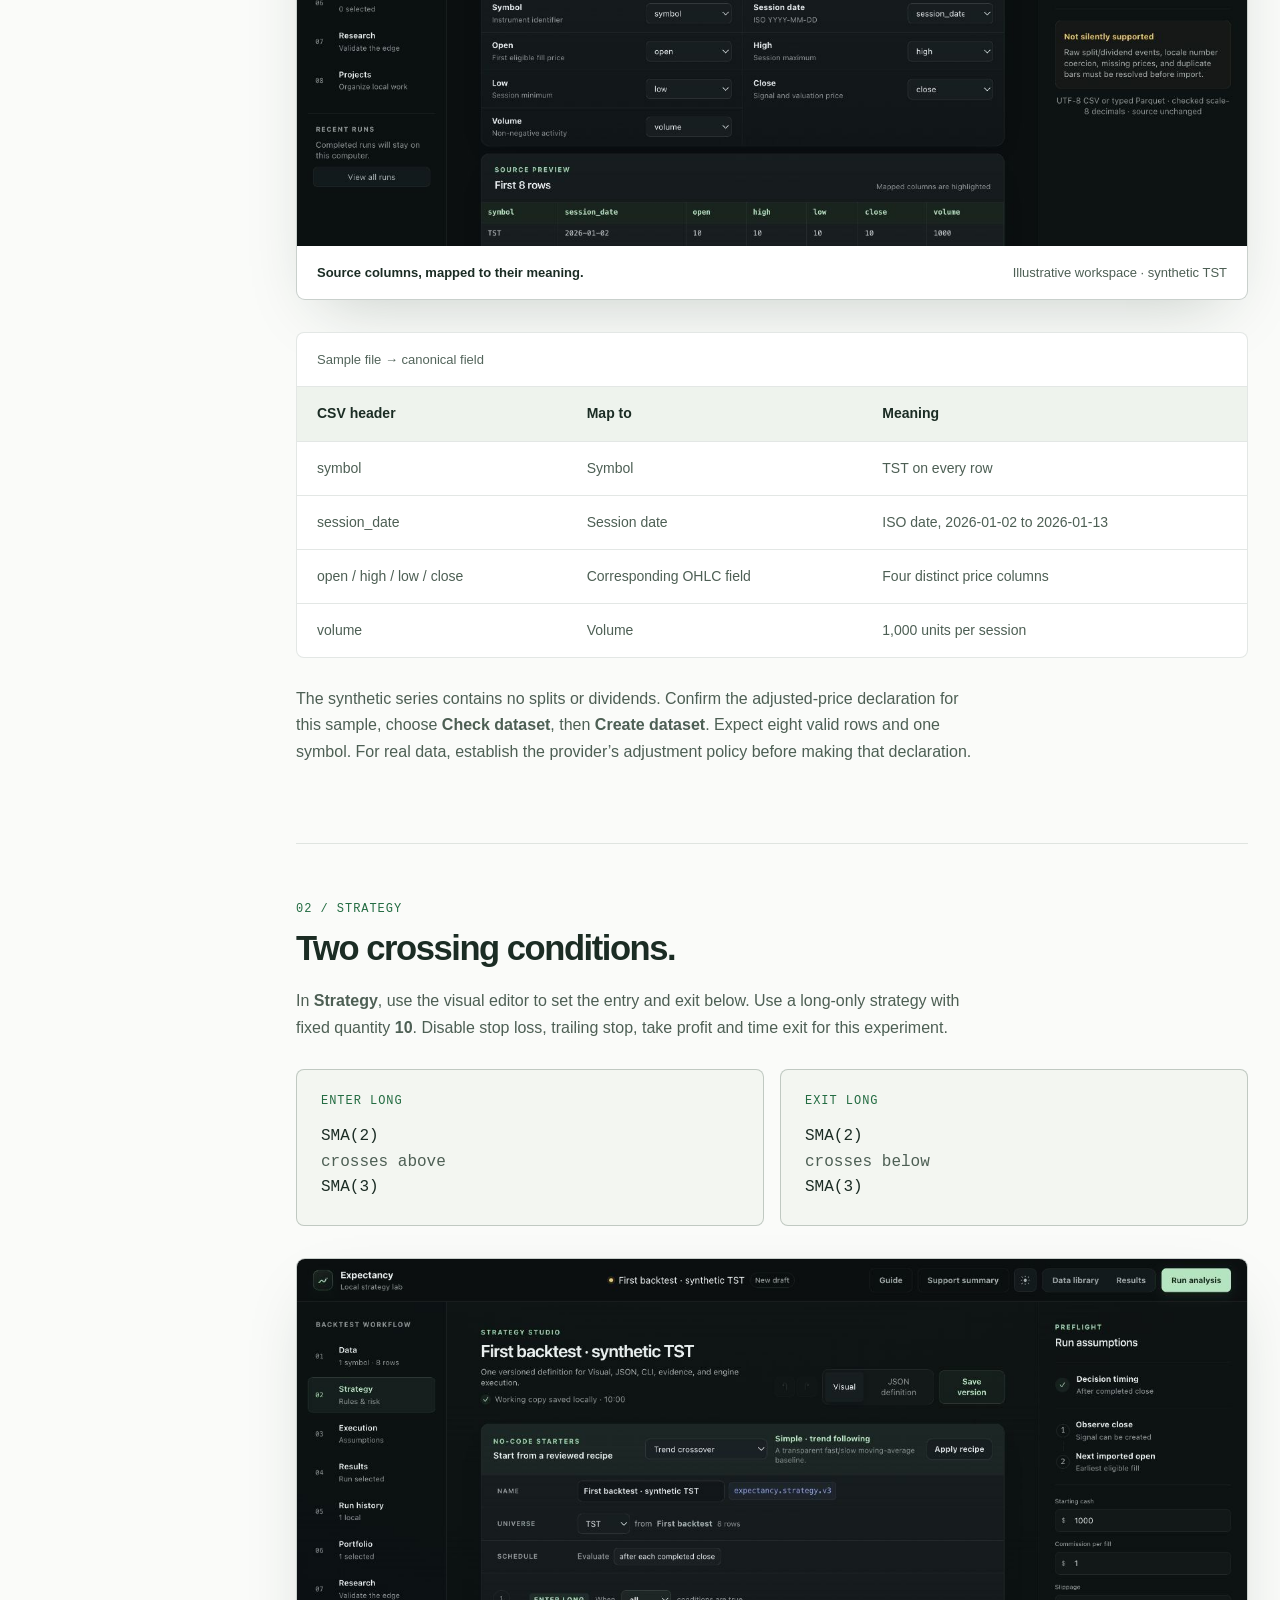
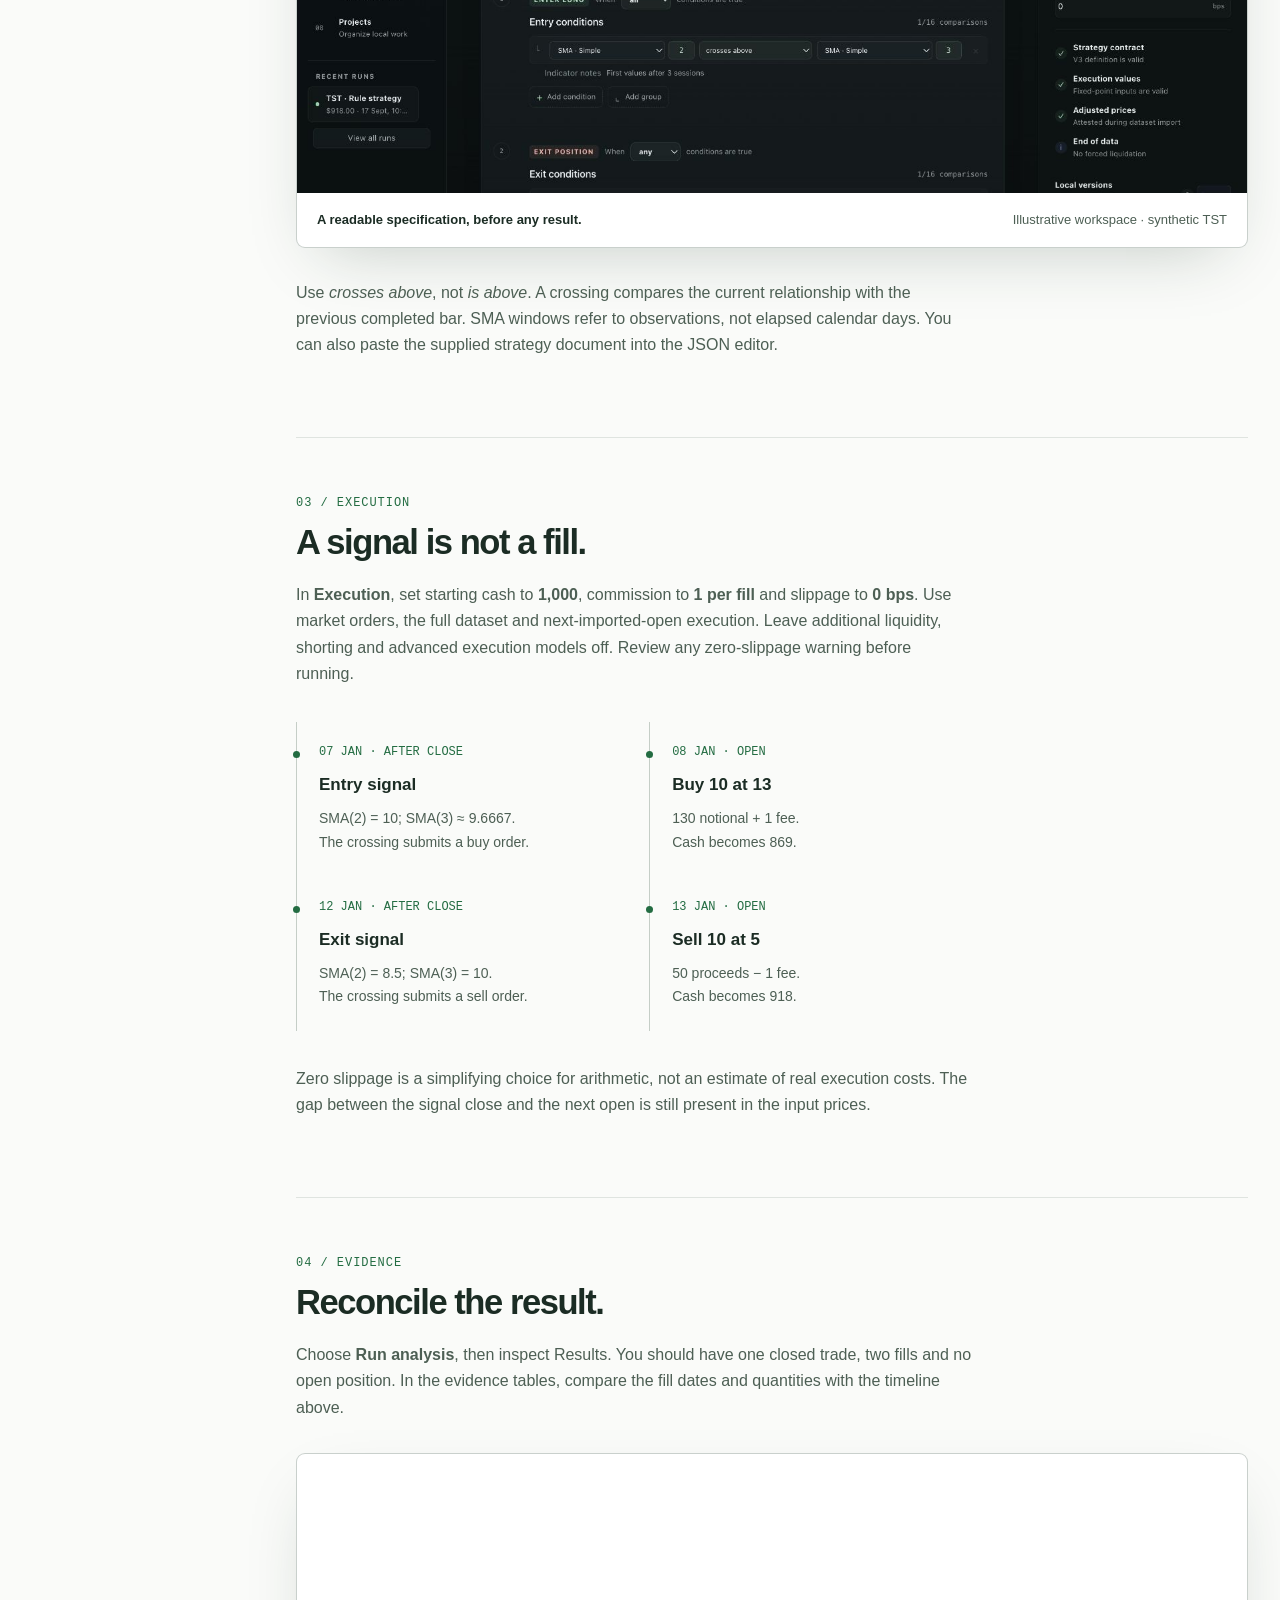
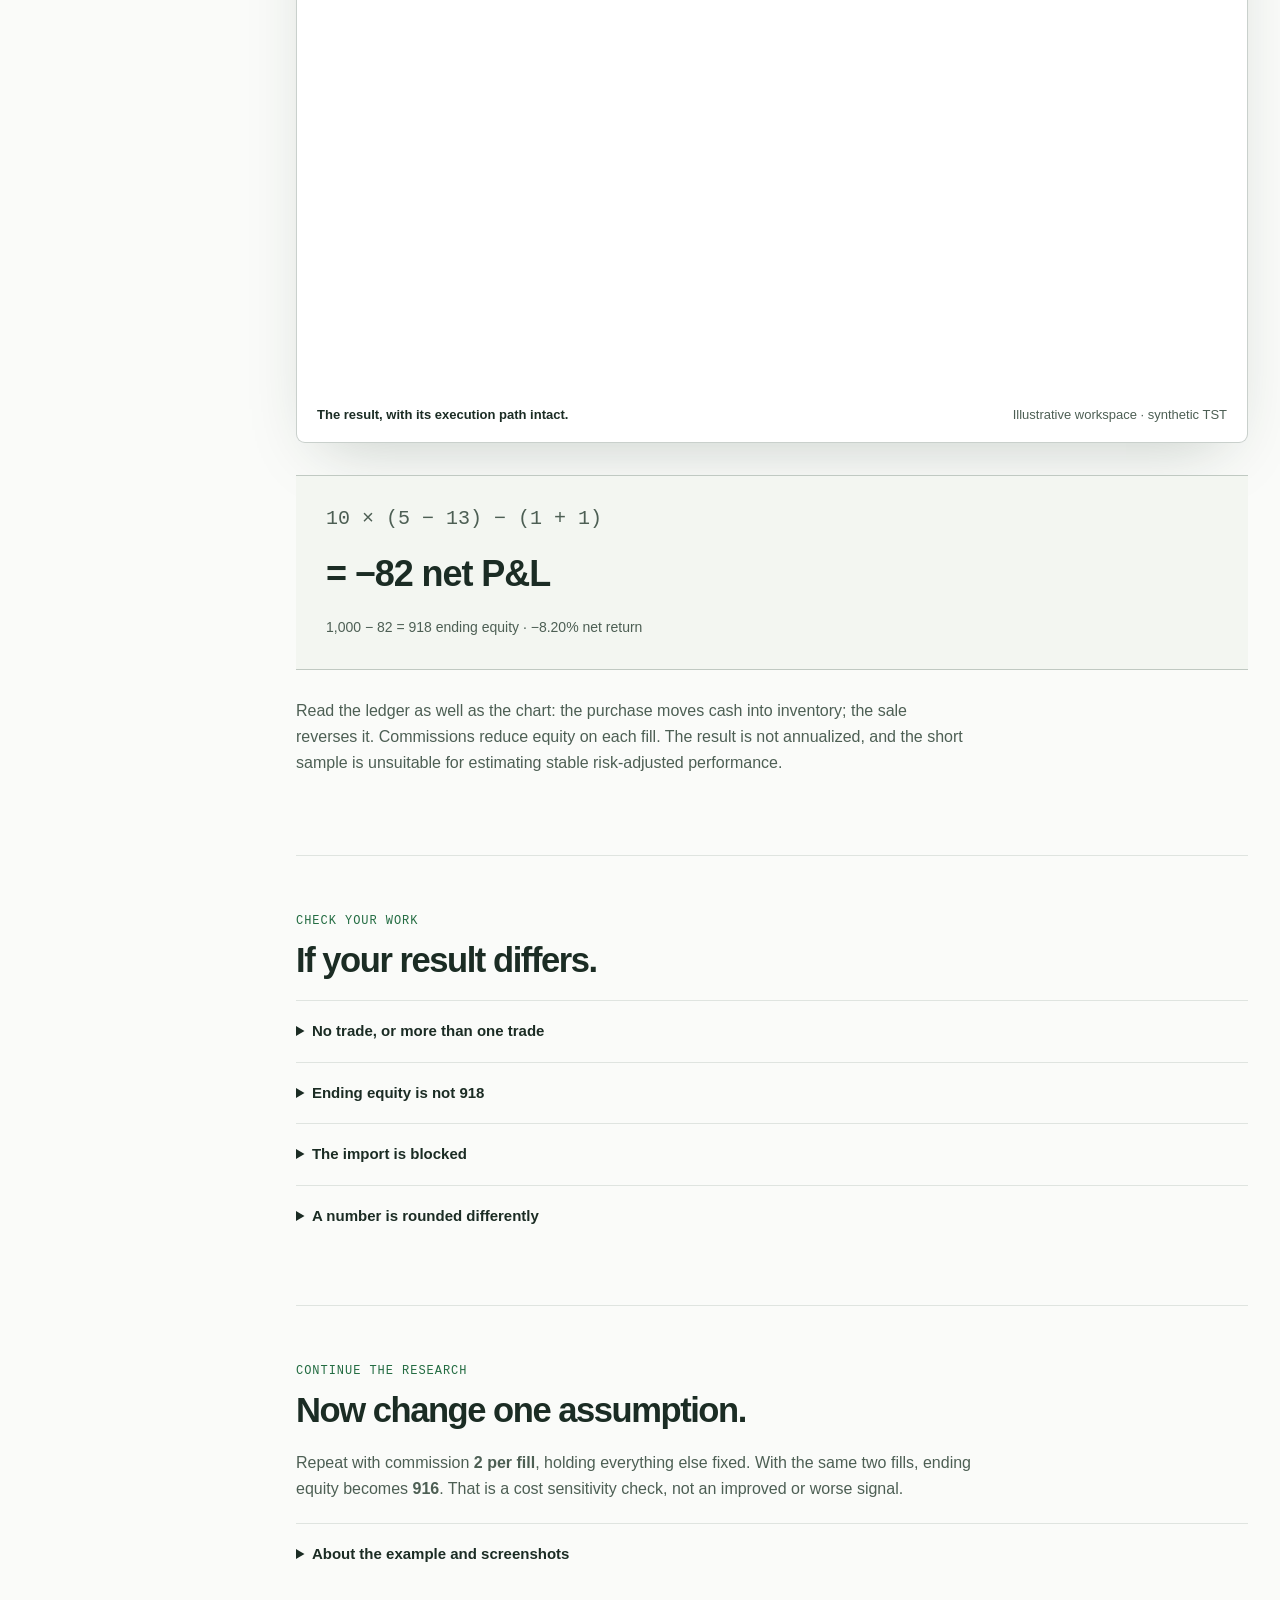
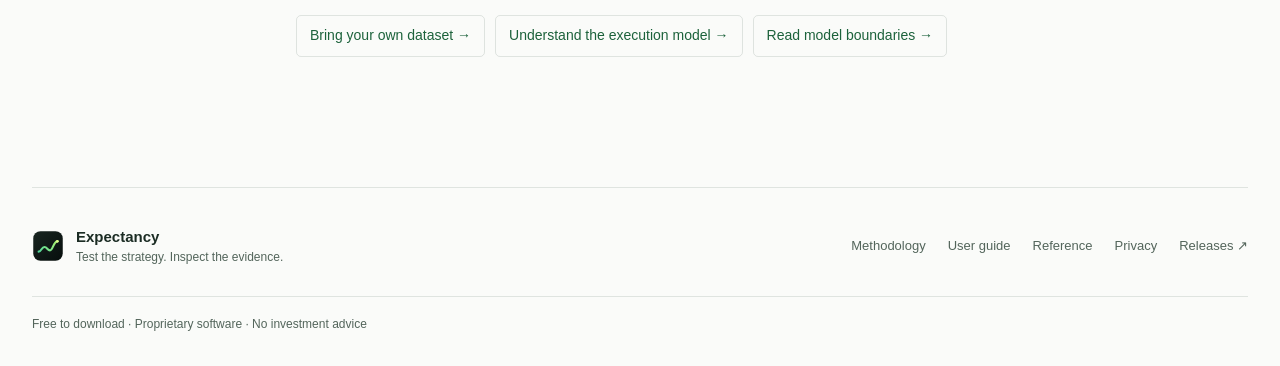
<file: docs/start.html>
<!doctype html>
<html lang="en" data-theme="dark">
  <head>
    <meta charset="utf-8">
    <meta name="viewport" content="width=device-width, initial-scale=1">
    <meta name="color-scheme" content="dark light">
    <meta name="theme-color" content="#101715">
    <meta name="referrer" content="no-referrer">
    <meta http-equiv="Content-Security-Policy" content="default-src 'self'; img-src 'self'; style-src 'self'; script-src 'self' https://static.cloudflareinsights.com/beacon.min.js; connect-src https://cloudflareinsights.com; object-src 'none'; base-uri 'none'; form-action 'none'">
    <title>Your first backtest — Expectancy</title>
    <meta name="description" content="Reproduce an eight-session synthetic example and inspect every signal, fill and fee.">
    <meta property="og:title" content="Your first backtest — Expectancy">
    <meta property="og:description" content="Reproduce an eight-session synthetic example and inspect every signal, fill and fee.">
    <meta property="og:type" content="website">
    <meta property="og:url" content="https://prasoon-anand.github.io/expectancy/start.html">
    <meta property="og:image" content="https://prasoon-anand.github.io/expectancy/assets/og.jpg">
    <meta name="twitter:card" content="summary_large_image">
    <meta name="twitter:title" content="Your first backtest — Expectancy">
    <meta name="twitter:description" content="Reproduce an eight-session synthetic example and inspect every signal, fill and fee.">
    <meta name="twitter:image" content="https://prasoon-anand.github.io/expectancy/assets/og.jpg">
    <link rel="icon" href="assets/logo.svg" type="image/svg+xml">
    <script src="theme.js?v=20260917"></script>
    <link rel="stylesheet" href="styles.css?v=20260917">
  </head>
  <body>
<a class="skip-link" href="#content">Skip to content</a>
    <header class="site-header">
      <a class="brand" href="index.html" aria-label="Expectancy home"><img src="assets/logo.svg" alt="" width="34" height="34"><span><strong>Expectancy</strong><small>Reproducible backtesting</small></span></a>
      <nav class="primary-nav" aria-label="Primary navigation"><a href="index.html">Overview</a><a aria-current="page" href="start.html">Get started</a><a href="guide.html">Documentation</a><a href="downloads.html">Downloads</a></nav><div class="header-tools"><a class="search-link" href="search.html" aria-label="Search documentation"><svg viewBox="0 0 24 24" aria-hidden="true"><circle cx="10.5" cy="10.5" r="6.5"/><path d="m16 16 5 5"/></svg><span>Search</span><kbd>/</kbd></a>
      <button class="theme-toggle" type="button" aria-label="Use light theme" aria-pressed="false"><svg viewBox="0 0 24 24" aria-hidden="true"><path d="M12 3v2m0 14v2M3 12h2m14 0h2M5.64 5.64l1.42 1.42m9.88 9.88 1.42 1.42m0-12.72-1.42 1.42M7.06 16.94l-1.42 1.42"/><circle cx="12" cy="12" r="4"/></svg></button></div>
    </header>

<main id="content" class="document-shell tutorial">
<header class="document-hero"><p class="eyebrow">A worked example / 01</p><h1>Your first backtest.</h1><p class="lede">Eight observations. Two rules. One trade.<br>Reproduce a small experiment, then account for every change in cash.</p><dl class="document-meta"><div><dt>Instrument</dt><dd>TST · synthetic</dd></div><div><dt>Observations</dt><dd>8 daily bars</dd></div><div><dt>Strategy</dt><dd>SMA 2 / SMA 3</dd></div><div><dt>Expected result</dt><dd>−82 net P&amp;L</dd></div></dl></header>
<div class="document-layout"><aside class="toc" aria-label="On this page"><p>In this walkthrough</p><a href="#before">Before you begin</a><a href="#import">1. Import the sample</a><a href="#rules">2. Specify the rules</a><a href="#assumptions">3. Set assumptions</a><a href="#inspect">4. Reconcile the result</a><a href="#troubleshoot">If results differ</a><a href="#next">What to do next</a></aside>
<article class="prose">
<section id="before"><p class="section-number">PREPARATION</p><h2>A small example you can check.</h2><p>You need the desktop app and the sample CSV below. No market-data subscription, research account or Python setup is needed for this visual-editor walkthrough. See <a href="downloads.html">downloads and installation</a> for package availability.</p><div class="source-links"><a href="examples/first-backtest.csv" download>↓ Sample CSV · 8 rows</a><a href="examples/first-backtest.strategy.json" download>↓ Strategy document</a><a href="examples/first-backtest.expected.json" download>↓ Expected values</a></div><div class="callout caution"><strong>A mechanics exercise, not a performance study</strong><p>TST is an invented instrument. The prices were constructed to produce a crossing entry and exit. One losing trade demonstrates accounting; it provides no evidence of predictive value.</p></div><p class="caption-note">The observations are synthetic. Numerical outputs have been checked against the simulation engine; no market performance is implied.</p></section>
<section id="import"><p class="section-number">01 / DATA</p><h2>Make each column explicit.</h2><p>Choose <strong>Import data → Choose data file</strong> and select <code>first-backtest.csv</code>. Confirm the seven mappings below; these headers should be detected automatically.</p>
<figure class="example-figure"><a class="screenshot-link" href="assets/example-import.png" data-lightbox target="_blank" rel="noopener"><img src="assets/example-import.png" alt="Expectancy showing first-backtest.csv and seven explicit column mappings for synthetic TST." width="1422" height="800" loading="lazy"><span class="zoom-hint">↗ Expand</span></a><figcaption><strong>Source columns, mapped to their meaning.</strong><span>Illustrative workspace · synthetic TST</span></figcaption></figure>
<div class="table-scroll" role="region" aria-label="Sample column mapping" tabindex="0"><table><caption>Sample file → canonical field</caption><thead><tr><th>CSV header</th><th>Map to</th><th>Meaning</th></tr></thead><tbody><tr><td>symbol</td><td>Symbol</td><td>TST on every row</td></tr><tr><td>session_date</td><td>Session date</td><td>ISO date, 2026-01-02 to 2026-01-13</td></tr><tr><td>open / high / low / close</td><td>Corresponding OHLC field</td><td>Four distinct price columns</td></tr><tr><td>volume</td><td>Volume</td><td>1,000 units per session</td></tr></tbody></table></div>
<p>The synthetic series contains no splits or dividends. Confirm the adjusted-price declaration for this sample, choose <strong>Check dataset</strong>, then <strong>Create dataset</strong>. Expect eight valid rows and one symbol. For real data, establish the provider’s adjustment policy before making that declaration.</p></section>
<section id="rules"><p class="section-number">02 / STRATEGY</p><h2>Two crossing conditions.</h2><p>In <strong>Strategy</strong>, use the visual editor to set the entry and exit below. Use a long-only strategy with fixed quantity <strong>10</strong>. Disable stop loss, trailing stop, take profit and time exit for this experiment.</p>
<div class="rule-pair"><div><span>ENTER LONG</span><strong>SMA(2) <em>crosses above</em> SMA(3)</strong></div><div><span>EXIT LONG</span><strong>SMA(2) <em>crosses below</em> SMA(3)</strong></div></div>
<figure class="example-figure"><a class="screenshot-link" href="assets/example-strategy.png" data-lightbox target="_blank" rel="noopener"><img src="assets/example-strategy.png" alt="Expectancy visual strategy editor showing the synthetic TST entry rule with SMA windows 2 and 3." width="1422" height="800" loading="lazy"><span class="zoom-hint">↗ Expand</span></a><figcaption><strong>A readable specification, before any result.</strong><span>Illustrative workspace · synthetic TST</span></figcaption></figure>
<p>Use <em>crosses above</em>, not <em>is above</em>. A crossing compares the current relationship with the previous completed bar. SMA windows refer to observations, not elapsed calendar days. You can also paste the supplied strategy document into the JSON editor.</p></section>
<section id="assumptions"><p class="section-number">03 / EXECUTION</p><h2>A signal is not a fill.</h2><p>In <strong>Execution</strong>, set starting cash to <strong>1,000</strong>, commission to <strong>1 per fill</strong> and slippage to <strong>0 bps</strong>. Use market orders, the full dataset and next-imported-open execution. Leave additional liquidity, shorting and advanced execution models off. Review any zero-slippage warning before running.</p><ol class="event-timeline"><li><span>07 JAN · AFTER CLOSE</span><strong>Entry signal</strong><p>SMA(2) = 10; SMA(3) ≈ 9.6667.<br>The crossing submits a buy order.</p></li><li><span>08 JAN · OPEN</span><strong>Buy 10 at 13</strong><p>130 notional + 1 fee.<br>Cash becomes 869.</p></li><li><span>12 JAN · AFTER CLOSE</span><strong>Exit signal</strong><p>SMA(2) = 8.5; SMA(3) = 10.<br>The crossing submits a sell order.</p></li><li><span>13 JAN · OPEN</span><strong>Sell 10 at 5</strong><p>50 proceeds − 1 fee.<br>Cash becomes 918.</p></li></ol><p>Zero slippage is a simplifying choice for arithmetic, not an estimate of real execution costs. The gap between the signal close and the next open is still present in the input prices.</p></section>
<section id="inspect"><p class="section-number">04 / EVIDENCE</p><h2>Reconcile the result.</h2><p>Choose <strong>Run analysis</strong>, then inspect Results. You should have one closed trade, two fills and no open position. In the evidence tables, compare the fill dates and quantities with the timeline above.</p>
<figure class="example-figure"><a class="screenshot-link" href="assets/example-results.png" data-lightbox target="_blank" rel="noopener"><img src="assets/example-results.png" alt="Synthetic TST result showing ending equity of 918, net return minus 8.20 percent and one closed trade." width="1422" height="800" loading="lazy"><span class="zoom-hint">↗ Expand</span></a><figcaption><strong>The result, with its execution path intact.</strong><span>Illustrative workspace · synthetic TST</span></figcaption></figure>
<div class="result-math"><span>10 × (5 − 13) − (1 + 1)</span><strong>= −82 net P&amp;L</strong><p>1,000 − 82 = 918 ending equity · −8.20% net return</p></div><p>Read the ledger as well as the chart: the purchase moves cash into inventory; the sale reverses it. Commissions reduce equity on each fill. The result is not annualized, and the short sample is unsuitable for estimating stable risk-adjusted performance.</p></section>
<section id="troubleshoot"><p class="section-number">CHECK YOUR WORK</p><h2>If your result differs.</h2><details><summary>No trade, or more than one trade</summary><p>Confirm TST, the full eight-row interval, SMA windows 2 and 3, and crossing operators. Remove extra conditions and short-entry rules. Do not use a longer moving-average recipe on this tiny sample.</p></details><details><summary>Ending equity is not 918</summary><p>Check quantity 10, cash 1,000, commission 1 per fill and slippage 0 bps. Disable protective exits and advanced execution overrides. Confirm the buy is on January 8 at 13 and the sell on January 13 at 5.</p></details><details><summary>The import is blocked</summary><p>Keep the CSV unchanged. Map all seven fields, use the ISO dates as supplied, and confirm the synthetic price-basis declaration. Inspect the validation finding before changing the source.</p></details><details><summary>A number is rounded differently</summary><p>The interface may format decimals for readability. Compare exported decimal values and the actual fills. The three-period average on January 7 is 9.66666667 under the engine’s scale-8 policy.</p></details></section>
<section id="next"><p class="section-number">CONTINUE THE RESEARCH</p><h2>Now change one assumption.</h2><p>Repeat with commission <strong>2 per fill</strong>, holding everything else fixed. With the same two fills, ending equity becomes <strong>916</strong>. That is a cost sensitivity check, not an improved or worse signal.</p><details><summary>About the example and screenshots</summary><p>The supplied expected-values file records the engine schema, assumptions and result identity used for this walkthrough. Screenshots show the application interface with an isolated, in-memory documentation fixture and the engine-generated result. They illustrate the workflow, not native file selection, persistence or platform compatibility.</p><p><a href="examples/README.md">Example provenance and reuse</a></p></details><div class="source-links"><a href="guide.html">Bring your own dataset →</a><a href="methodology.html">Understand the execution model →</a><a href="reference.html#limits">Read model boundaries →</a></div></section>
</article></div></main>
    <footer class="site-footer"><div class="footer-brand"><img src="assets/logo.svg" alt="" width="32" height="32"><p><strong>Expectancy</strong><span>Test the strategy. Inspect the evidence.</span></p></div><div class="footer-links"><a href="methodology.html">Methodology</a><a href="guide.html">User guide</a><a href="reference.html">Reference</a><a href="reference.html#privacy">Privacy</a><a href="https://github.com/prasoon-anand/expectancy/releases">Releases ↗</a></div><p class="legal">Free to download · Proprietary software · No investment advice</p></footer>
<script src="analytics.js?v=20260904"></script><script src="script.js?v=20260917"></script>
</body></html>
</file>
<file: docs/styles.css>
/* Shared visual system: quiet surfaces, clear type and evidence in context. */
:root {
  color-scheme: dark;
  --bg: #101715;
  --surface: #151e1a;
  --surface-2: #1c2922;
  --surface-soft: #121b17;
  --text: #edf2ed;
  --muted: #b0bdb4;
  --faint: #9aa99f;
  --line: rgba(214, 234, 221, .13);
  --line-strong: rgba(214, 234, 221, .25);
  --green: #95d7ac;
  --green-bright: #a8e6bd;
  --green-deep: #243f30;
  --on-accent: #102018;
  --accent-hover: #b9f1cc;
  --amber: #f1c75b;
  --blue: #a9b9ff;
  --glass: rgba(16, 23, 21, .82);
  --glass-strong: rgba(21, 30, 26, .93);
  --glass-highlight: rgba(255, 255, 255, .05);
  --shadow: 0 24px 64px -24px rgba(0, 0, 0, .5);
  --max: 1280px;
  --header-height: 80px;
  font-family: -apple-system, BlinkMacSystemFont, "Inter", "Segoe UI", sans-serif;
  font-synthesis: none;
  text-rendering: optimizeLegibility;
}
:root[data-theme="light"] {
  color-scheme: light;
  --bg: #fafbf9;
  --surface: #ffffff;
  --surface-2: #eef3ed;
  --surface-soft: #f3f6f1;
  --text: #1b2c24;
  --muted: #4d5f54;
  --faint: #53655b;
  --line: rgba(30, 61, 43, .12);
  --line-strong: rgba(30, 61, 43, .24);
  --green: #236c42;
  --green-bright: #1c623b;
  --green-deep: #dfece2;
  --on-accent: #ffffff;
  --accent-hover: #154d2e;
  --amber: #795d0a;
  --blue: #4d61b5;
  --glass: rgba(250, 251, 249, .82);
  --glass-strong: rgba(255, 255, 255, .93);
  --glass-highlight: rgba(255, 255, 255, .8);
  --shadow: 0 24px 64px -26px rgba(25, 52, 36, .25);
}
* { box-sizing: border-box; }
[hidden] { display: none !important; }
html { scroll-behavior: smooth; scroll-padding-top: calc(var(--header-height) + 28px); }
body { margin: 0; min-width: 280px; color: var(--text); background: var(--bg); font-size: 16px; line-height: 1.65; -webkit-font-smoothing: antialiased; }
body.has-lightbox { overflow: hidden; }
a { color: inherit; text-underline-offset: .22em; text-decoration-thickness: 1px; }
img { max-width: 100%; height: auto; }
button { font: inherit; cursor: pointer; }
button, a { -webkit-tap-highlight-color: transparent; }
::selection { color: var(--on-accent); background: var(--green-bright); }
:where(a, button, [tabindex]):focus-visible { outline: 3px solid var(--blue); outline-offset: 5px; }
h1, h2, h3, p { margin-top: 0; }
h1, h2, h3 { text-wrap: balance; }
h1 { margin-bottom: 24px; font-size: clamp(2.8rem, 4.9vw, 4.55rem); font-weight: 550; letter-spacing: -.055em; line-height: 1.08; }
h2 { margin-bottom: 20px; font-size: clamp(1.9rem, 3vw, 2.75rem); font-weight: 550; letter-spacing: -.042em; line-height: 1.16; }
h3 { margin-bottom: 10px; font-size: 1.0625rem; font-weight: 650; letter-spacing: -.02em; line-height: 1.35; }
p { margin-bottom: 20px; }
.skip-link { position: fixed; z-index: 100; top: 12px; left: 12px; padding: 10px 16px; border: 1px solid var(--line-strong); border-radius: 6px; background: var(--surface); transform: translateY(-180%); }
.skip-link:focus { transform: translateY(0); }
.site-header { position: sticky; top: 0; z-index: 20; min-height: var(--header-height); display: grid; grid-template-columns: 1fr auto 1fr; align-items: center; gap: 28px; padding: 12px max(32px, calc((100% - var(--max)) / 2)); border-bottom: 1px solid var(--line); background: var(--glass); -webkit-backdrop-filter: blur(24px) saturate(145%); backdrop-filter: blur(24px) saturate(145%); transition: background-color 180ms ease, box-shadow 180ms ease; }
.site-header.is-scrolled { background: var(--glass-strong); box-shadow: 0 4px 24px rgba(0, 0, 0, .035); }
.brand { display: inline-flex; align-items: center; gap: 11px; width: max-content; text-decoration: none; }
.brand img { border-radius: 9px; }
.brand span { display: grid; line-height: 1.3; }
.brand strong { font-size: 1rem; letter-spacing: -.025em; }
.brand small { margin-top: 3px; color: var(--faint); font-size: .75rem; }
.primary-nav { display: flex; gap: 5px; align-items: center; }
.primary-nav a { display: inline-flex; align-items: center; min-height: 40px; padding: 8px 14px; border-radius: 6px; color: var(--muted); font-size: .875rem; font-weight: 520; text-decoration: none; white-space: nowrap; transition: color 160ms ease, background 160ms ease; }
.primary-nav a:hover { color: var(--text); background: var(--surface-2); }
.primary-nav a[aria-current="page"] { color: var(--green-bright); background: var(--green-deep); }
.theme-toggle { justify-self: end; display: grid; place-items: center; width: 42px; height: 42px; padding: 10px; color: var(--muted); background: transparent; border: 1px solid var(--line-strong); border-radius: 50%; }
.theme-toggle:hover { background: var(--surface-2); color: var(--text); }
.theme-toggle svg { width: 18px; height: 18px; fill: none; stroke: currentColor; stroke-width: 1.5; stroke-linecap: round; stroke-linejoin: round; }
.section-grid, .workflow, .evidence-strip, .document-shell, .site-footer { width: min(calc(100% - 64px), var(--max)); margin-inline: auto; }
.eyebrow { display: flex; align-items: center; gap: 10px; margin: 0 0 20px; color: var(--green); font-size: .75rem; font-weight: 650; letter-spacing: .11em; line-height: 1.6; text-transform: uppercase; }
.eyebrow-line { width: 24px; height: 1px; background: currentColor; flex: 0 0 auto; }
.lede { color: var(--muted); font-size: 1.125rem; line-height: 1.75; }
.hero { display: grid; grid-template-columns: minmax(0, .86fr) minmax(0, 1.14fr); align-items: center; gap: 56px; padding-block: 100px 88px; }
.hero h1 span { color: var(--green); }
.hero .eyebrow { font-size: .75rem; letter-spacing: .06em; }
.hero .lede { max-width: 440px; margin-bottom: 30px; }
.hero-actions { display: flex; flex-wrap: wrap; align-items: center; gap: 22px; }
.button { min-height: 48px; display: inline-flex; align-items: center; justify-content: center; gap: 18px; padding: 12px 20px; border: 1px solid var(--line-strong); border-radius: 6px; font-size: .875rem; font-weight: 650; text-decoration: none; transition: background 160ms ease, transform 160ms ease; }
.button.primary { color: var(--on-accent); border-color: transparent; background: var(--green-bright); }
.button.primary:hover { background: var(--accent-hover); transform: translateY(-1px); }
.button.secondary { color: var(--text); background: var(--surface); }
.text-link { display: inline-flex; gap: 13px; align-items: center; color: var(--green-bright); font-size: .875rem; font-weight: 600; text-decoration: none; }
.text-link:hover { text-decoration: underline; }
.text-link > span { transition: transform 150ms ease; }
.text-link:hover > span { transform: translate(2px, -2px); }
.hero-platforms { display: flex; flex-wrap: wrap; gap: 10px; margin: 23px 0 0; color: var(--faint); font-size: .75rem; }
.hero-platforms > span { color: var(--faint); }
.hero-workspace { min-width: 0; margin: 0; padding: 12px; border: 1px solid var(--line-strong); border-radius: 13px; background: var(--surface-2); box-shadow: var(--shadow); }
.figure-topline { display: flex; align-items: center; justify-content: space-between; gap: 10px; padding: 3px 3px 14px; color: var(--muted); font: .75rem ui-monospace, SFMono-Regular, Menlo, monospace; }
.figure-topline > span:first-child { display: flex; gap: 8px; align-items: center; }
.state { display: inline-block; flex: 0 0 auto; width: 6px; height: 6px; border-radius: 50%; background: var(--faint); }
.state.implemented { background: var(--green); }
.state.partial { background: var(--amber); }
.state.pending { background: var(--faint); }
.hero-workspace .screenshot-link { border-radius: 6px; border: 1px solid var(--line); }
.hero-workspace figcaption { display: flex; flex-wrap: wrap; justify-content: space-between; gap: 6px; padding: 14px 3px 2px; color: var(--muted); font-size: .75rem; }
.sample-label { color: var(--faint); }
.screenshot-link { position: relative; display: block; overflow: hidden; cursor: zoom-in; }
.screenshot-link img { display: block; width: 100%; }
.zoom-hint { position: absolute; right: 12px; bottom: 12px; padding: 5px 10px; border: 1px solid rgba(255,255,255,.24); border-radius: 5px; color: #ffffff; background: rgba(16,23,21,.92); font-size: .75rem; font-weight: 550; opacity: 0; transform: translateY(4px); transition: opacity 160ms ease, transform 160ms ease; }
.screenshot-link:hover .zoom-hint, .screenshot-link:focus-visible .zoom-hint { opacity: 1; transform: none; }
.evidence-strip { display: grid; grid-template-columns: repeat(3, 1fr); border-block: 1px solid var(--line); }
.evidence-strip > div { display: flex; gap: 18px; padding: 26px 26px; border-left: 1px solid var(--line); }
.evidence-strip > div:first-child { padding-left: 0; border-left: 0; }
.evidence-strip > div:last-child { padding-right: 0; }
.strip-number { flex: 0 0 auto; padding-top: 3px; color: var(--green); font: .75rem ui-monospace, SFMono-Regular, Menlo, monospace; }
.evidence-strip strong { display: block; margin-bottom: 5px; font-size: .875rem; font-weight: 600; }
.evidence-strip div div > span { display: block; max-width: 290px; color: var(--faint); font-size: .8125rem; }
.workspace-section, .workflow, .principles, .resource-index, .download-section { padding-block: 96px; }
.section-intro { display: flex; justify-content: space-between; align-items: flex-end; gap: 48px; margin-bottom: 42px; }
.section-intro > div { max-width: 730px; }
.section-intro h2 { margin-bottom: 0; }
.section-intro > p { max-width: 350px; margin: 0 0 3px; color: var(--muted); font-size: .9375rem; }
.section-intro > .text-link { flex: 0 0 auto; padding-bottom: 6px; }
.workspace-tabs { display: flex; gap: 4px; margin-bottom: 30px; padding-bottom: 1px; border-bottom: 1px solid var(--line); }
.workspace-tabs button { position: relative; min-height: 52px; padding: 14px 25px; border: 0; color: var(--faint); background: transparent; font-size: .9375rem; }
.workspace-tabs button span { margin-right: 9px; font: .75rem ui-monospace, SFMono-Regular, Menlo, monospace; }
.workspace-tabs button:hover { color: var(--text); background: var(--surface-soft); }
.workspace-tabs button[aria-selected="true"] { color: var(--green-bright); font-weight: 650; }
.workspace-tabs button[aria-selected="true"]::after { position: absolute; bottom: -2px; left: 0; right: 0; height: 2px; background: var(--green); content: ""; }
.product-figure { display: grid; grid-template-columns: minmax(0, 1.65fr) minmax(0, 1fr); align-items: center; gap: clamp(28px, 5vw, 64px); }
.workspace-panel + .workspace-panel { margin-top: 40px; }
.workspace-tabs:not([hidden]) ~ .workspace-panel { margin-top: 0; }
.workspace-tabs:not([hidden]) ~ .workspace-panel:not([hidden]) { animation: workspace-reveal 180ms ease-out; }
@keyframes workspace-reveal { from { opacity: .5; transform: translateY(4px); } to { opacity: 1; transform: none; } }
.workspace-copy h3 { margin-bottom: 20px; font-size: clamp(1.6rem, 2.5vw, 2.25rem); font-weight: 550; letter-spacing: -.035em; line-height: 1.2; }
.workspace-copy > p:not(.eyebrow) { color: var(--muted); font-size: .9375rem; }
.workspace-copy .eyebrow { margin-bottom: 14px; }
.workspace-copy .text-link { margin-top: 18px; }
.figure-points { list-style: none; margin: 24px 0 0; padding: 0; }
.figure-points li { position: relative; padding: 8px 0 8px 19px; color: var(--muted); border-top: 1px solid var(--line); font-size: .875rem; }
.figure-points li::before { position: absolute; left: 0; top: 19px; width: 5px; height: 5px; border-radius: 50%; background: var(--green); content: ""; }
.screen-frame { min-width: 0; margin: 0; border: 1px solid var(--line-strong); border-radius: 9px; overflow: hidden; background: var(--surface); box-shadow: var(--shadow); }
.screen-frame figcaption { display: flex; justify-content: space-between; flex-wrap: wrap; gap: 8px; padding: 14px 18px; color: var(--muted); font-size: .75rem; }
.screen-frame figcaption span:first-child { color: var(--green); font-family: ui-monospace, SFMono-Regular, Menlo, monospace; }
.workflow { border-block: 1px solid var(--line); }
.workflow-grid { display: grid; grid-template-columns: repeat(6, 1fr); gap: 0; margin: 40px 0 0; padding: 0; list-style: none; }
.workflow-grid li { padding: 4px 22px; border-left: 1px solid var(--line); }
.workflow-grid li:first-child { padding-left: 0; border-left: 0; }
.workflow-grid li:last-child { padding-right: 0; }
.workflow-grid li > span { display: block; margin-bottom: 26px; color: var(--green); font: .8125rem ui-monospace, SFMono-Regular, Menlo, monospace; }
.workflow-grid p { margin: 0; color: var(--muted); font-size: .875rem; line-height: 1.65; }
.principles { display: grid; grid-template-columns: .8fr 1.2fr; gap: 80px; }
.section-heading > p:not(.eyebrow) { color: var(--muted); }
.section-heading .text-link { margin-top: 5px; }
.principle-grid { display: grid; grid-template-columns: repeat(2, minmax(0, 1fr)); gap: 32px; }
.principle-grid article { padding-top: 22px; border-top: 1px solid var(--line-strong); }
.symbol { display: block; margin-bottom: 20px; color: var(--green); font: 1.5rem ui-monospace, SFMono-Regular, Menlo, monospace; }
.principle-grid p { margin: 0; color: var(--muted); font-size: .9375rem; }
.limitations { display: grid; grid-template-columns: .8fr 1.2fr; gap: 80px; padding: 44px; border: 1px solid var(--line); border-radius: 10px; background: var(--surface-soft); }
.limitations h2 { font-size: clamp(1.75rem, 2.8vw, 2.5rem); }
.limitations > div > p:not(.eyebrow) { color: var(--muted); }
.limit-list { margin: 22px 0; padding: 0; list-style: none; }
.limit-list li { padding: 12px 0; border-top: 1px solid var(--line); color: var(--muted); font-size: .875rem; }
.download-grid { display: grid; grid-template-columns: repeat(3, minmax(0, 1fr)); gap: 18px; }
.download-card { display: block; padding: 28px; border: 1px solid var(--line-strong); border-radius: 9px; background: var(--surface); text-decoration: none; transition: background 160ms ease, border-color 160ms ease, transform 160ms ease; }
.download-card:hover { border-color: var(--green); background: var(--surface-soft); transform: translateY(-3px); }
.platform-symbol { display: block; width: 32px; height: 38px; margin-bottom: 27px; color: var(--green); fill: currentColor; font-size: 2rem; line-height: 1; }
.terminal-symbol { width: auto; font-family: ui-monospace, SFMono-Regular, Menlo, monospace; font-size: 1.65rem; }
.download-card h3 { margin-bottom: 5px; font-size: 1.35rem; font-weight: 600; }
.download-card p { color: var(--muted); font-size: .875rem; }
.download-action { display: flex; justify-content: space-between; gap: 14px; margin-top: 28px; padding-top: 18px; border-top: 1px solid var(--line); color: var(--green-bright); font-size: .875rem; font-weight: 600; }
.download-note { display: flex; justify-content: space-between; gap: 20px; margin: 22px 0 0; color: var(--faint); font-size: .8125rem; }
.download-note a { flex: 0 0 auto; }
.resource-index { border-top: 1px solid var(--line); }
.resource-grid { display: grid; grid-template-columns: repeat(3, minmax(0, 1fr)); gap: 24px; }
.resource-grid > a { position: relative; padding: 25px 38px 10px 0; border-top: 1px solid var(--line-strong); text-decoration: none; }
.resource-grid > a:hover h3 { color: var(--green); }
.resource-grid > a > span { color: var(--faint); font: .75rem ui-monospace, SFMono-Regular, Menlo, monospace; }
.resource-grid h3 { margin: 24px 0 10px; font-size: 1.25rem; font-weight: 550; }
.resource-grid p { margin: 0; color: var(--muted); font-size: .9375rem; }
.resource-grid b { position: absolute; top: 25px; right: 4px; color: var(--green); font-size: 1.125rem; font-weight: 500; }
/* Document pages share the same type scale and reading rhythm. */
.document-hero { max-width: 1040px; padding-block: 72px 64px; }
.document-hero h1 { max-width: 900px; font-size: clamp(2.8rem, 5.7vw, 4.75rem); }
.document-hero .lede { max-width: 790px; margin-bottom: 0; }
.document-hero .callout { max-width: 790px; margin-bottom: 0; }
.document-meta { display: grid; grid-template-columns: repeat(4, minmax(0, 1fr)); gap: 24px; margin: 32px 0 0; padding: 22px 0; border-block: 1px solid var(--line); }
.document-meta dt { color: var(--faint); font-size: .75rem; letter-spacing: .06em; text-transform: uppercase; }
.document-meta dd { margin: 6px 0 0; font-size: .875rem; }
.document-layout { display: grid; grid-template-columns: 200px minmax(0, 1fr); gap: 64px; align-items: start; padding-bottom: 72px; }
.toc { position: sticky; top: calc(var(--header-height) + 28px); display: flex; flex-direction: column; max-height: calc(100dvh - var(--header-height) - 56px); padding: 0 0 0 12px; overflow-y: auto; border-left: 1px solid var(--line); scrollbar-width: thin; scrollbar-color: var(--line-strong) transparent; }
.toc p { margin: 0 0 16px 12px; color: var(--faint); font-size: .75rem; font-weight: 600; letter-spacing: .08em; text-transform: uppercase; }
.toc a { position: relative; margin-left: -13px; padding: 10px 12px 10px 24px; color: var(--muted); font-size: .875rem; line-height: 1.45; text-decoration: none; }
.toc a::before { position: absolute; left: 0; top: 7px; bottom: 7px; width: 2px; background: transparent; content: ""; }
.toc a:hover { color: var(--text); background: var(--surface-soft); }
.toc a.is-active, .toc a[aria-current="location"] { color: var(--green-bright); background: var(--surface-2); font-weight: 600; }
.toc a.is-active::before, .toc a[aria-current="location"]::before { background: var(--green); }
.toc-mobile-toggle { display: none; }
.prose { min-width: 0; }
.prose section { padding: 58px 0; border-top: 1px solid var(--line); scroll-margin-top: 0; }
.prose section:first-child { padding-top: 0; border-top: 0; }
.prose .section-number { margin-bottom: 12px; color: var(--green); font: .75rem ui-monospace, SFMono-Regular, Menlo, monospace; letter-spacing: .08em; }
.prose h2 { font-size: clamp(1.75rem, 2.7vw, 2.25rem); }
.prose h3 { margin-top: 28px; }
.prose > section > p:not(.section-number), .prose > section > ul, .prose > section > ol { max-width: 76ch; }
.prose p, .prose li { color: var(--muted); }
.prose a { color: var(--green-bright); }
.prose code { font: .875rem ui-monospace, SFMono-Regular, Menlo, monospace; color: var(--green-bright); overflow-wrap: anywhere; }
.prose ul, .prose ol { padding-left: 1.2rem; }
.prose li { margin: 8px 0; }
.equation { overflow-x: auto; margin: 28px 0; padding: 28px 18px; border: 1px solid var(--line); border-radius: 8px; background: var(--surface-soft); font: clamp(.875rem, 2vw, 1.45rem) ui-monospace, SFMono-Regular, Menlo, monospace; text-align: center; }
.equation > span { color: var(--green-bright); }
.callout { margin: 28px 0; padding: 19px 22px; border-left: 3px solid var(--green); border-radius: 0 7px 7px 0; background: var(--surface-2); }
.callout.caution { border-left-color: var(--amber); background: color-mix(in srgb, var(--amber) 5%, var(--surface)); }
.callout strong { display: block; margin-bottom: 6px; font-size: .9375rem; font-weight: 600; }
.callout p { margin: 0; color: var(--muted); font-size: .9375rem; }
.definition-table, .status-table { margin: 28px 0; border: 1px solid var(--line); border-radius: 8px; overflow: hidden; background: var(--surface); }
.definition-table > div, .status-table > div { display: grid; grid-template-columns: .7fr 1.2fr 1.2fr; gap: 20px; padding: 16px 20px; border-top: 1px solid var(--line); align-items: start; }
.status-table > div { grid-template-columns: 1fr .72fr 1.25fr; }
.definition-table > div:first-child, .status-table > div:first-child { border-top: 0; color: var(--faint); background: var(--surface-soft); font-size: .75rem; letter-spacing: .04em; text-transform: uppercase; }
.definition-table span, .status-table span, .status-table em { color: var(--muted); font-size: .875rem; overflow-wrap: anywhere; }
.status-table em { display: flex; align-items: baseline; gap: 8px; font-style: normal; color: var(--text); }
.method-sequence, .instruction-list { margin: 28px 0; padding: 0 !important; list-style: none; }
.method-sequence li, .instruction-list li { display: grid; grid-template-columns: 36px 1fr; gap: 18px; margin: 0; padding: 20px 0; border-top: 1px solid var(--line); }
.method-sequence li > span, .instruction-list li > span { display: grid; place-items: center; width: 32px; height: 32px; border: 1px solid var(--line-strong); border-radius: 50%; color: var(--green); font: .8125rem ui-monospace, SFMono-Regular, Menlo, monospace; }
.method-sequence strong, .instruction-list strong { color: var(--text); font-size: 1rem; font-weight: 600; }
.method-sequence p, .instruction-list p { margin: 5px 0 0; font-size: .9375rem; }
.method-grid, .assessment-grid, .check-grid, .compare-panel, .result-sequence, .tag-groups, .capability-columns { display: grid; grid-template-columns: repeat(2, minmax(0, 1fr)); gap: 16px; margin: 28px 0; }
:is(.method-grid, .assessment-grid, .check-grid, .compare-panel) article, .result-sequence > div, .tag-groups > div, .capability-columns > div { padding: 24px; border: 1px solid var(--line); border-radius: 8px; background: var(--surface); }
:is(.method-grid, .assessment-grid, .check-grid, .compare-panel, .capability-columns) h3 { margin: 0 0 10px; }
:is(.method-grid, .assessment-grid, .check-grid, .compare-panel, .result-sequence) p { margin: 0; font-size: .9375rem; }
.inline-figure { display: grid; grid-template-columns: minmax(0, 2.5fr) minmax(180px, 1fr); align-items: center; margin: 32px 0; overflow: hidden; border: 1px solid var(--line-strong); border-radius: 9px; background: var(--surface); box-shadow: var(--shadow); }
.inline-figure > img { display: block; width: 100%; }
.inline-figure figcaption { align-self: stretch; display: flex; flex-direction: column; justify-content: center; padding: 24px; border-left: 1px solid var(--line); }
.inline-figure figcaption .figure-kicker { margin-bottom: 13px; color: var(--green); font-size: .75rem; font-weight: 600; letter-spacing: .06em; text-transform: uppercase; }
.inline-figure figcaption strong { margin-bottom: 8px; color: var(--text); font-size: 1rem; font-weight: 600; line-height: 1.4; }
.inline-figure figcaption p { margin: 0; color: var(--muted); font-size: .875rem; line-height: 1.6; }
.inline-figure figcaption a { margin-top: 17px; font-size: .8125rem; }
.evidence-map { display: flex; flex-wrap: wrap; align-items: center; gap: 8px; margin: 28px 0; }
.evidence-map span { padding: 7px 11px; border: 1px solid var(--line); border-radius: 5px; background: var(--surface); font-size: .875rem; }
.evidence-map b { color: var(--green); font-weight: 500; }
.assessment { display: inline-flex; margin-bottom: 16px; padding: 4px 8px; border-radius: 4px; font-size: .8125rem; font-style: normal; font-weight: 600; }
.assessment.assessed { color: var(--green-bright); background: var(--green-deep); }
.assessment.attention { color: var(--amber); background: color-mix(in srgb, var(--amber) 8%, transparent); }
.assessment.unassessed { color: var(--faint); background: var(--surface-2); }
.source-links { display: flex; flex-wrap: wrap; gap: 10px; margin-top: 30px; }
.source-links a { display: inline-flex; align-items: center; min-height: 42px; padding: 8px 13px; border: 1px solid var(--line); border-radius: 5px; font-size: .875rem; text-decoration: none; }
.source-links a:hover { background: var(--surface-2); }
.compare-panel article > span { display: block; margin-bottom: 12px; color: var(--green); font-size: .75rem; letter-spacing: .06em; text-transform: uppercase; }
.result-sequence span { float: right; color: var(--green); font: .8125rem ui-monospace, SFMono-Regular, Menlo, monospace; }
.result-sequence strong { display: block; margin-bottom: 8px; font-size: 1rem; }
.legend-panel { display: flex; flex-wrap: wrap; gap: 24px; margin-top: 28px; }
.legend-panel span { display: flex; align-items: center; gap: 8px; color: var(--muted); font-size: .875rem; }
.tag-groups > div { display: flex; flex-wrap: wrap; gap: 6px; align-content: flex-start; }
.tag-groups strong { width: 100%; margin-bottom: 10px; font-size: .9375rem; }
.tag-groups span { padding: 4px 8px; border-radius: 4px; color: var(--muted); background: var(--surface-2); font-size: .8125rem; }
.capability-columns ul { margin: 0; }
.capability-columns li { font-size: .9375rem; }
.fact-list { margin: 28px 0 !important; padding: 0 !important; list-style: none; }
.fact-list li { display: grid; grid-template-columns: 150px 1fr; gap: 24px; margin: 0; padding: 20px 0; border-top: 1px solid var(--line); }
.fact-list b { color: var(--text); font-size: .9375rem; font-weight: 600; }
.fact-list span { font-size: .9375rem; }
.site-footer { display: grid; grid-template-columns: 1fr auto; gap: 30px; align-items: center; padding-block: 38px 30px; border-top: 1px solid var(--line); color: var(--faint); font-size: .8125rem; }
.footer-brand { display: flex; align-items: center; gap: 12px; }
.footer-brand p { display: flex; flex-direction: column; margin: 0; line-height: 1.5; }
.footer-brand strong { color: var(--text); font-size: .9375rem; }
.footer-brand span { font-size: .75rem; }
.footer-links { display: flex; flex-wrap: wrap; gap: 22px; }
.footer-links a { text-decoration: none; }
.footer-links a:hover { color: var(--green); text-decoration: underline; }
.legal { grid-column: 1 / -1; margin: 0; padding-top: 18px; border-top: 1px solid var(--line); font-size: .75rem; }
.not-found { width: min(calc(100% - 64px), var(--max)); min-height: calc(100dvh - var(--header-height)); display: flex; flex-direction: column; align-items: flex-start; justify-content: center; margin-inline: auto; padding-block: 70px; }
.not-found > p:not(.eyebrow) { color: var(--muted); }
/* The image viewer is native modal content: Escape, focus containment and return. */
.image-dialog { width: min(1380px, calc(100vw - 48px)); max-width: none; max-height: calc(100dvh - 48px); padding: 0; color: var(--text); background: var(--surface); border: 1px solid var(--line-strong); border-radius: 12px; box-shadow: var(--shadow); }
.image-dialog::backdrop { background: rgba(7, 15, 11, .83); -webkit-backdrop-filter: blur(12px); backdrop-filter: blur(12px); }
.image-dialog-bar { display: flex; flex-wrap: wrap; align-items: center; gap: 12px; padding: 14px 18px; border-bottom: 1px solid var(--line); }
.image-dialog-bar h2 { flex: 1; margin: 0; font-size: 1rem; font-weight: 600; letter-spacing: -.01em; }
.image-dialog-bar button { min-height: 40px; padding: 7px 13px; border: 1px solid var(--line-strong); border-radius: 5px; color: var(--text); background: var(--surface-2); font-size: .875rem; }
.image-dialog-close { min-width: 40px; font-size: 1.25rem !important; }
.image-dialog-viewport { max-height: calc(100dvh - 170px); overflow: auto; overscroll-behavior: contain; }
.image-dialog-viewport img { display: block; width: auto; height: auto; max-width: 100%; max-height: calc(100dvh - 170px); object-fit: contain; margin: auto; }
.image-dialog.is-actual-size .image-dialog-viewport img { width: auto; max-width: none; max-height: none; }
.image-dialog-caption { margin: 0; padding: 12px 18px; color: var(--muted); font-size: .8125rem; }
@media (max-width: 1100px) {
  .hero { gap: 30px; padding-block: 72px; }
  .hero h1 { font-size: clamp(2.8rem, 5vw, 3.5rem); }
  .hero .eyebrow { max-width: 310px; }
  .hero-actions { gap: 16px; }
  .hero .lede { font-size: 1rem; }
  .hero-platforms { font-size: .75rem; }
  .workflow-grid { grid-template-columns: repeat(3, 1fr); gap: 32px 0; }
  .workflow-grid li:nth-child(4) { padding-left: 0; border-left: 0; }
  .principles, .limitations { gap: 40px; }
  .document-layout { grid-template-columns: 185px minmax(0, 1fr); gap: 36px; }
  .inline-figure { grid-template-columns: 1fr; }
  .inline-figure figcaption { display: grid; grid-template-columns: 1fr 1fr; gap: 8px 20px; border-left: 0; border-top: 1px solid var(--line); padding: 20px; }
  .inline-figure figcaption .figure-kicker { margin: 0; }
  .inline-figure figcaption strong { grid-column: 1; }
  .inline-figure figcaption p { grid-column: 2; grid-row: 1 / span 3; }
  .inline-figure figcaption a { margin-top: 3px; }
}
@media (max-width: 860px) {
  :root { --header-height: 120px; }
  .site-header { grid-template-columns: 1fr auto; gap: 8px 16px; padding: 12px 24px 0; }
  .theme-toggle { grid-column: 2; grid-row: 1; }
  .primary-nav { grid-column: 1 / -1; grid-row: 2; justify-content: center; gap: 5px; margin: 0 -24px; padding: 5px 12px 8px; overflow-x: auto; }
  .primary-nav a { padding: 7px 14px; }
  .hero { grid-template-columns: 1fr; gap: 40px; padding-block: 56px; }
  .hero-copy { max-width: 630px; }
  .hero h1 { font-size: clamp(2.8rem, 7vw, 3.9rem); }
  .desktop-break { display: none; }
  .hero .eyebrow { max-width: none; }
  .hero .lede { max-width: 550px; font-size: 1.0625rem; }
  .hero-workspace { max-width: 720px; width: 100%; }
  .evidence-strip > div { gap: 10px; padding: 24px 14px; }
  .strip-number { display: none; }
  .section-intro { align-items: flex-start; gap: 24px; }
  .section-intro > p { max-width: 270px; }
  .product-figure { grid-template-columns: minmax(0, 1.4fr) minmax(0, 1fr); gap: 24px; }
  .workspace-copy h3 { font-size: 1.65rem; }
  .workspace-copy .eyebrow { font-size: .75rem; }
  .figure-points { margin-top: 16px; }
  .principles { grid-template-columns: 1fr; }
  .section-heading { max-width: 620px; }
  .limitations { grid-template-columns: 1fr; gap: 14px; padding: 30px; }
  .download-card { padding: 22px; }
  .document-layout { grid-template-columns: 1fr; gap: 32px; }
  .toc { position: sticky; top: var(--header-height); z-index: 10; max-height: 50dvh; margin-inline: -8px; padding: 12px; border: 1px solid var(--line-strong); border-radius: 8px; background: var(--glass-strong); -webkit-backdrop-filter: blur(16px); backdrop-filter: blur(16px); }
  .toc p { margin: 4px 12px 12px; }
  .toc a { margin: 0; border-radius: 4px; }
  .toc.is-enhanced .toc-mobile-toggle { display: flex; align-items: center; justify-content: space-between; gap: 16px; width: 100%; padding: 3px 6px; min-height: 30px; border: 0; color: var(--text); background: transparent; text-align: left; font-size: .875rem; }
  .toc.is-enhanced p { display: none; }
  .toc.is-enhanced:not(.is-open) a { display: none; }
  .toc.is-open a { margin-top: 4px; }
  .prose section { scroll-margin-top: 72px; }
  .site-footer { grid-template-columns: 1fr; gap: 24px; }
}
@media (max-width: 680px) {
  .section-grid, .workflow, .evidence-strip, .document-shell, .site-footer { width: calc(100% - 40px); }
  .section-intro { flex-direction: column; gap: 18px; margin-bottom: 30px; }
  .section-intro > p { max-width: 520px; }
  .workspace-section, .workflow, .principles, .resource-index, .download-section { padding-block: 64px; }
  .product-figure, .inline-figure { grid-template-columns: 1fr; }
  .workspace-copy { padding-top: 8px; }
  .workspace-copy h3 { font-size: 1.9rem; }
  .workspace-copy h3 br { display: none; }
  .workspace-tabs { gap: 0; }
  .workspace-tabs button { flex: 1; padding-inline: 10px; font-size: .875rem; }
  .workspace-tabs button span { display: none; }
  .evidence-strip { grid-template-columns: 1fr; }
  .evidence-strip > div, .evidence-strip > div:first-child, .evidence-strip > div:last-child { gap: 20px; padding: 20px 0; border-left: 0; border-top: 1px solid var(--line); }
  .evidence-strip > div:first-child { border-top: 0; }
  .evidence-strip div div > span { max-width: none; }
  .strip-number { display: block; }
  .download-grid { grid-template-columns: 1fr; gap: 12px; }
  .download-card { display: grid; grid-template-columns: 36px 1fr; gap: 0 20px; padding: 24px; }
  .platform-symbol { grid-row: 1 / span 2; margin: 4px 0 0; }
  .download-card h3 { font-size: 1.2rem; }
  .download-card p { margin: 0; }
  .download-action { grid-column: 1 / -1; margin-top: 20px; }
  .download-note { flex-direction: column; gap: 8px; }
  .resource-grid { grid-template-columns: 1fr; gap: 26px; }
  .resource-grid h3 { margin-top: 16px; }
  .resource-grid p { max-width: 450px; }
  .document-hero { padding-block: 48px 38px; }
  .document-meta { grid-template-columns: repeat(2, minmax(0, 1fr)); gap: 24px 18px; }
  .prose section { padding-block: 42px; }
  .fact-list li { grid-template-columns: 1fr; gap: 7px; }
  .fact-list b { font-size: 1rem; }
  .image-dialog { width: calc(100vw - 20px); max-height: calc(100dvh - 20px); }
  .image-dialog-bar { gap: 8px; padding: 10px; }
  .image-dialog-caption { font-size: .75rem; }
}
@media (max-width: 480px) {
  .site-header { padding-inline: 20px; }
  .brand small { display: none; }
  .primary-nav { gap: 0; margin-inline: -20px; padding-inline: 8px; }
  .primary-nav a { padding-inline: 10px; font-size: .8125rem; }
  .hero h1 { font-size: clamp(2.65rem, 10.5vw, 3.5rem); }
  .hero .eyebrow { font-size: .75rem; letter-spacing: .035em; }
  .eyebrow-line { display: none; }
  .hero-actions { column-gap: 20px; row-gap: 18px; }
  .hero .lede { font-size: 1rem; }
  .hero-workspace { padding: 8px; }
  .figure-topline { font-size: .75rem; }
  .hero-workspace figcaption { font-size: .75rem; }
  .workflow-grid { grid-template-columns: repeat(2, minmax(0, 1fr)); gap: 28px 0; }
  .workflow-grid li { padding-inline: 18px; }
  .workflow-grid li:nth-child(4) { padding-left: 18px; border-left: 1px solid var(--line); }
  .workflow-grid li:nth-child(odd) { padding-left: 0; border-left: 0; }
  .workflow-grid li:nth-child(even) { padding-right: 0; }
  .workflow-grid li > span { margin-bottom: 16px; }
  .principle-grid, .method-grid, .assessment-grid, .check-grid, .compare-panel, .result-sequence, .tag-groups, .capability-columns { grid-template-columns: 1fr; }
  .principle-grid { gap: 24px; }
  .symbol { margin-bottom: 14px; }
  .limitations { padding: 24px; }
  .inline-figure figcaption { display: flex; gap: 0; }
  .inline-figure figcaption .figure-kicker { margin-bottom: 12px; }
  .inline-figure figcaption a { margin-top: 14px; }
  .definition-table > div, .status-table > div { grid-template-columns: 1fr; gap: 8px; padding: 20px; }
  .definition-table > div:first-child, .status-table > div:first-child { position: absolute; width: 1px; height: 1px; overflow: hidden; clip-path: inset(50%); padding: 0; }
  .definition-table > div > span:first-child, .status-table > div > span:first-child { color: var(--text); font-weight: 650; }
  .image-dialog-bar h2 { flex-basis: 100%; }
  .image-dialog-close { margin-left: auto; }
  .image-dialog-viewport, .image-dialog-viewport img { max-height: calc(100dvh - 220px); }
}
/* Task-first documentation and the worked example. */
.site-header { grid-template-columns: 1fr auto auto; gap: 24px; }
.header-tools { display: flex; justify-content: flex-end; align-items: center; gap: 12px; }
.search-link { display: flex; align-items: center; gap: 9px; min-height: 40px; color: var(--muted); text-decoration: none; font-size: .8125rem; }
.search-link:hover { color: var(--green); }
.search-link svg { width: 17px; height: 17px; stroke: currentColor; fill: none; stroke-width: 1.5; }
kbd { display: inline-grid; place-items: center; min-width: 23px; height: 23px; border: 1px solid var(--line-strong); border-radius: 4px; color: var(--faint); font: .75rem ui-monospace, monospace; }
.document-nav { display: flex; flex-wrap: wrap; gap: 24px; padding-top: 30px; }
.document-nav a { color: var(--muted); font-size: .875rem; text-decoration: none; padding-bottom: 8px; border-bottom: 1px solid transparent; }
.document-nav a[aria-current] { color: var(--green); border-color: var(--green); }
.document-nav + .document-hero { padding-top: 40px; }
.download-band { display: flex; justify-content: space-between; align-items: center; gap: 40px; padding-block: 76px; }
.download-band h2 { margin-bottom: 14px; }
.download-band p { color: var(--muted); max-width: 520px; margin-bottom: 0; }
.download-band > div:last-child { flex-shrink: 0; }
.download-band > div:last-child p { margin-top: 13px; font-size: .75rem; }
.example-figure { margin: 32px 0; overflow: hidden; border-radius: 9px; border: 1px solid var(--line-strong); box-shadow: var(--shadow); background: var(--surface); }
.example-figure figcaption { display: flex; flex-wrap: wrap; justify-content: space-between; gap: 8px; padding: 16px 20px; font-size: .8125rem; color: var(--muted); }
.example-figure figcaption strong { color: var(--text); font-weight: 550; }
.caption-note { font-size: .8125rem; color: var(--faint); }
.table-scroll { max-width: 100%; overflow-x: auto; margin: 28px 0; border: 1px solid var(--line); border-radius: 8px; background: var(--surface); }
.table-scroll table { width: 100%; border-collapse: collapse; text-align: left; font-size: .875rem; }
.table-scroll caption { text-align: left; padding: 16px 20px; color: var(--faint); font-size: .8125rem; }
.table-scroll th, .table-scroll td { padding: 15px 20px; border-top: 1px solid var(--line); }
.table-scroll th { background: var(--surface-2); font-weight: 550; }
.table-scroll td { color: var(--muted); }
.rule-pair { display: grid; grid-template-columns: 1fr 1fr; gap: 16px; margin-block: 28px; }
.rule-pair > div { padding: 24px; border: 1px solid var(--line-strong); border-radius: 8px; background: var(--surface-soft); }
.rule-pair span { display: block; margin-bottom: 16px; color: var(--green); font: .75rem ui-monospace, monospace; letter-spacing: .08em; }
.rule-pair strong { display: block; font: 1rem ui-monospace, monospace; line-height: 1.6; }
.rule-pair em { display: block; color: var(--muted); font-style: normal; }
.event-timeline { display: grid; grid-template-columns: repeat(2, minmax(0, 1fr)); gap: 0 30px; list-style: none; padding: 0 !important; margin: 35px 0; }
.event-timeline li { position: relative; padding: 23px 0 23px 22px; border-left: 1px solid var(--line-strong); margin: 0; }
.event-timeline li::before { content: ''; position: absolute; left: -4px; top: 29px; width: 7px; height: 7px; background: var(--green); border-radius: 50%; }
.event-timeline span { display: block; color: var(--green); font: .75rem ui-monospace, monospace; margin-bottom: 12px; }
.event-timeline strong { color: var(--text); font-size: 1.0625rem; }
.event-timeline p { margin: 8px 0 0; font-size: .875rem; }
.result-math { padding: 30px; margin: 28px 0; border-block: 1px solid var(--line-strong); background: var(--surface-soft); }
.result-math span { font: clamp(.875rem, 2vw, 1.25rem) ui-monospace, monospace; color: var(--muted); }
.result-math strong { display: block; margin: 12px 0; font-size: clamp(1.7rem, 3vw, 2.25rem); font-weight: 550; letter-spacing: -.03em; }
.result-math p { margin-bottom: 0; font-size: .875rem; }
.prose details { padding: 18px 0; border-top: 1px solid var(--line); }
.prose summary { cursor: pointer; color: var(--text); font-size: .9375rem; font-weight: 550; }
.prose details p { margin: 16px 0 0; font-size: .9375rem; }
.prose pre { max-width: 100%; overflow-x: auto; padding: 18px; background: var(--surface-2); border-radius: 6px; }
.prose pre code { white-space: pre; }
.release-section { padding-bottom: 70px; }
.release-heading { display: flex; align-items: baseline; justify-content: space-between; flex-wrap: wrap; gap: 16px; }
.release-heading h2 { font-size: 1.5rem; }
.release-note { max-width: 800px; color: var(--muted); font-size: .9375rem; }
.first-release-card { display: grid; grid-template-columns: 1.1fr 1fr; gap: 56px; padding: 36px; margin: 30px 0 42px; border: 1px solid var(--line-strong); border-radius: 12px; background: var(--surface); box-shadow: var(--shadow); }
.first-release-copy { min-width: 0; }
.first-release-copy .eyebrow { margin-bottom: 14px; }
.first-release-copy h3 { margin: 0 0 17px; font-size: clamp(1.5rem, 2.5vw, 2rem); font-weight: 550; letter-spacing: -.035em; }
.first-release-copy > p:not(.eyebrow) { color: var(--muted); font-size: .9375rem; }
.release-facts { align-self: center; margin: 0; padding-left: 32px; border-left: 1px solid var(--line); }
.release-facts > div { padding: 15px 0; border-top: 1px solid var(--line); }
.release-facts > div:first-child { padding-top: 0; border-top: 0; }
.release-facts > div:last-child { padding-bottom: 0; }
.release-facts dt { color: var(--faint); font-size: .75rem; }
.release-facts dd { margin: 4px 0 0; font-size: .875rem; }
.planned-heading { display: flex; flex-wrap: wrap; align-items: baseline; justify-content: space-between; gap: 8px 20px; margin-bottom: 18px; }
.planned-heading h3 { margin: 0; font-size: 1.125rem; font-weight: 550; }
.planned-heading p { margin: 0; color: var(--faint); font-size: .8125rem; }
.planned-platforms { display: grid; grid-template-columns: repeat(3, minmax(0, 1fr)); gap: 16px; margin: 0 0 20px; padding: 0; list-style: none; }
.planned-platforms li { display: flex; flex-wrap: wrap; align-items: center; justify-content: space-between; gap: 16px; padding: 20px; border: 1px solid var(--line); border-radius: 8px; background: var(--surface-soft); }
.planned-platforms strong { display: block; margin-bottom: 3px; font-size: .875rem; font-weight: 550; }
.planned-platforms div > span { color: var(--faint); font-size: .75rem; }
.planned-platforms .availability { margin: 0; }
@media (max-width: 860px) {
  .first-release-card { gap: 28px; padding: 28px; }
  .release-facts { padding-left: 24px; }
}
@media (max-width: 680px) {
  .first-release-card { grid-template-columns: 1fr; padding: 24px; }
  .release-facts { padding: 22px 0 0; border-left: 0; border-top: 1px solid var(--line); }
  .planned-platforms { grid-template-columns: 1fr; gap: 10px; }
}
.availability { display: inline-flex; padding: 4px 9px; border: 1px solid var(--line-strong); border-radius: 4px; font-size: .75rem; color: var(--faint); margin-bottom: 18px; }
.download-card .package-status { font-size: .875rem; line-height: 1.65; }
article.download-card:hover { transform: none; border-color: var(--line-strong); background: var(--surface); }
.search-page { max-width: 900px; min-height: 75vh; }
.search-workspace { padding-bottom: 90px; }
.search-workspace label { display: block; color: var(--muted); font-size: .875rem; margin-bottom: 12px; }
.search-input-wrap { display: flex; align-items: center; gap: 16px; padding: 12px 18px; border: 1px solid var(--line-strong); border-radius: 8px; background: var(--surface); }
.search-input-wrap:focus-within { outline: 2px solid var(--green); outline-offset: 3px; }
.search-input-wrap > span { font-size: 1.5rem; color: var(--green); }
.search-input-wrap input { font: inherit; width: 100%; min-width: 0; border: 0; color: var(--text); background: transparent; outline: none; }
.search-input-wrap input::placeholder { color: var(--faint); }
#search-status { margin: 20px 0; color: var(--faint); font-size: .8125rem; }
.search-results { list-style: none; margin: 0; padding: 0; }
.search-results a { display: block; padding: 24px 0; border-top: 1px solid var(--line); text-decoration: none; }
.search-results a:hover h2 { color: var(--green); }
.search-category { color: var(--green); font: .75rem ui-monospace, monospace; }
.search-results h2 { margin: 8px 0; font-size: 1.3rem; letter-spacing: -.02em; }
.search-results p { margin: 0; color: var(--muted); font-size: .9375rem; }
.search-empty { padding-block: 30px; color: var(--muted); }
@media (min-width: 861px) and (max-width: 1100px) {
  .site-header { gap: 16px; padding-inline: 24px; }
  .primary-nav a { padding-inline: 10px; }
  .search-link span, .search-link kbd { display: none; }
}
@media (max-width: 860px) {
  .site-header { grid-template-columns: 1fr auto; gap: 10px 16px; }
  .header-tools { grid-column: 2; grid-row: 1; }
  .primary-nav { grid-row: 2; grid-column: 1 / -1; justify-content: center; }
  .download-band { align-items: flex-start; flex-direction: column; gap: 26px; }
  .search-link kbd { display: none; }
}
@media (max-width: 680px) {
  .download-band { padding-block: 56px; }
  .availability, .download-card .package-status { grid-column: 1 / -1; margin-top: 15px; }
  .availability { justify-self: start; margin-bottom: 0; }
  .rule-pair { grid-template-columns: 1fr; }
  .event-timeline { grid-template-columns: 1fr; }
  .table-scroll table { min-width: 510px; }
}
@media (max-width: 480px) {
  .primary-nav a { padding-inline: 8px; font-size: .75rem; }
  .search-link span { display: none; }
  .search-link { width: 36px; justify-content: center; }
  .header-tools { gap: 7px; }
  .result-math { padding: 22px; }
  .document-nav { gap: 20px; }
}
@media (hover: none) { .zoom-hint { opacity: 1; transform: none; } }
@media (prefers-reduced-transparency: reduce) { .site-header, .site-header.is-scrolled, .toc { background: var(--surface); backdrop-filter: none; } }
@media (prefers-reduced-motion: reduce) {
  html { scroll-behavior: auto; }
  *, *::before, *::after { scroll-behavior: auto !important; transition: none !important; animation: none !important; }
}
@media print {
  .site-header, .toc, .site-footer, .skip-link, .zoom-hint { display: none; }
  .document-layout { display: block; }
  .document-shell { width: 100%; }
  .prose section { break-inside: avoid; }
}
</file>
